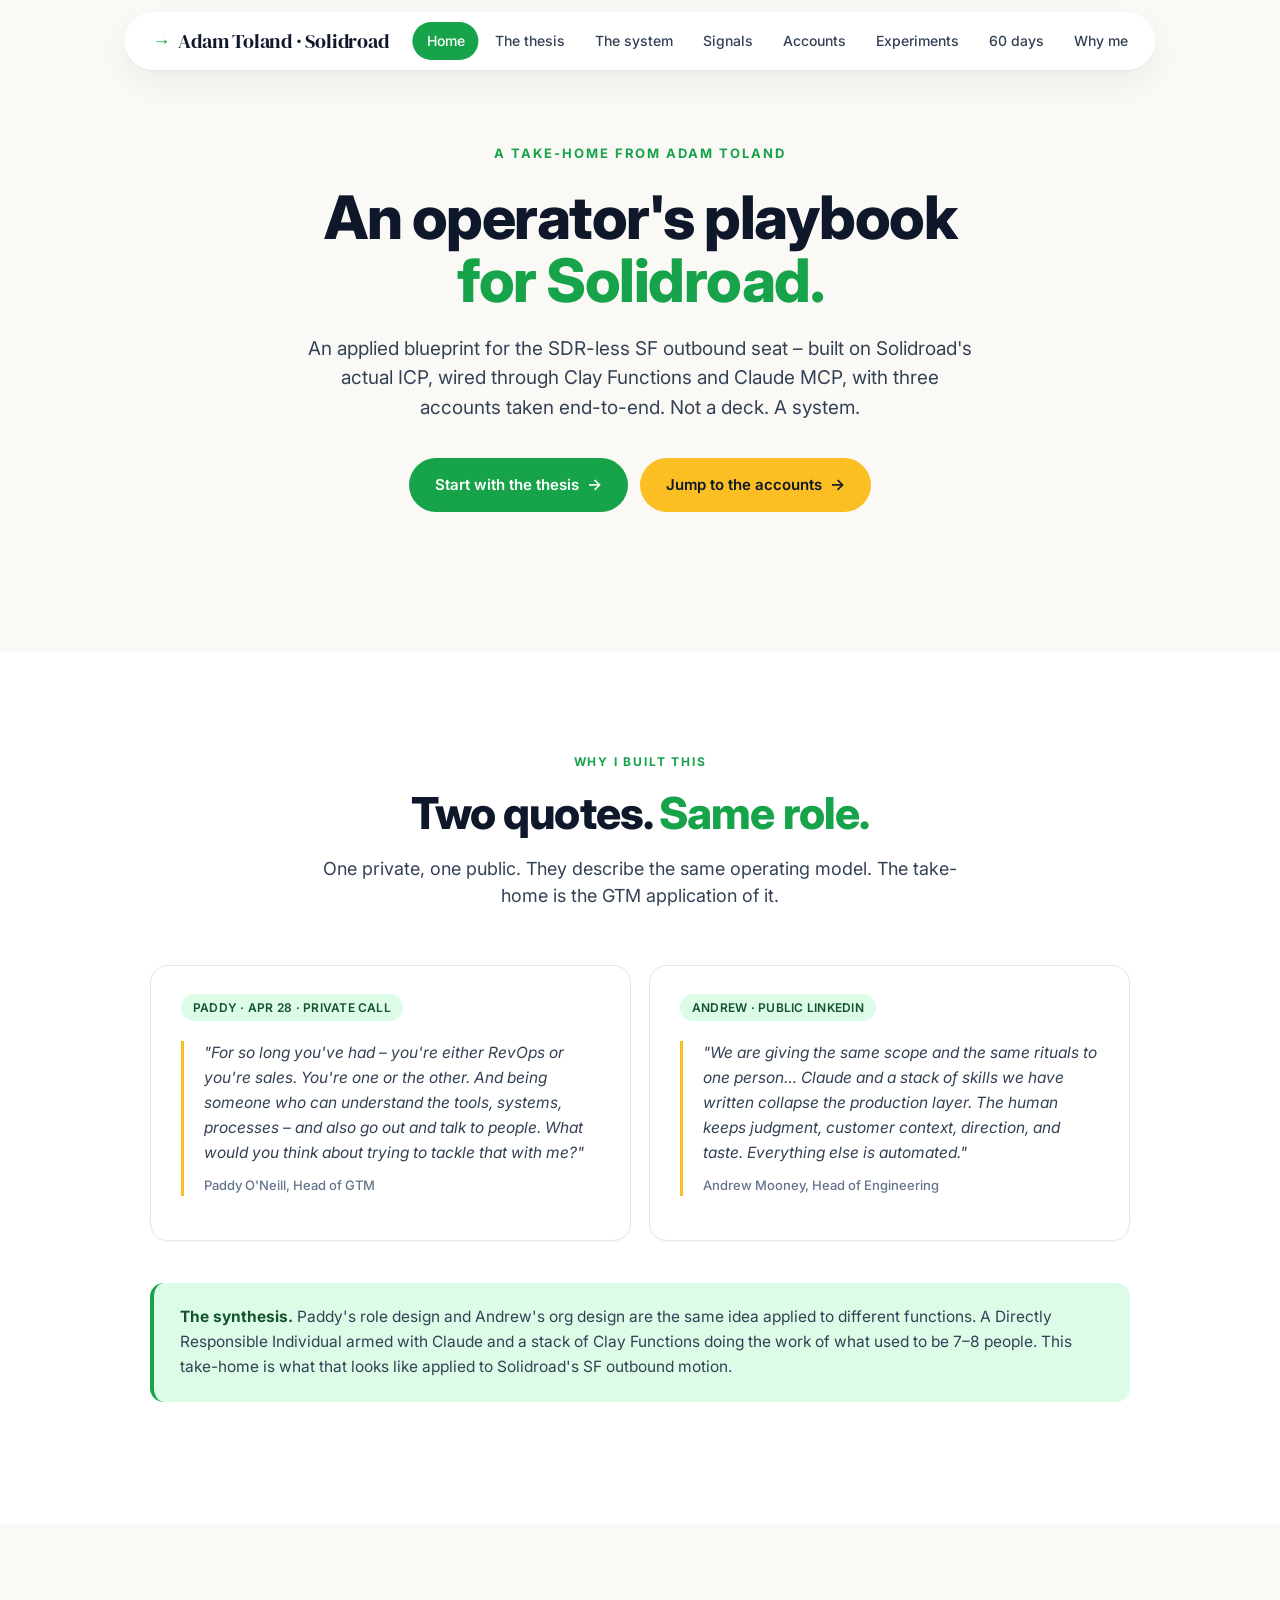
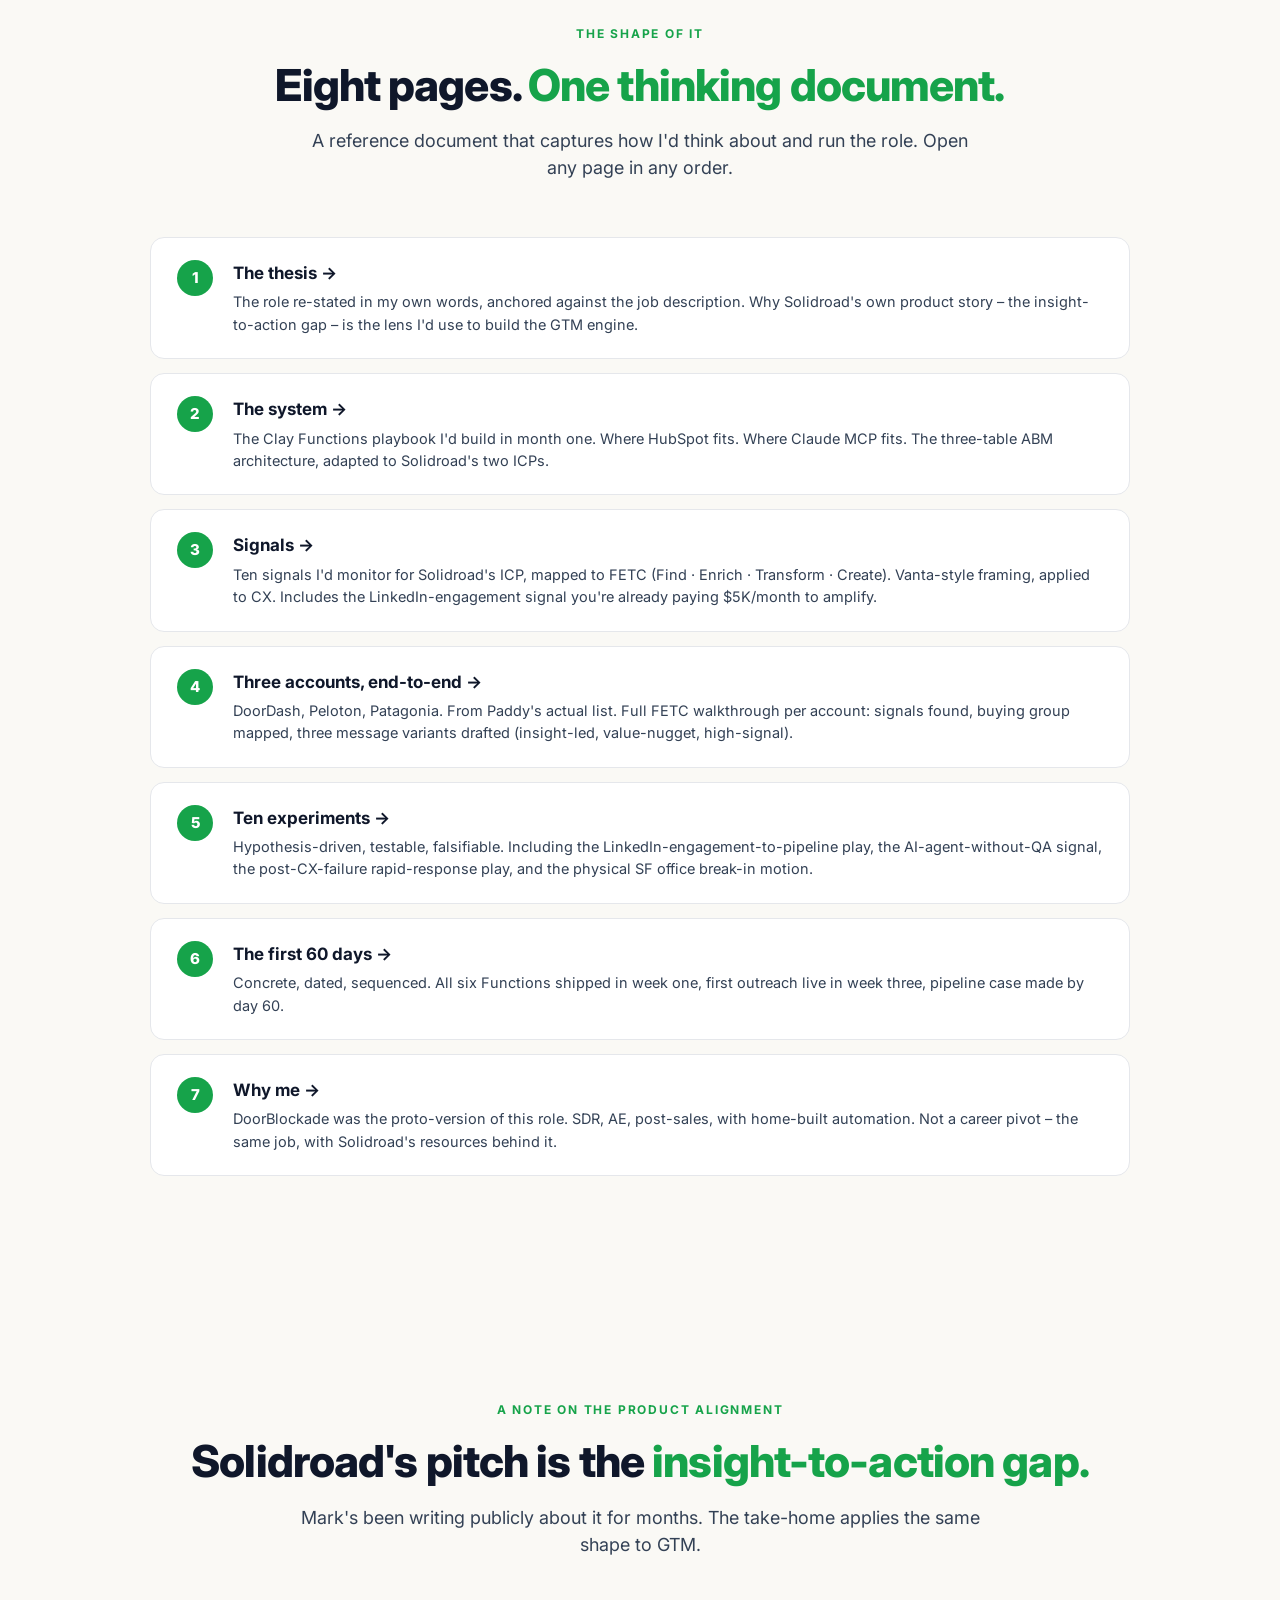
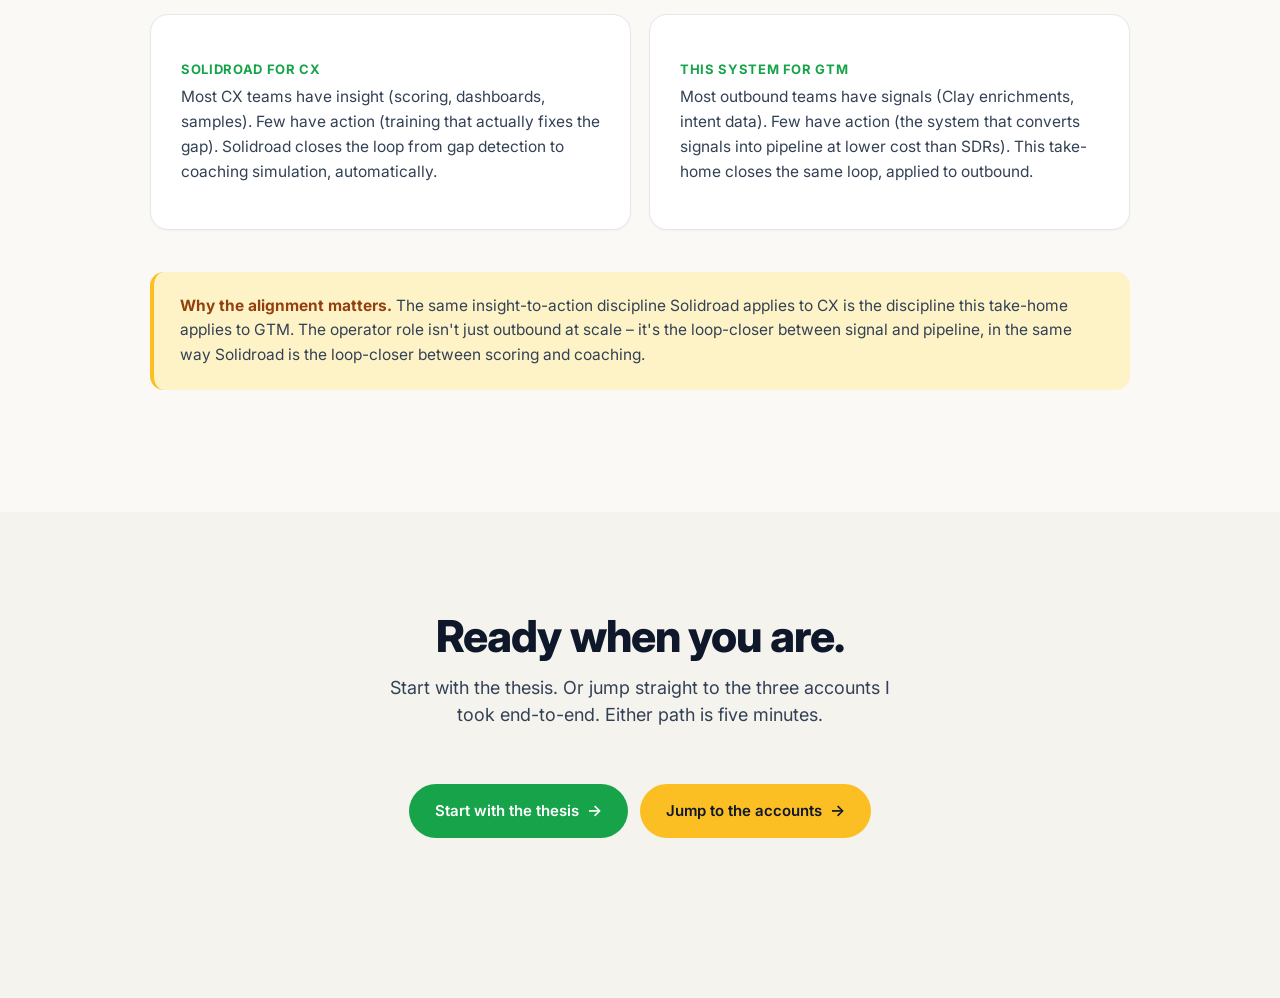
<file: index.html>
<!DOCTYPE html>
<html lang="en">
<head>
<meta charset="UTF-8" />
<meta name="viewport" content="width=device-width, initial-scale=1.0" />
<title>The SDR-less factory – A take-home for Solidroad by Adam Toland</title>
<link rel="stylesheet" href="styles.css" />
</head>
<body>

<header class="topbar">
  <a href="index.html" class="topbar-brand">Adam Toland · Solidroad</a>
  <nav class="nav-pills">
    <a href="index.html" class="active">Home</a>
    <a href="thesis.html">The thesis</a>
    <a href="system.html">The system</a>
    <a href="signals.html">Signals</a>
    <a href="accounts.html">Accounts</a>
    <a href="experiments.html">Experiments</a>
    <a href="plan.html">60 days</a>
    <a href="about.html">Why me</a>
  </nav>
</header>

<section class="hero">
  <div class="hero-inner">
    <div class="hero-eyebrow">A take-home from Adam Toland</div>
    <h1>An operator's playbook <span class="accent">for Solidroad.</span></h1>
    <p class="hero-sub">An applied blueprint for the SDR-less SF outbound seat – built on Solidroad's actual ICP, wired through Clay Functions and Claude MCP, with three accounts taken end-to-end. Not a deck. A system.</p>
    <div class="hero-cta-row">
      <a href="thesis.html" class="btn btn-primary">Start with the thesis</a>
      <a href="accounts.html" class="btn btn-yellow">Jump to the accounts</a>
    </div>
  </div>
</section>

<section class="section white">
  <div class="section-inner">
    <span class="section-eyebrow">Why I built this</span>
    <h2>Two quotes. <span style="color: var(--green-primary)">Same role.</span></h2>
    <p class="section-sub">One private, one public. They describe the same operating model. The take-home is the GTM application of it.</p>

    <div class="card-grid">
      <div class="card">
        <span class="tag">PADDY · APR 28 · PRIVATE CALL</span>
        <div class="spacer-sm"></div>
        <p class="quote-small" style="margin-top:0">"For so long you've had – you're either RevOps or you're sales. You're one or the other. And being someone who can understand the tools, systems, processes – and also go out and talk to people. What would you think about trying to tackle that with me?"
        <span class="quote-attribution">Paddy O'Neill, Head of GTM</span></p>
      </div>
      <div class="card">
        <span class="tag green">ANDREW · PUBLIC LINKEDIN</span>
        <div class="spacer-sm"></div>
        <p class="quote-small" style="margin-top:0">"We are giving the same scope and the same rituals to one person… Claude and a stack of skills we have written collapse the production layer. The human keeps judgment, customer context, direction, and taste. Everything else is automated."
        <span class="quote-attribution">Andrew Mooney, Head of Engineering</span></p>
      </div>
    </div>

    <div class="highlight green">
      <strong>The synthesis.</strong> Paddy's role design and Andrew's org design are the same idea applied to different functions. A Directly Responsible Individual armed with Claude and a stack of Clay Functions doing the work of what used to be 7–8 people. This take-home is what that looks like applied to Solidroad's SF outbound motion.
    </div>
  </div>
</section>

<section class="section">
  <div class="section-inner">
    <span class="section-eyebrow">The shape of it</span>
    <h2>Eight pages. <span class="accent">One thinking document.</span></h2>
    <p class="section-sub">A reference document that captures how I'd think about and run the role. Open any page in any order.</p>

    <div class="steps">
      <a href="thesis.html" class="step" style="text-decoration:none; color:inherit;">
        <div class="step-num">1</div>
        <div class="step-body">
          <div class="step-title">The thesis →</div>
          <div class="step-desc">The role re-stated in my own words, anchored against the job description. Why Solidroad's own product story – the insight-to-action gap – is the lens I'd use to build the GTM engine.</div>
        </div>
      </a>
      <a href="system.html" class="step" style="text-decoration:none; color:inherit;">
        <div class="step-num">2</div>
        <div class="step-body">
          <div class="step-title">The system →</div>
          <div class="step-desc">The Clay Functions playbook I'd build in month one. Where HubSpot fits. Where Claude MCP fits. The three-table ABM architecture, adapted to Solidroad's two ICPs.</div>
        </div>
      </a>
      <a href="signals.html" class="step" style="text-decoration:none; color:inherit;">
        <div class="step-num">3</div>
        <div class="step-body">
          <div class="step-title">Signals →</div>
          <div class="step-desc">Ten signals I'd monitor for Solidroad's ICP, mapped to FETC (Find · Enrich · Transform · Create). Vanta-style framing, applied to CX. Includes the LinkedIn-engagement signal you're already paying $5K/month to amplify.</div>
        </div>
      </a>
      <a href="accounts.html" class="step" style="text-decoration:none; color:inherit;">
        <div class="step-num">4</div>
        <div class="step-body">
          <div class="step-title">Three accounts, end-to-end →</div>
          <div class="step-desc">DoorDash, Peloton, Patagonia. From Paddy's actual list. Full FETC walkthrough per account: signals found, buying group mapped, three message variants drafted (insight-led, value-nugget, high-signal).</div>
        </div>
      </a>
      <a href="experiments.html" class="step" style="text-decoration:none; color:inherit;">
        <div class="step-num">5</div>
        <div class="step-body">
          <div class="step-title">Ten experiments →</div>
          <div class="step-desc">Hypothesis-driven, testable, falsifiable. Including the LinkedIn-engagement-to-pipeline play, the AI-agent-without-QA signal, the post-CX-failure rapid-response play, and the physical SF office break-in motion.</div>
        </div>
      </a>
      <a href="plan.html" class="step" style="text-decoration:none; color:inherit;">
        <div class="step-num">6</div>
        <div class="step-body">
          <div class="step-title">The first 60 days →</div>
          <div class="step-desc">Concrete, dated, sequenced. All six Functions shipped in week one, first outreach live in week three, pipeline case made by day 60.</div>
        </div>
      </a>
      <a href="about.html" class="step" style="text-decoration:none; color:inherit;">
        <div class="step-num">7</div>
        <div class="step-body">
          <div class="step-title">Why me →</div>
          <div class="step-desc">DoorBlockade was the proto-version of this role. SDR, AE, post-sales, with home-built automation. Not a career pivot – the same job, with Solidroad's resources behind it.</div>
        </div>
      </a>
    </div>
  </div>
</section>

<section class="section">
  <div class="section-inner">
    <span class="section-eyebrow">A note on the product alignment</span>
    <h2>Solidroad's pitch is the <span class="accent">insight-to-action gap.</span></h2>
    <p class="section-sub">Mark's been writing publicly about it for months. The take-home applies the same shape to GTM.</p>

    <div class="card-grid">
      <div class="card">
        <h4>Solidroad for CX</h4>
        <p>Most CX teams have insight (scoring, dashboards, samples). Few have action (training that actually fixes the gap). Solidroad closes the loop from gap detection to coaching simulation, automatically.</p>
      </div>
      <div class="card">
        <h4>This system for GTM</h4>
        <p>Most outbound teams have signals (Clay enrichments, intent data). Few have action (the system that converts signals into pipeline at lower cost than SDRs). This take-home closes the same loop, applied to outbound.</p>
      </div>
    </div>

    <div class="highlight yellow">
      <strong>Why the alignment matters.</strong> The same insight-to-action discipline Solidroad applies to CX is the discipline this take-home applies to GTM. The operator role isn't just outbound at scale – it's the loop-closer between signal and pipeline, in the same way Solidroad is the loop-closer between scoring and coaching.
    </div>
  </div>
</section>

<section class="section soft">
  <div class="section-inner center">
    <h2 style="margin-bottom:14px">Ready when you are.</h2>
    <p class="section-sub" style="max-width:540px">Start with the thesis. Or jump straight to the three accounts I took end-to-end. Either path is five minutes.</p>
    <div class="hero-cta-row">
      <a href="thesis.html" class="btn btn-primary">Start with the thesis</a>
      <a href="accounts.html" class="btn btn-yellow">Jump to the accounts</a>
    </div>
  </div>
</section>

</body>
</html>
</file>
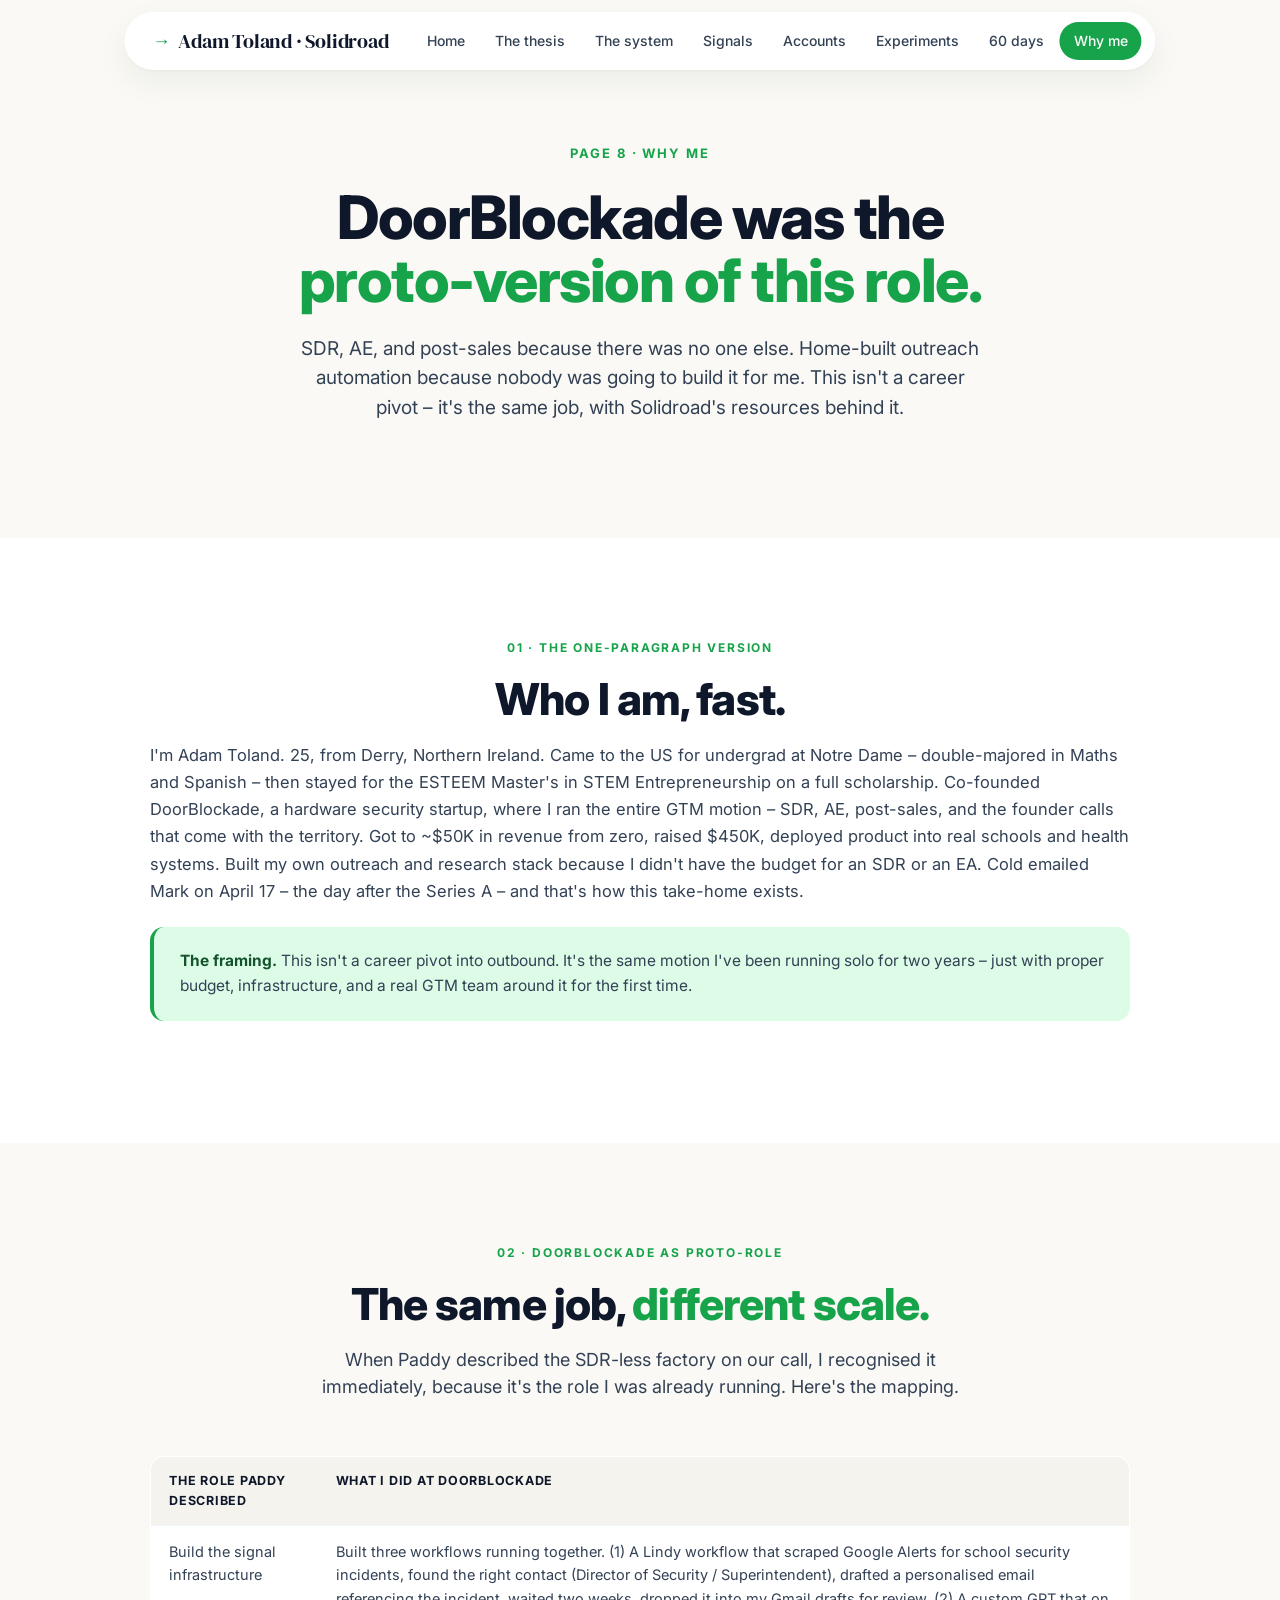
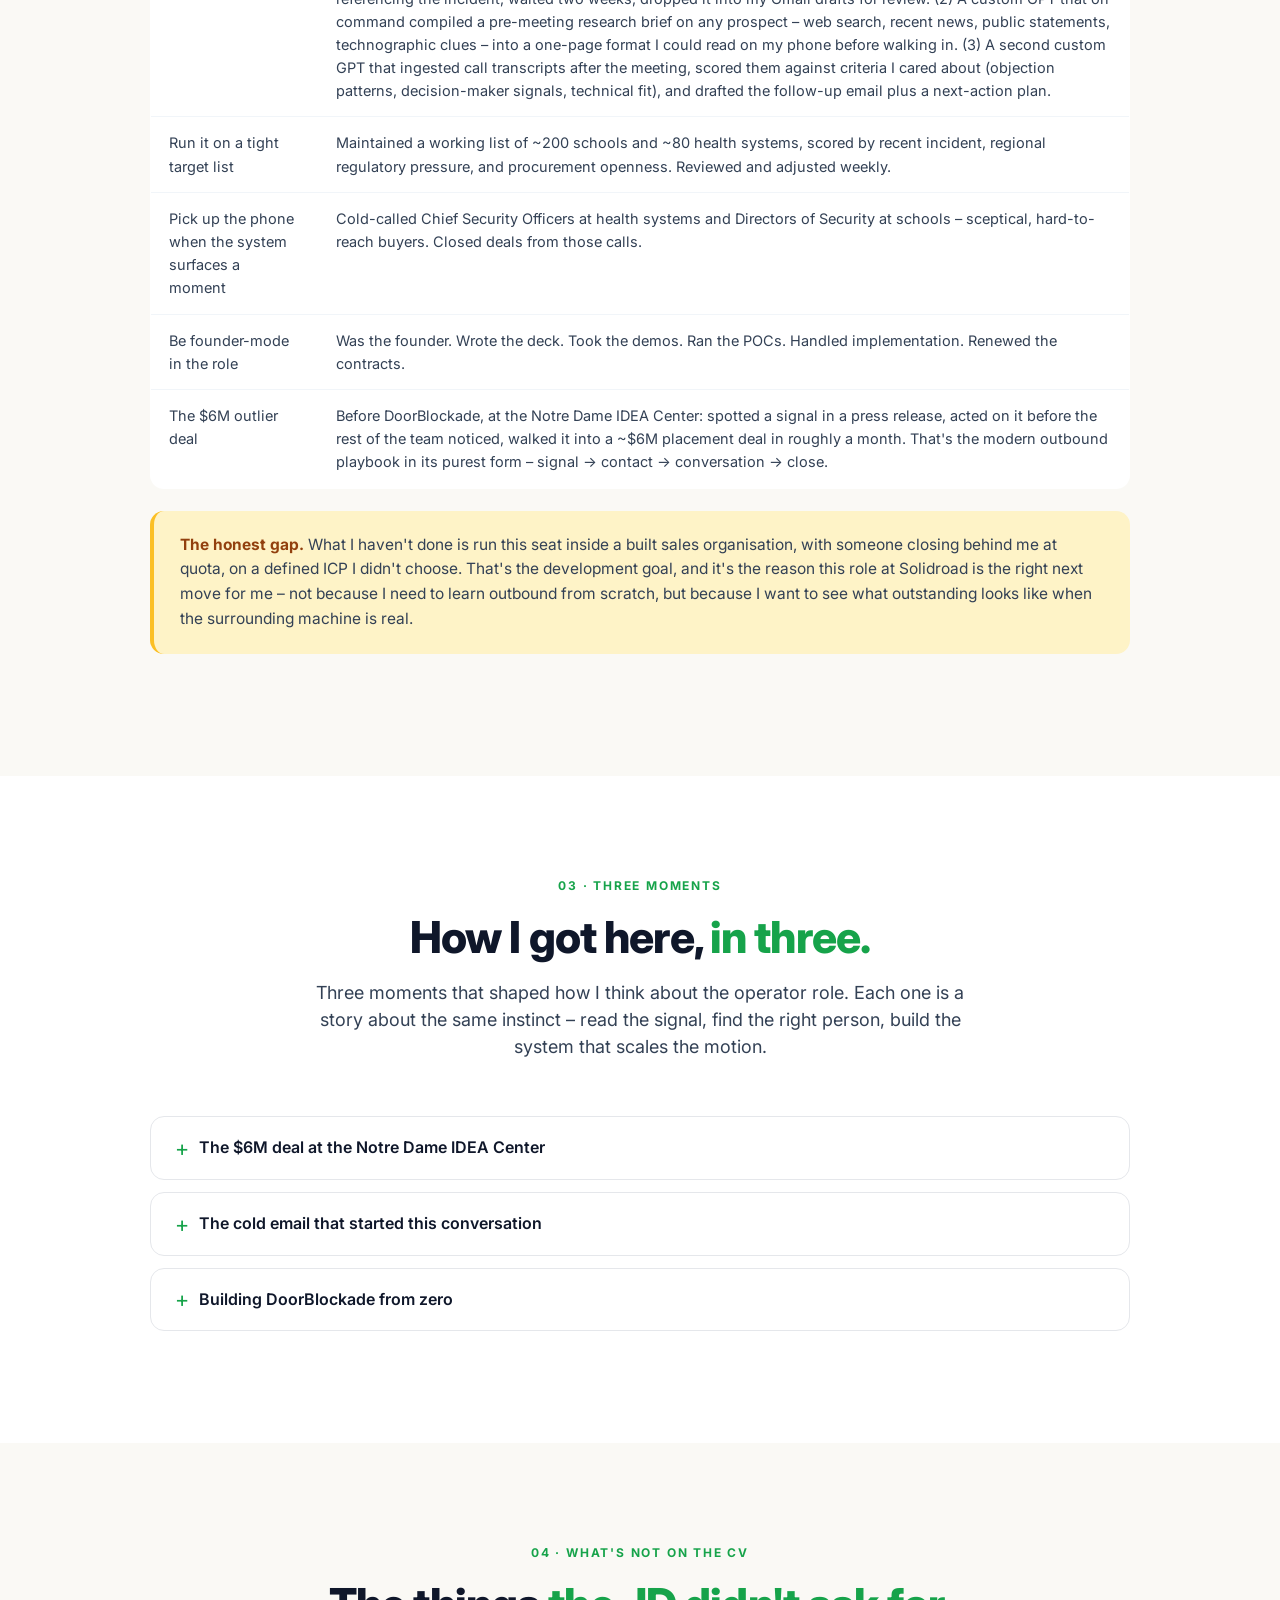
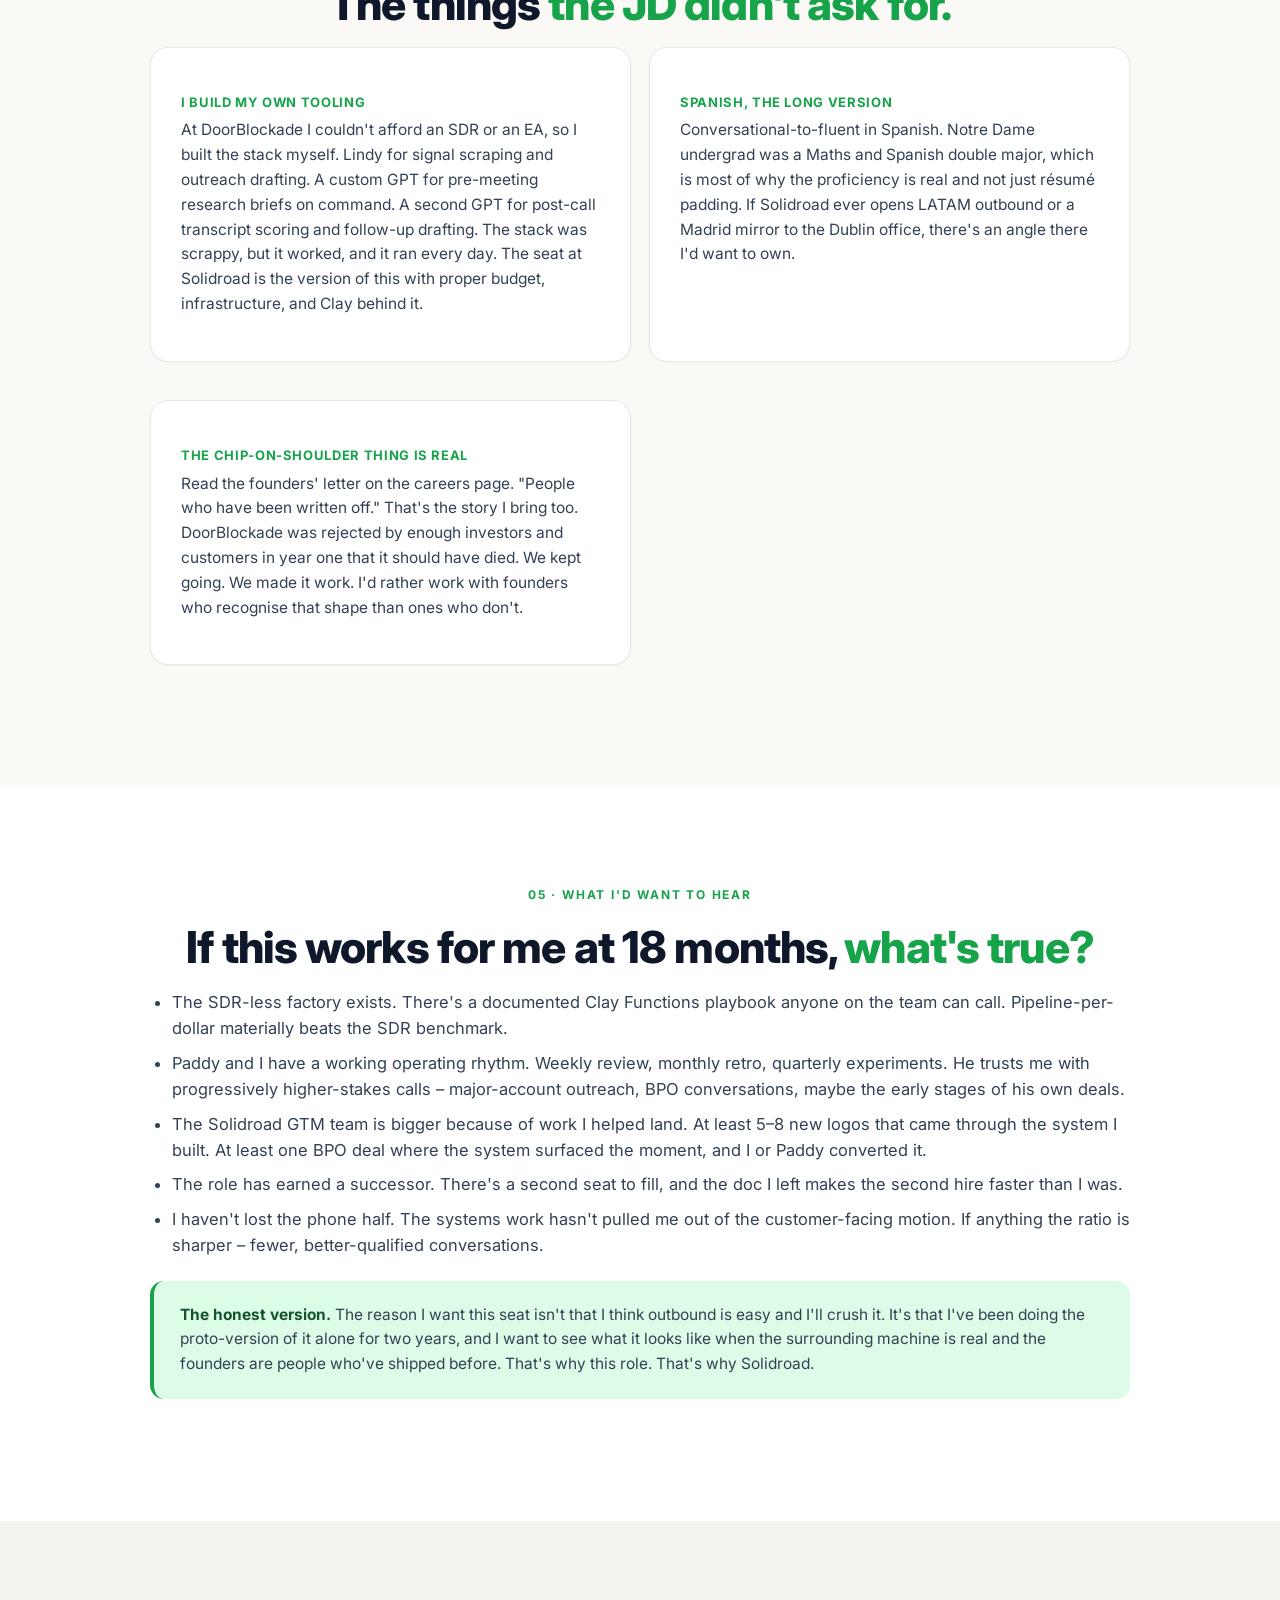
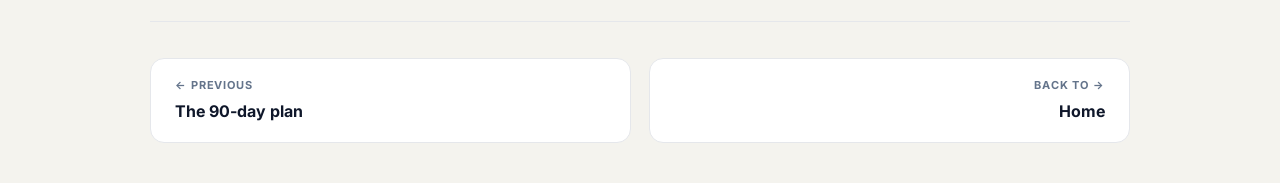
<file: about.html>
<!DOCTYPE html>
<html lang="en">
<head>
<meta charset="UTF-8" />
<meta name="viewport" content="width=device-width, initial-scale=1.0" />
<title>Why me – Solidroad take-home</title>
<link rel="stylesheet" href="styles.css" />
</head>
<body>

<header class="topbar">
  <a href="index.html" class="topbar-brand">Adam Toland · Solidroad</a>
  <nav class="nav-pills">
    <a href="index.html">Home</a>
    <a href="thesis.html">The thesis</a>
    <a href="system.html">The system</a>
    <a href="signals.html">Signals</a>
    <a href="accounts.html">Accounts</a>
    <a href="experiments.html">Experiments</a>
    <a href="plan.html">60 days</a>
    <a href="about.html" class="active">Why me</a>
  </nav>
</header>

<section class="hero">
  <div class="hero-inner">
    <div class="hero-eyebrow">Page 8 · Why me</div>
    <h1>DoorBlockade was the <span class="accent">proto-version of this role.</span></h1>
    <p class="hero-sub">SDR, AE, and post-sales because there was no one else. Home-built outreach automation because nobody was going to build it for me. This isn't a career pivot – it's the same job, with Solidroad's resources behind it.</p>
  </div>
</section>

<section class="section white">
  <div class="section-inner">
    <span class="section-eyebrow">01 · the one-paragraph version</span>
    <h2>Who I am, fast.</h2>

    <p>I'm Adam Toland. 25, from Derry, Northern Ireland. Came to the US for undergrad at Notre Dame – double-majored in Maths and Spanish – then stayed for the ESTEEM Master's in STEM Entrepreneurship on a full scholarship. Co-founded DoorBlockade, a hardware security startup, where I ran the entire GTM motion – SDR, AE, post-sales, and the founder calls that come with the territory. Got to ~$50K in revenue from zero, raised $450K, deployed product into real schools and health systems. Built my own outreach and research stack because I didn't have the budget for an SDR or an EA. Cold emailed Mark on April 17 – the day after the Series A – and that's how this take-home exists.</p>

    <div class="highlight green">
      <strong>The framing.</strong> This isn't a career pivot into outbound. It's the same motion I've been running solo for two years – just with proper budget, infrastructure, and a real GTM team around it for the first time.
    </div>
  </div>
</section>

<section class="section">
  <div class="section-inner">
    <span class="section-eyebrow">02 · doorblockade as proto-role</span>
    <h2>The same job, <span class="accent">different scale.</span></h2>
    <p class="section-sub">When Paddy described the SDR-less factory on our call, I recognised it immediately, because it's the role I was already running. Here's the mapping.</p>

    <table>
      <tr><th>The role Paddy described</th><th>What I did at DoorBlockade</th></tr>
      <tr>
        <td>Build the signal infrastructure</td>
        <td>Built three workflows running together. (1) A Lindy workflow that scraped Google Alerts for school security incidents, found the right contact (Director of Security / Superintendent), drafted a personalised email referencing the incident, waited two weeks, dropped it into my Gmail drafts for review. (2) A custom GPT that on command compiled a pre-meeting research brief on any prospect – web search, recent news, public statements, technographic clues – into a one-page format I could read on my phone before walking in. (3) A second custom GPT that ingested call transcripts after the meeting, scored them against criteria I cared about (objection patterns, decision-maker signals, technical fit), and drafted the follow-up email plus a next-action plan.</td>
      </tr>
      <tr>
        <td>Run it on a tight target list</td>
        <td>Maintained a working list of ~200 schools and ~80 health systems, scored by recent incident, regional regulatory pressure, and procurement openness. Reviewed and adjusted weekly.</td>
      </tr>
      <tr>
        <td>Pick up the phone when the system surfaces a moment</td>
        <td>Cold-called Chief Security Officers at health systems and Directors of Security at schools – sceptical, hard-to-reach buyers. Closed deals from those calls.</td>
      </tr>
      <tr>
        <td>Be founder-mode in the role</td>
        <td>Was the founder. Wrote the deck. Took the demos. Ran the POCs. Handled implementation. Renewed the contracts.</td>
      </tr>
      <tr>
        <td>The $6M outlier deal</td>
        <td>Before DoorBlockade, at the Notre Dame IDEA Center: spotted a signal in a press release, acted on it before the rest of the team noticed, walked it into a ~$6M placement deal in roughly a month. That's the modern outbound playbook in its purest form – signal → contact → conversation → close.</td>
      </tr>
    </table>

    <div class="highlight yellow">
      <strong>The honest gap.</strong> What I haven't done is run this seat inside a built sales organisation, with someone closing behind me at quota, on a defined ICP I didn't choose. That's the development goal, and it's the reason this role at Solidroad is the right next move for me – not because I need to learn outbound from scratch, but because I want to see what outstanding looks like when the surrounding machine is real.
    </div>
  </div>
</section>

<section class="section white">
  <div class="section-inner">
    <span class="section-eyebrow">03 · three moments</span>
    <h2>How I got here, <span class="accent">in three.</span></h2>
    <p class="section-sub">Three moments that shaped how I think about the operator role. Each one is a story about the same instinct – read the signal, find the right person, build the system that scales the motion.</p>

    <details>
      <summary>The $6M deal at the Notre Dame IDEA Center</summary>
      <div class="detail-body">
        <p>Second year of undergrad, working at the Notre Dame IDEA Center on real corporate placement deals. The team was working through a target list the conventional way – phone, email, conferences. Methodical, but slow.</p>
        <p>I spotted a signal in a public press release that the rest of the team hadn't acted on. Identified the right contact inside the organisation, wrote the outreach myself, got the meeting within a week. Closed a roughly $6M placement deal in about a month. The deal wasn't on the team's radar before the signal fired.</p>
        <p>The motion the GTM-operator role is built around – read the signal, find the right person, write the message that gets the reply – is the motion I've been running since I was 21. The tooling has gotten better. The instinct is the same.</p>
      </div>
    </details>

    <details>
      <summary>The cold email that started this conversation</summary>
      <div class="detail-body">
        <p>April 16, 2026: Solidroad announces the $25M Series A. I wrote a personalised cold email to Mark the next morning – referenced the Series A, the role I'd seen on Ashby, and a specific reason I thought I'd be a fit. Sent it.</p>
        <p>Mark replied. Ten-minute call with him. Thirty-minute call with Paddy. Paddy's follow-up email to Mark, with me cc'd: <em>"I think we could find something groundbreaking, provided there is a good fit."</em> Onsite scheduled.</p>
        <p>If the question is whether I can run outbound for Solidroad, the answer is in the inbox the role is now hiring against.</p>
      </div>
    </details>

    <details>
      <summary>Building DoorBlockade from zero</summary>
      <div class="detail-body">
        <p>Hardware security startup. No brand, no playbook, no revenue. ICP was Directors of Security at schools and Chief Security Officers at health systems – sceptical buyers who didn't know they had a budget for the category.</p>
        <p>I ran the full motion solo. Cold calls, cold emails, conferences, door-to-door visits in person. Built the Lindy workflow that scraped Google Alerts for security incidents and drafted personalised outreach automatically. Built a pre-meeting research GPT that compiled a one-page brief on any prospect on command. Built a second GPT that scored call transcripts after the fact and drafted the follow-up plan. The stack was scrappy, but it ran every day, and it produced.</p>
        <p>Got to roughly $50K revenue in a few months, raised $450K, deployed hardware in real schools and health systems. The role we're discussing is the version of this with proper budget, infrastructure, and Clay behind it.</p>
      </div>
    </details>
  </div>
</section>

<section class="section">
  <div class="section-inner">
    <span class="section-eyebrow">04 · what's not on the CV</span>
    <h2>The things <span class="accent">the JD didn't ask for.</span></h2>

    <div class="card-grid">
      <div class="card">
        <h4>I build my own tooling</h4>
        <p>At DoorBlockade I couldn't afford an SDR or an EA, so I built the stack myself. Lindy for signal scraping and outreach drafting. A custom GPT for pre-meeting research briefs on command. A second GPT for post-call transcript scoring and follow-up drafting. The stack was scrappy, but it worked, and it ran every day. The seat at Solidroad is the version of this with proper budget, infrastructure, and Clay behind it.</p>
      </div>
      <div class="card">
        <h4>Spanish, the long version</h4>
        <p>Conversational-to-fluent in Spanish. Notre Dame undergrad was a Maths and Spanish double major, which is most of why the proficiency is real and not just résumé padding. If Solidroad ever opens LATAM outbound or a Madrid mirror to the Dublin office, there's an angle there I'd want to own.</p>
      </div>
      <div class="card">
        <h4>The chip-on-shoulder thing is real</h4>
        <p>Read the founders' letter on the careers page. "People who have been written off." That's the story I bring too. DoorBlockade was rejected by enough investors and customers in year one that it should have died. We kept going. We made it work. I'd rather work with founders who recognise that shape than ones who don't.</p>
      </div>
    </div>
  </div>
</section>

<section class="section white">
  <div class="section-inner">
    <span class="section-eyebrow">05 · what i'd want to hear</span>
    <h2>If this works for me at 18 months, <span class="accent">what's true?</span></h2>

    <ul>
      <li>The SDR-less factory exists. There's a documented Clay Functions playbook anyone on the team can call. Pipeline-per-dollar materially beats the SDR benchmark.</li>
      <li>Paddy and I have a working operating rhythm. Weekly review, monthly retro, quarterly experiments. He trusts me with progressively higher-stakes calls – major-account outreach, BPO conversations, maybe the early stages of his own deals.</li>
      <li>The Solidroad GTM team is bigger because of work I helped land. At least 5–8 new logos that came through the system I built. At least one BPO deal where the system surfaced the moment, and I or Paddy converted it.</li>
      <li>The role has earned a successor. There's a second seat to fill, and the doc I left makes the second hire faster than I was.</li>
      <li>I haven't lost the phone half. The systems work hasn't pulled me out of the customer-facing motion. If anything the ratio is sharper – fewer, better-qualified conversations.</li>
    </ul>

    <div class="highlight green">
      <strong>The honest version.</strong> The reason I want this seat isn't that I think outbound is easy and I'll crush it. It's that I've been doing the proto-version of it alone for two years, and I want to see what it looks like when the surrounding machine is real and the founders are people who've shipped before. That's why this role. That's why Solidroad.
    </div>
  </div>
</section>

<div class="section soft" style="padding: 40px 24px;">
  <div class="footer-nav">
    <a href="plan.html">
      <span class="label">← Previous</span>
      <span class="title">The 90-day plan</span>
    </a>
    <a href="index.html" class="next">
      <span class="label">Back to →</span>
      <span class="title">Home</span>
    </a>
  </div>
</div>

</body>
</html>
</file>
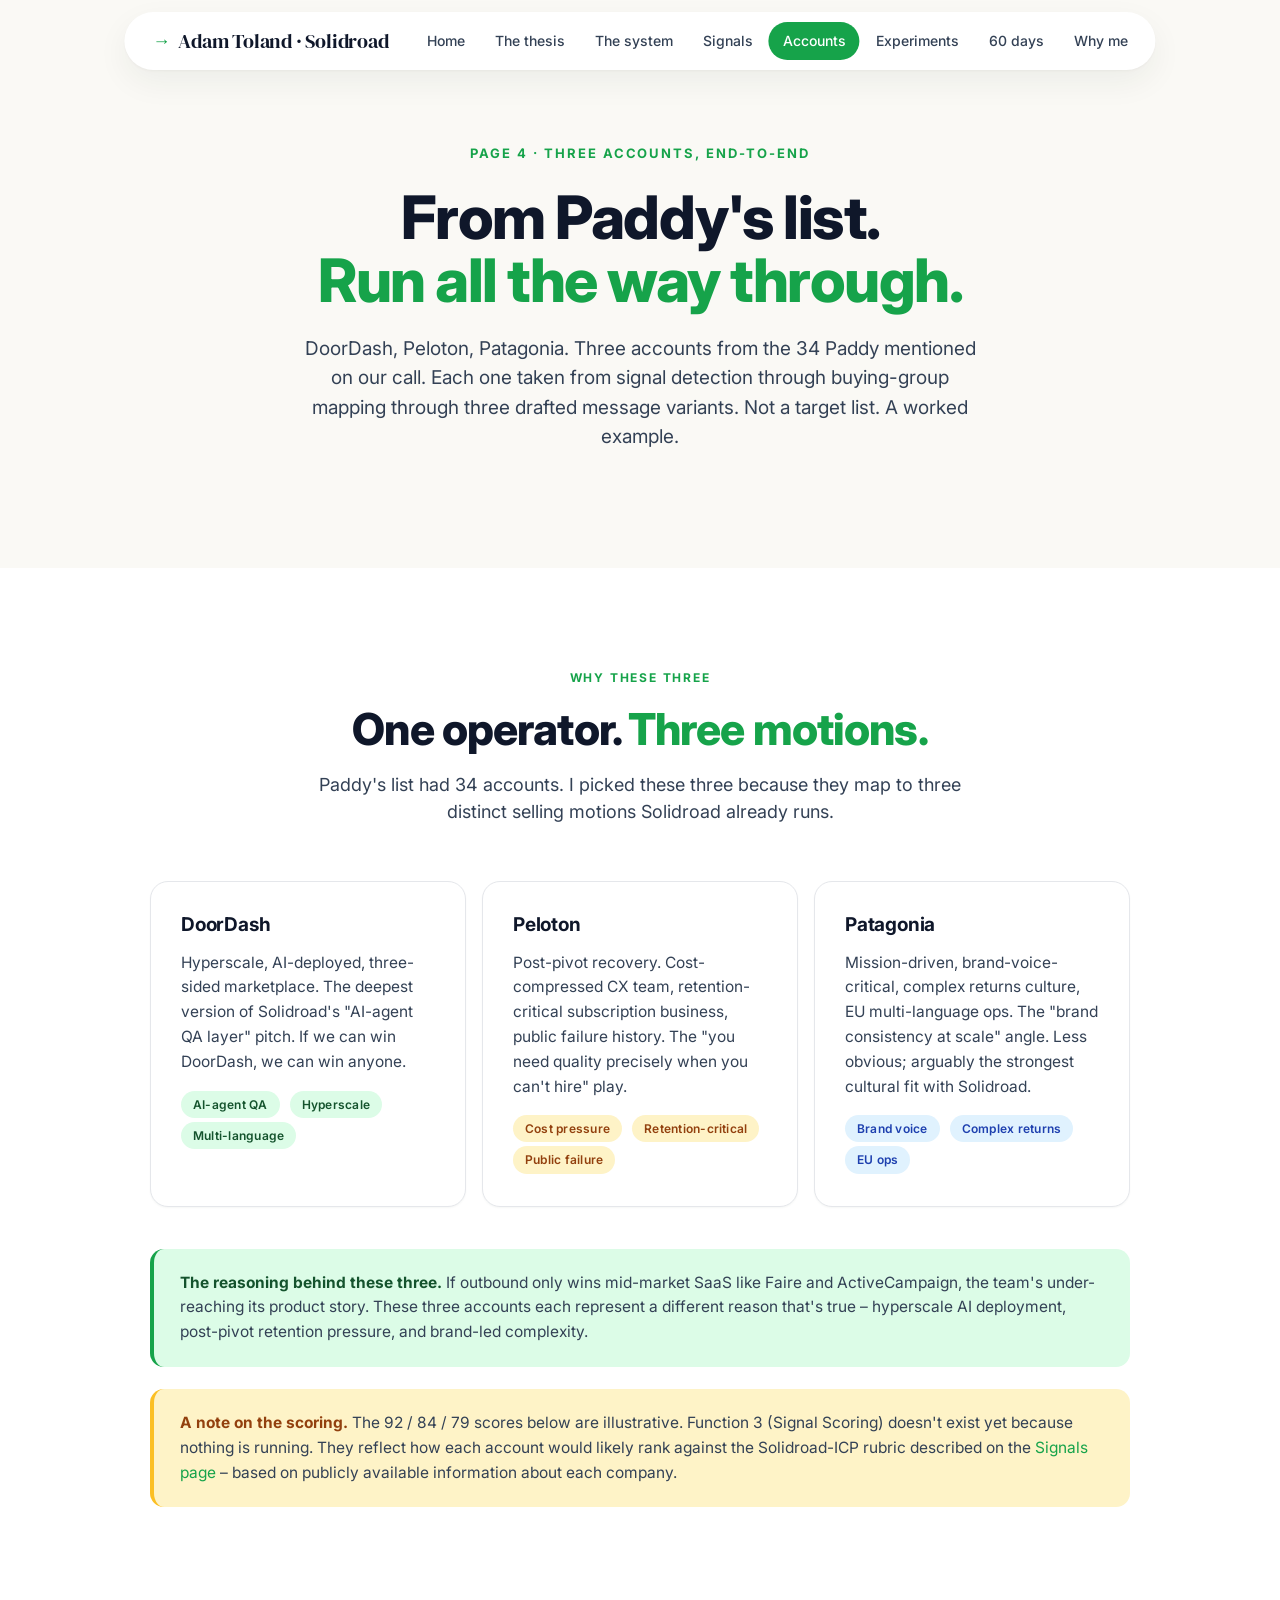
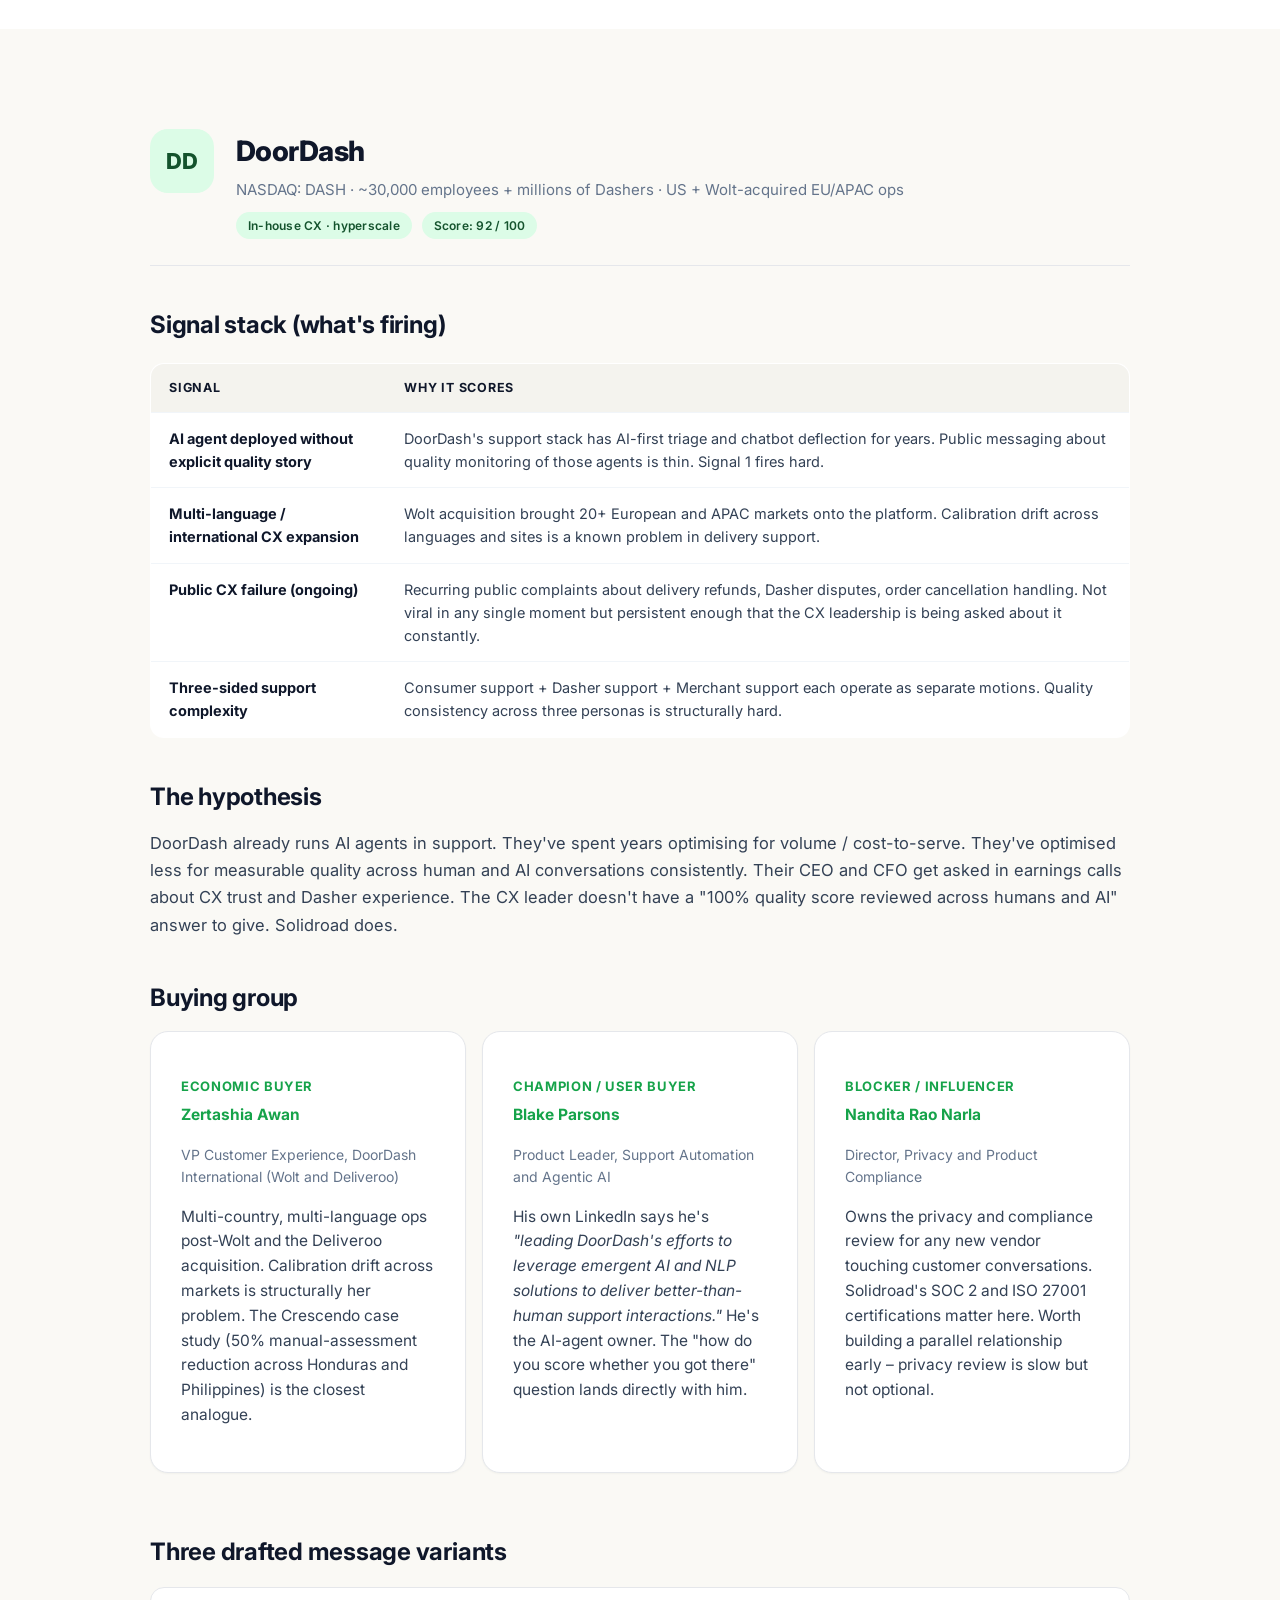
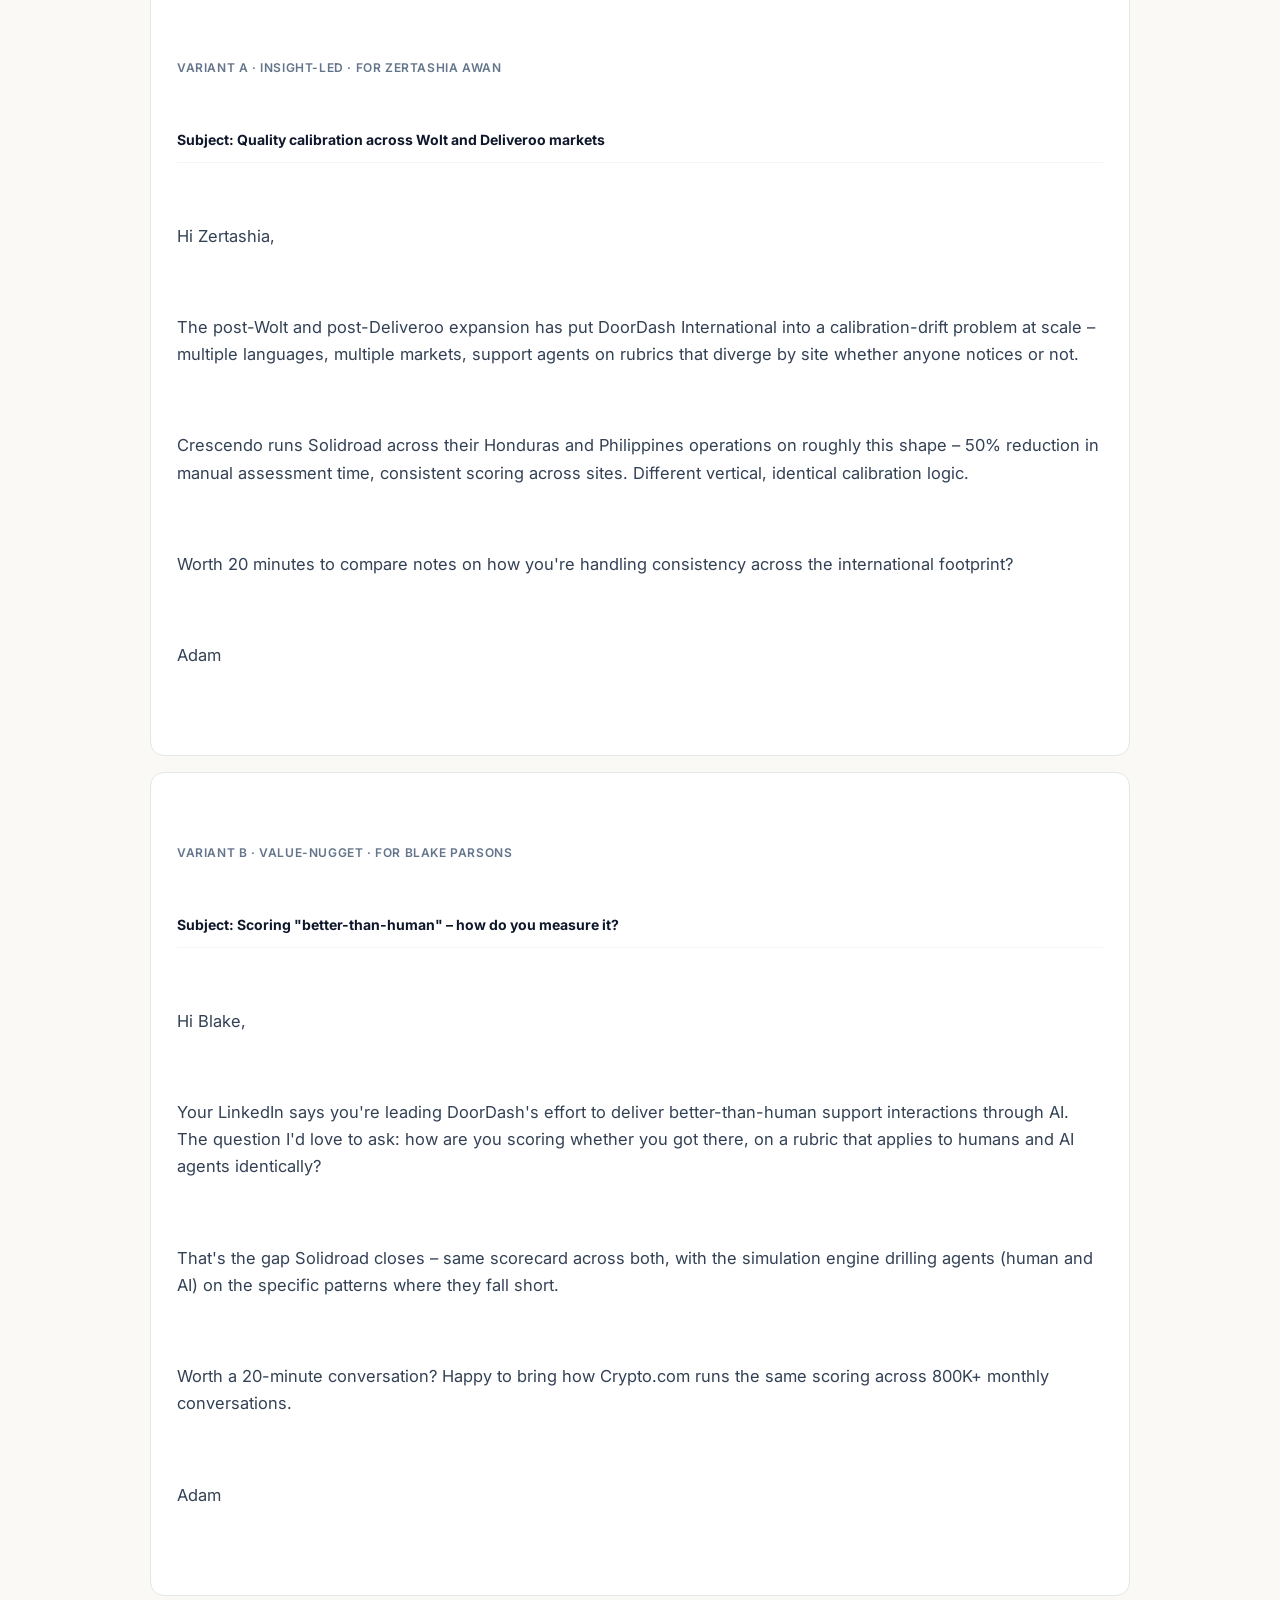
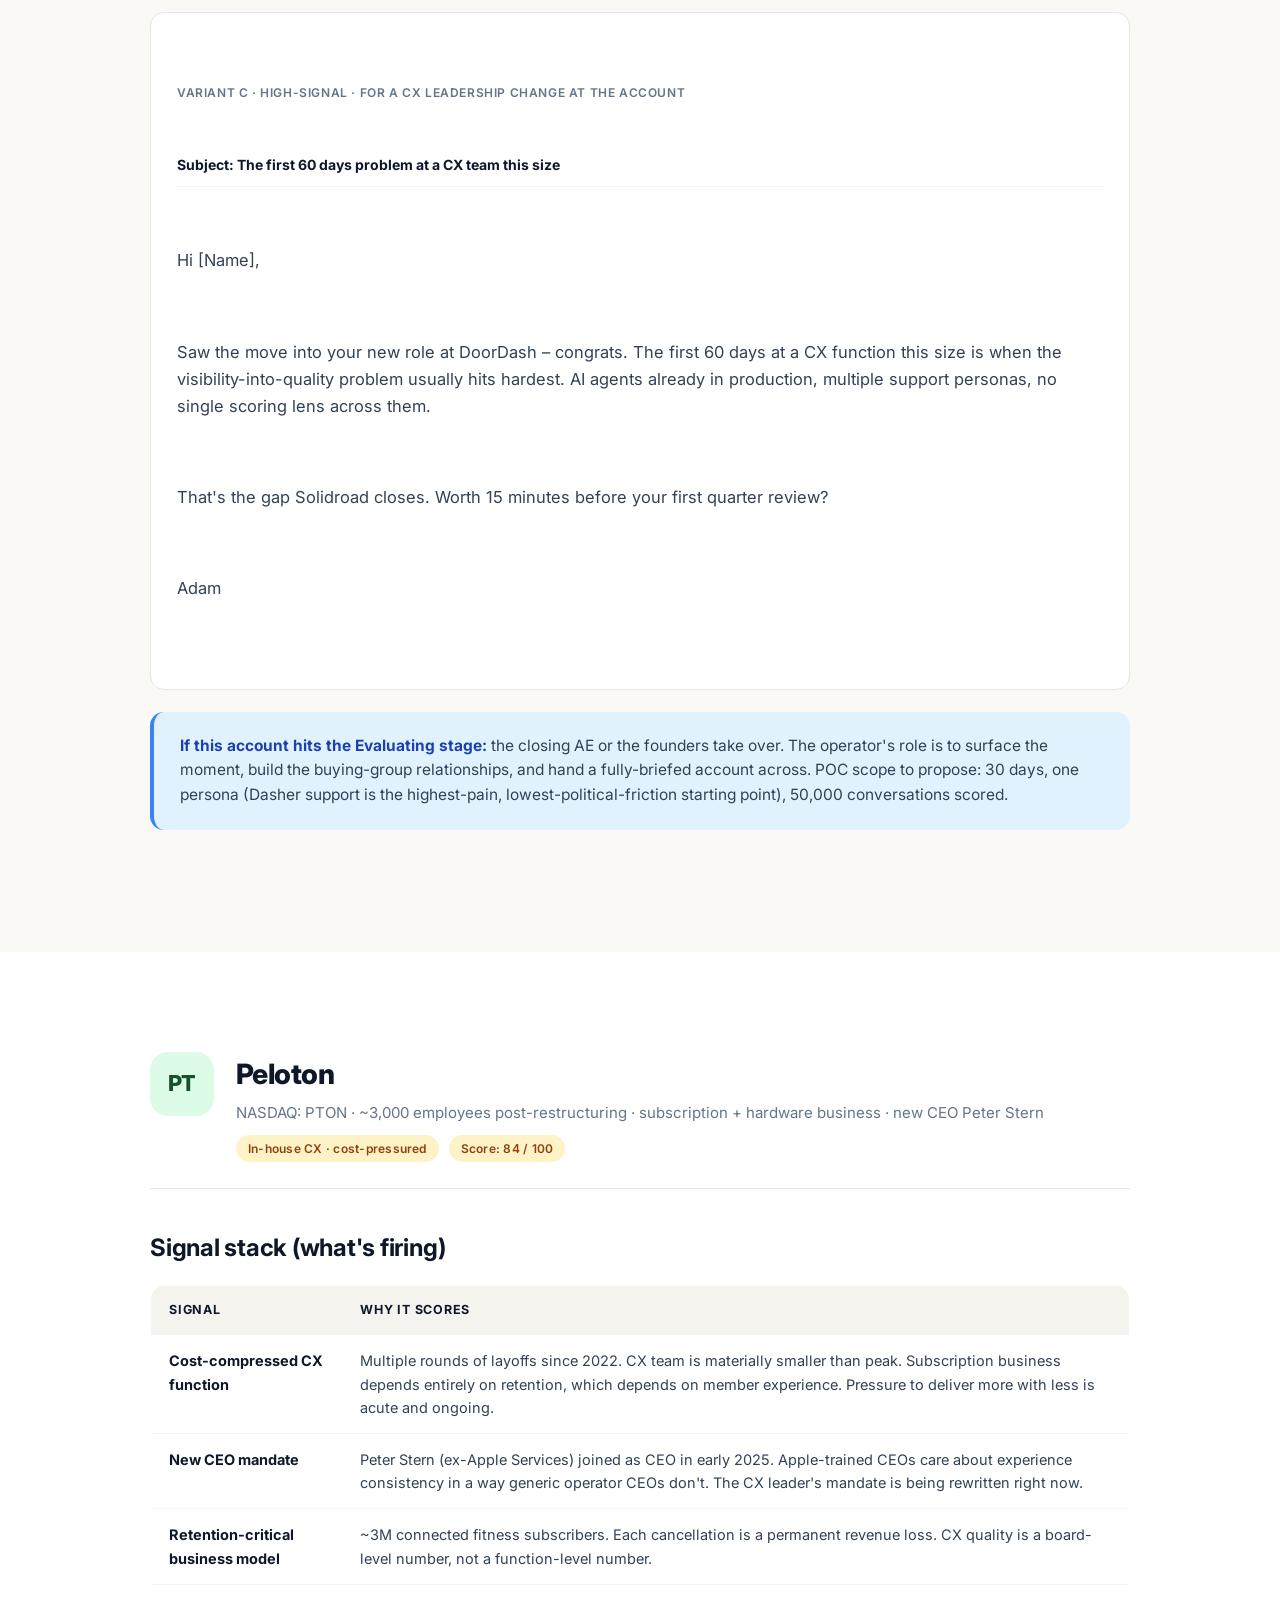
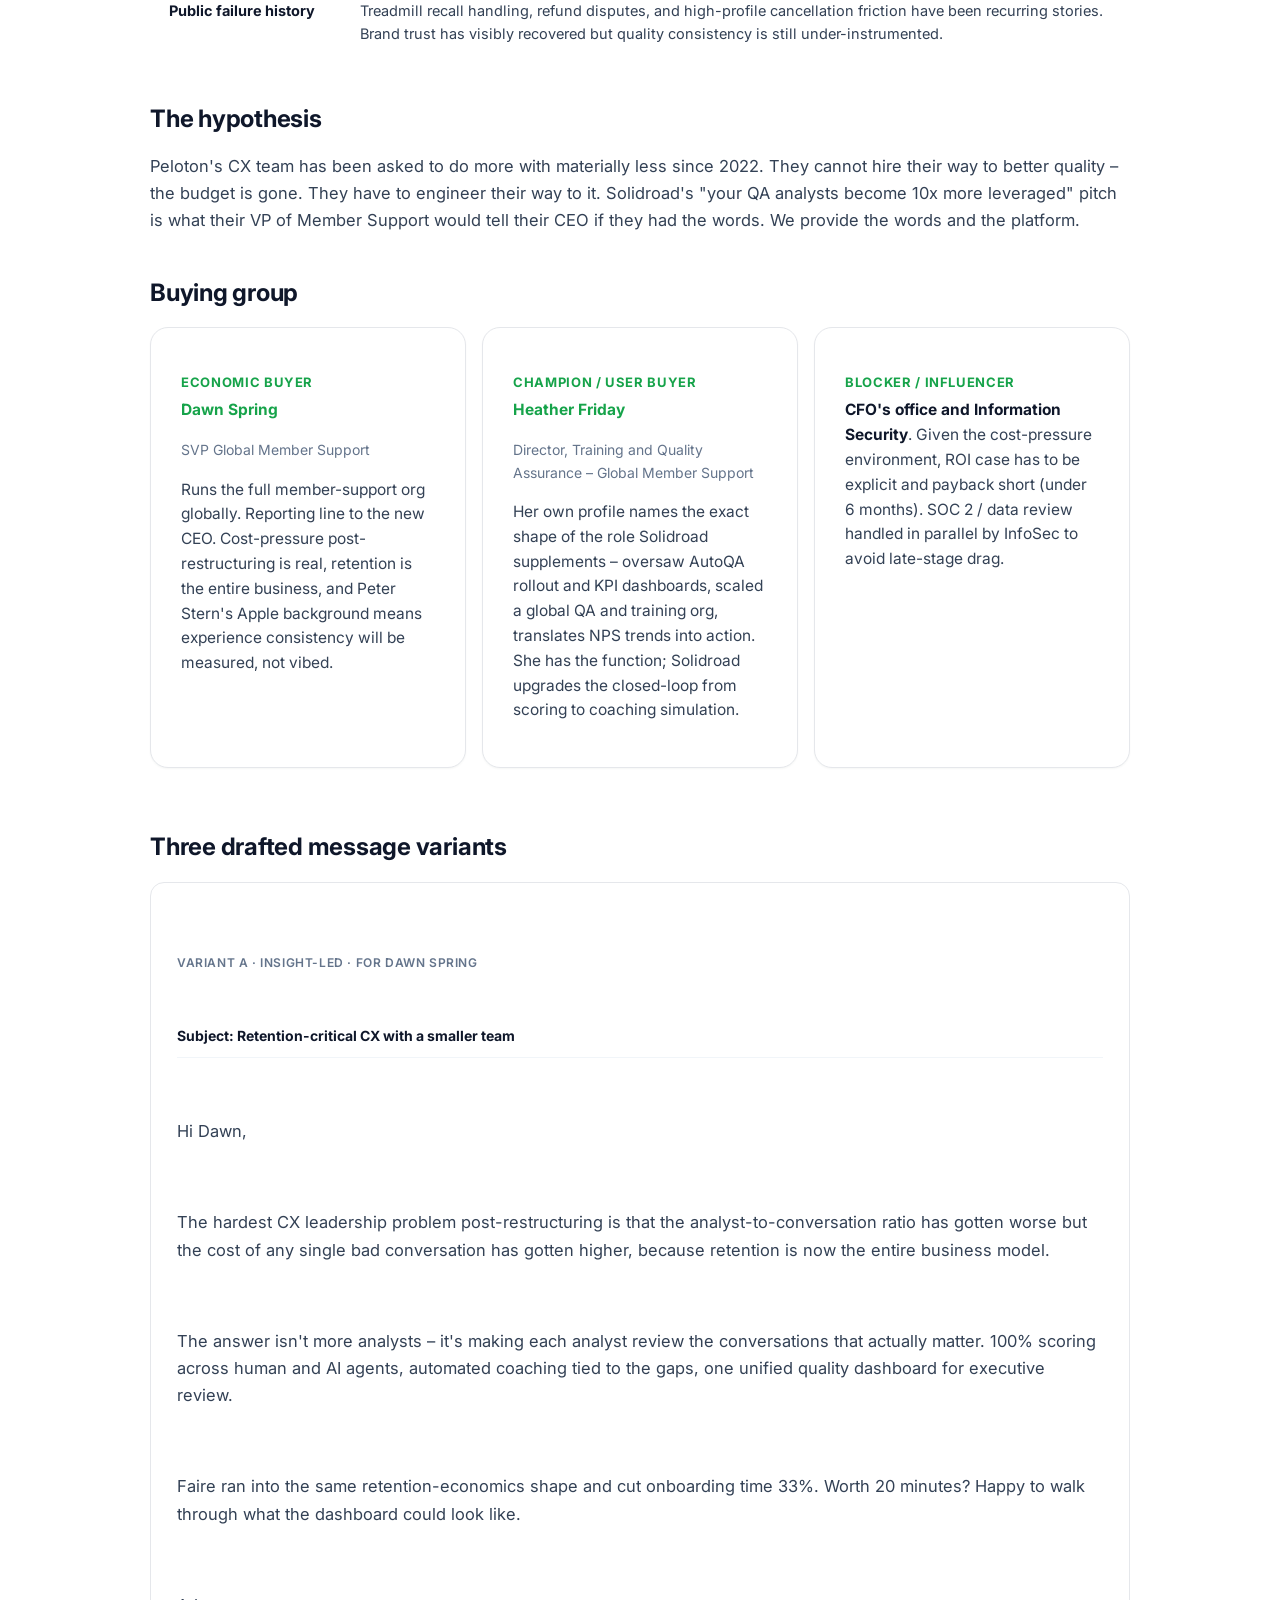
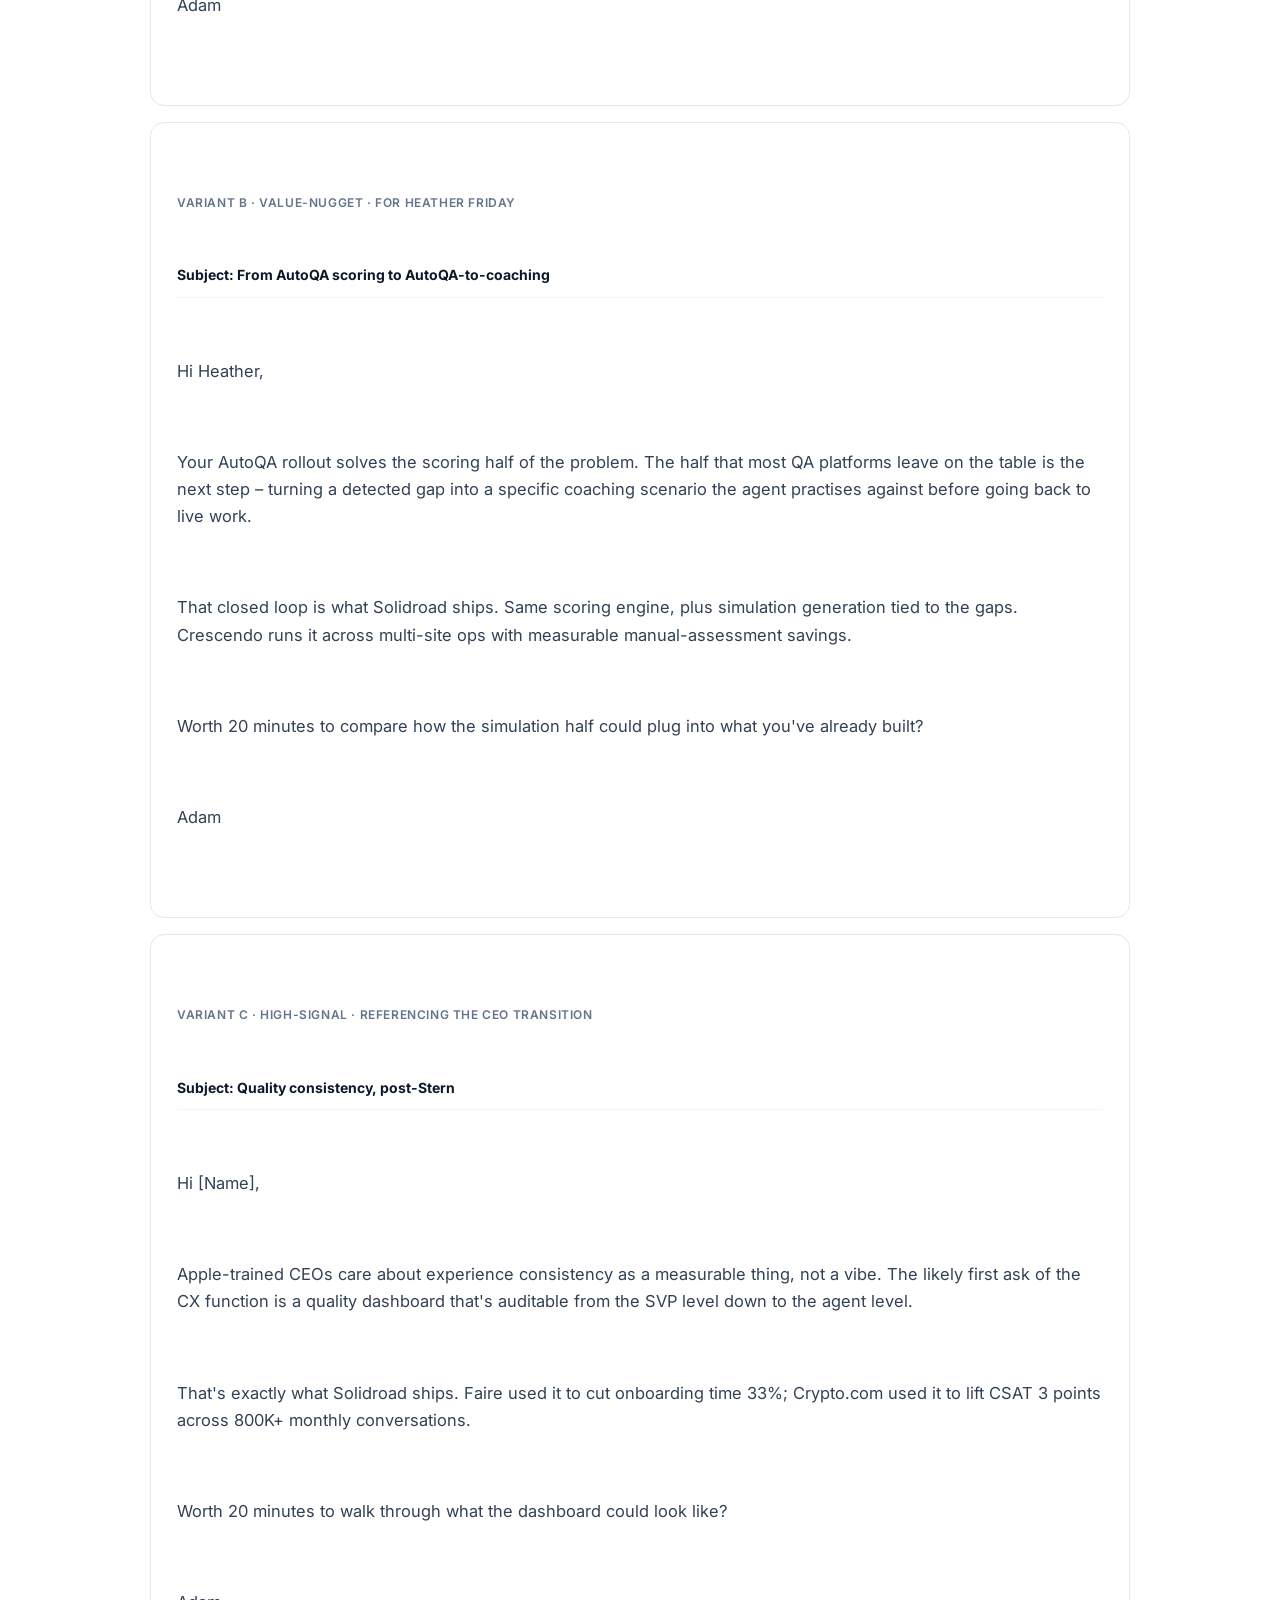
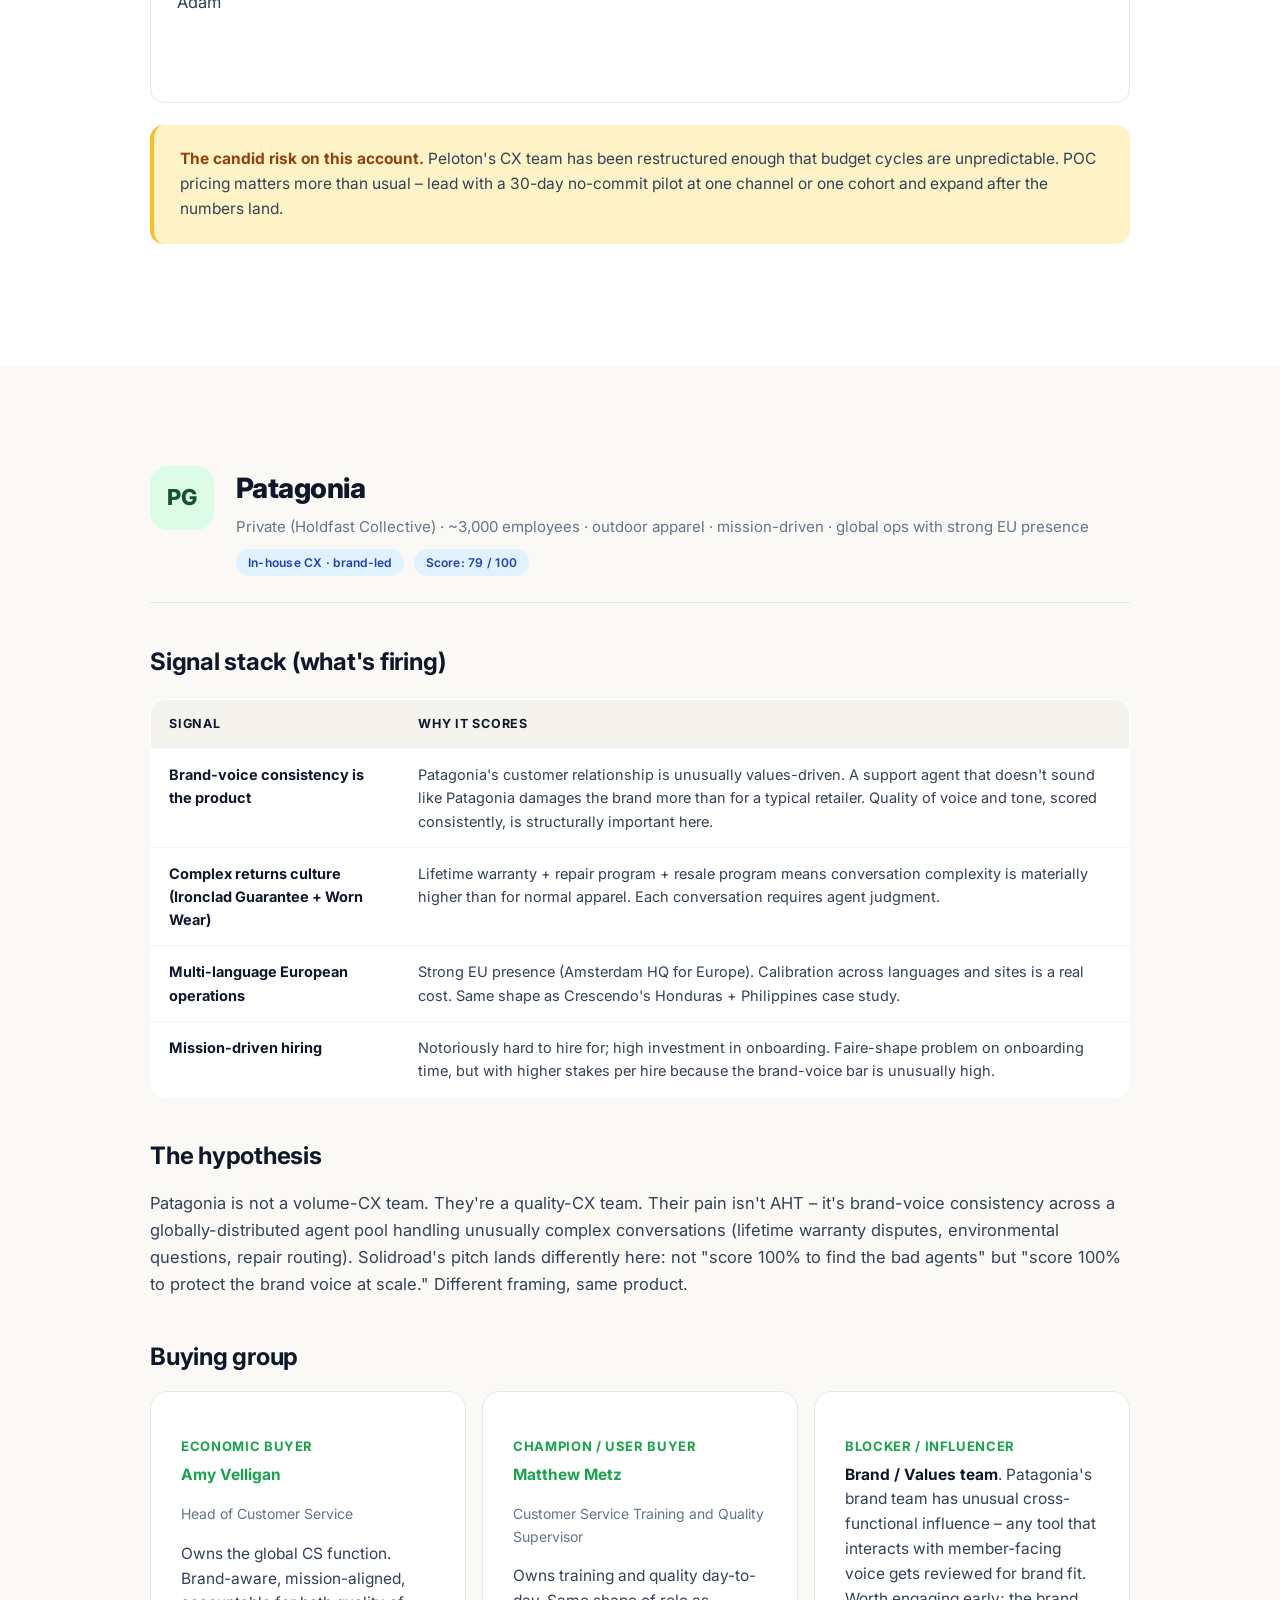
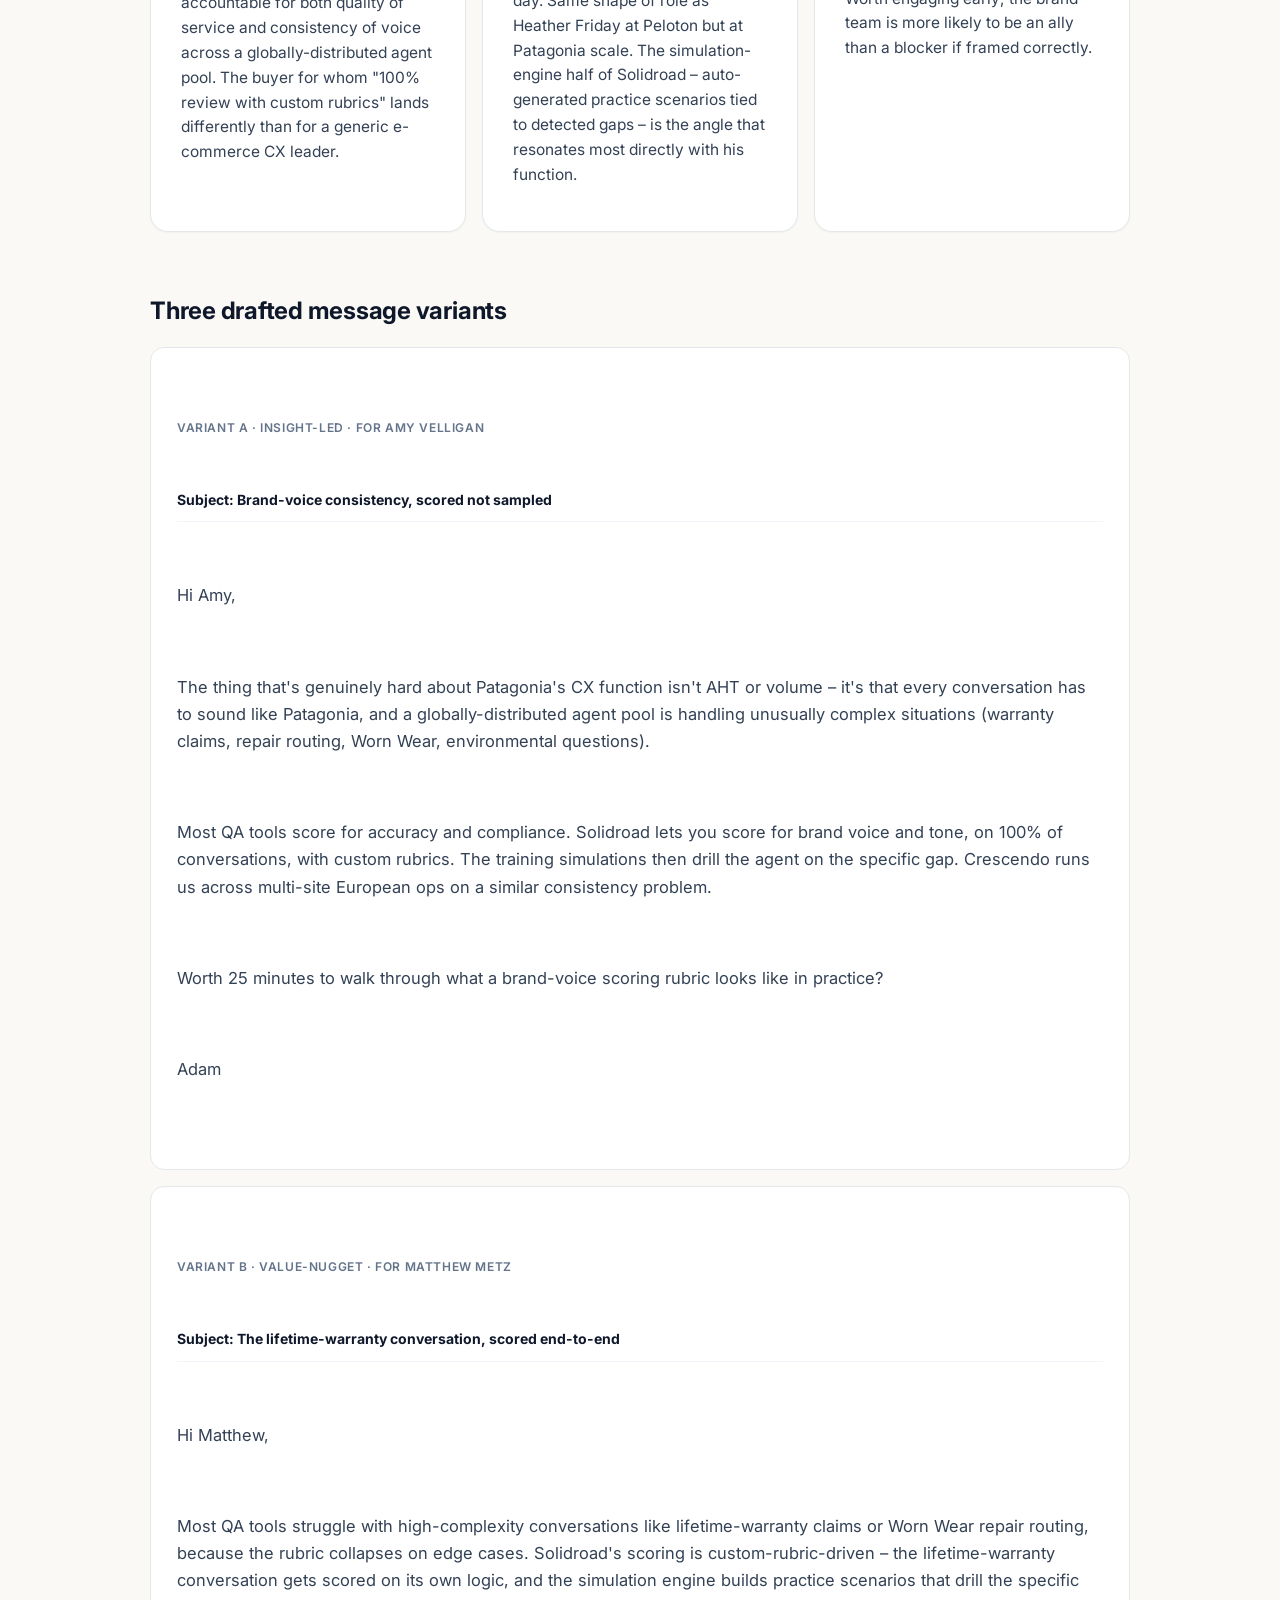
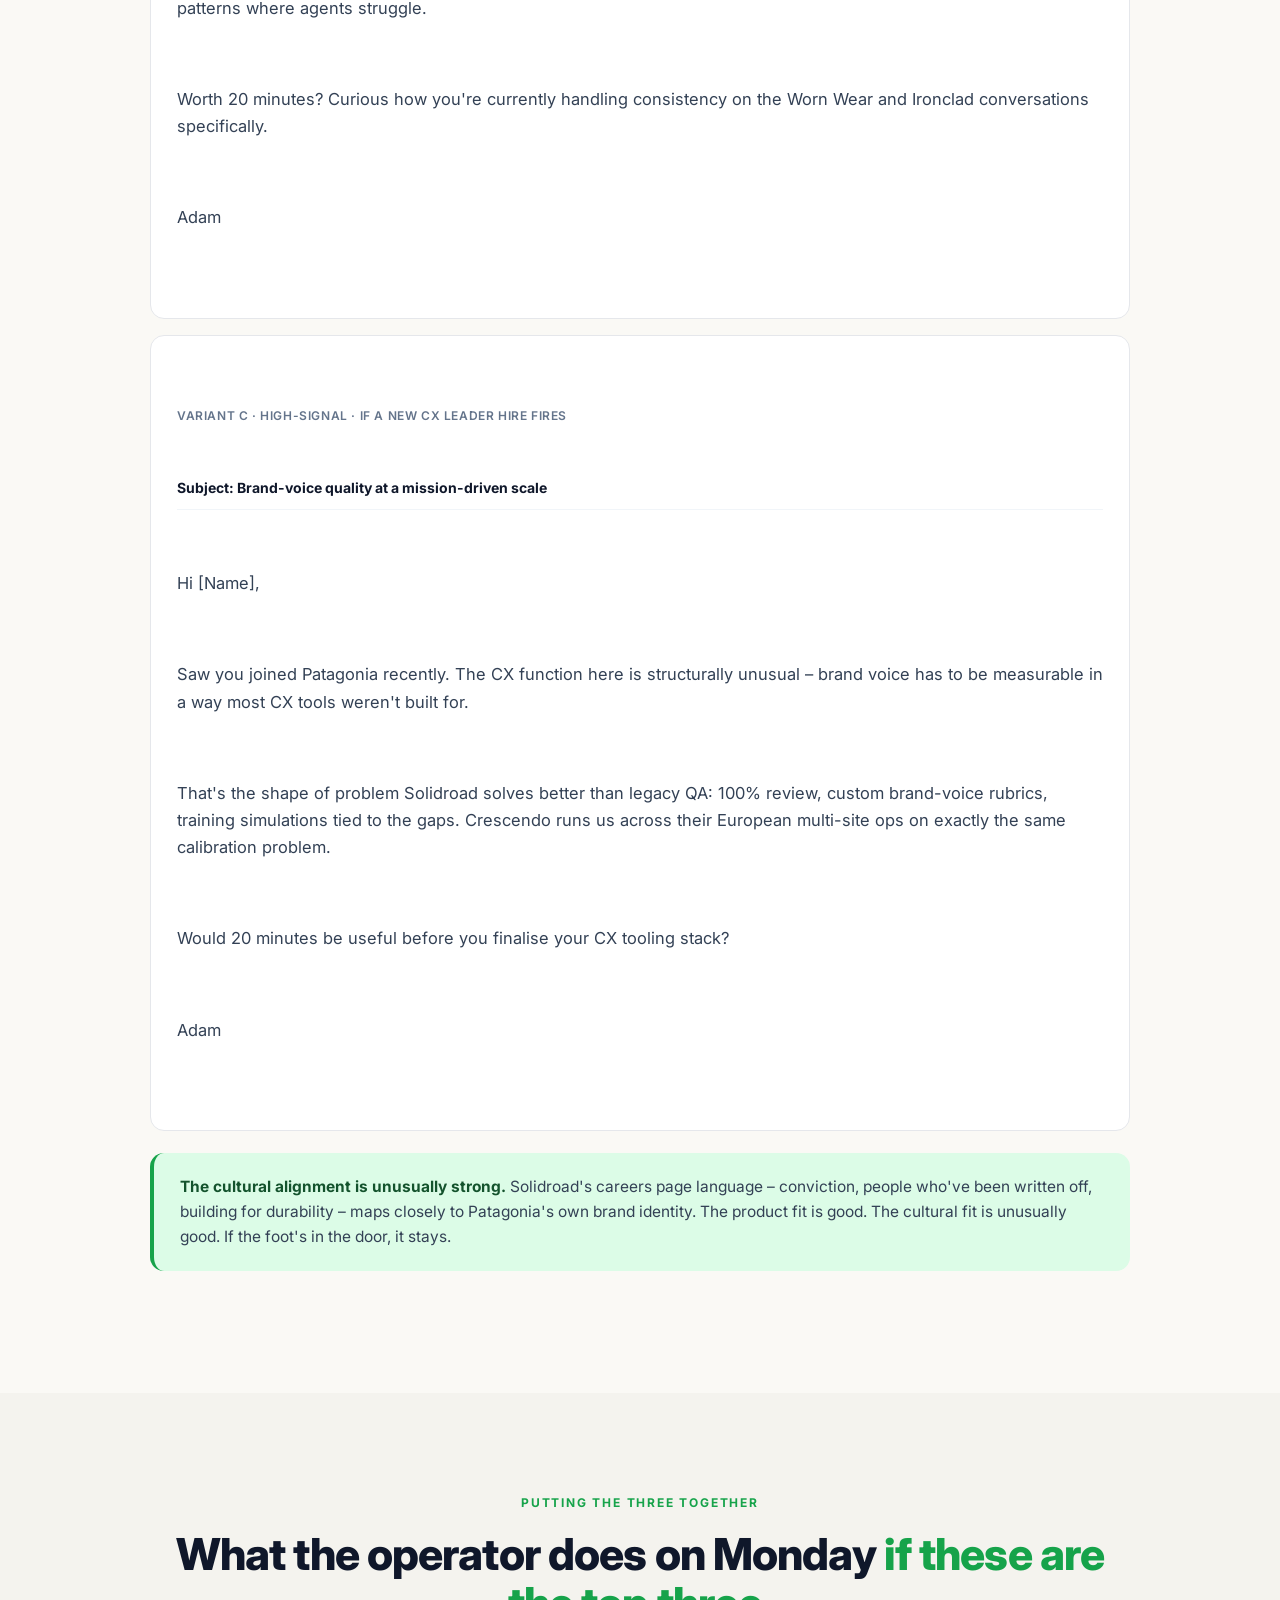
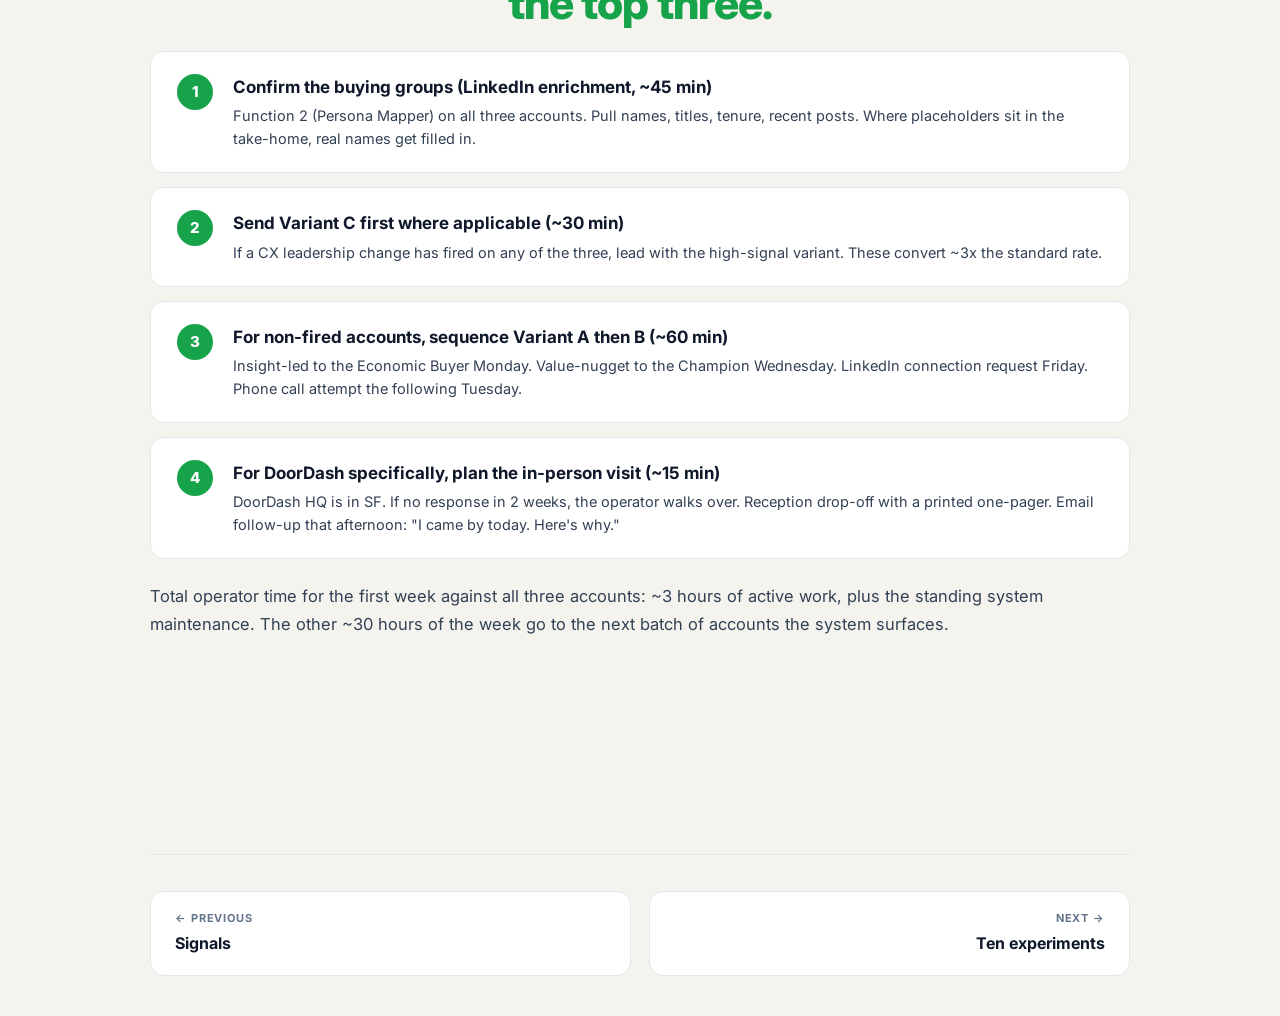
<file: accounts.html>
<!DOCTYPE html>
<html lang="en">
<head>
<meta charset="UTF-8" />
<meta name="viewport" content="width=device-width, initial-scale=1.0" />
<title>Three accounts – Solidroad take-home</title>
<link rel="stylesheet" href="styles.css" />
</head>
<body>

<header class="topbar">
  <a href="index.html" class="topbar-brand">Adam Toland · Solidroad</a>
  <nav class="nav-pills">
    <a href="index.html">Home</a>
    <a href="thesis.html">The thesis</a>
    <a href="system.html">The system</a>
    <a href="signals.html">Signals</a>
    <a href="accounts.html" class="active">Accounts</a>
    <a href="experiments.html">Experiments</a>
    <a href="plan.html">60 days</a>
    <a href="about.html">Why me</a>
  </nav>
</header>

<section class="hero">
  <div class="hero-inner">
    <div class="hero-eyebrow">Page 4 · Three accounts, end-to-end</div>
    <h1>From Paddy's list. <span class="accent">Run all the way through.</span></h1>
    <p class="hero-sub">DoorDash, Peloton, Patagonia. Three accounts from the 34 Paddy mentioned on our call. Each one taken from signal detection through buying-group mapping through three drafted message variants. Not a target list. A worked example.</p>
  </div>
</section>

<section class="section white">
  <div class="section-inner">
    <span class="section-eyebrow">Why these three</span>
    <h2>One operator. <span class="accent">Three motions.</span></h2>
    <p class="section-sub">Paddy's list had 34 accounts. I picked these three because they map to three distinct selling motions Solidroad already runs.</p>

    <div class="card-grid-3">
      <div class="card">
        <h3>DoorDash</h3>
        <p>Hyperscale, AI-deployed, three-sided marketplace. The deepest version of Solidroad's "AI-agent QA layer" pitch. If we can win DoorDash, we can win anyone.</p>
        <span class="tag">AI-agent QA</span>
        <span class="tag">Hyperscale</span>
        <span class="tag">Multi-language</span>
      </div>
      <div class="card">
        <h3>Peloton</h3>
        <p>Post-pivot recovery. Cost-compressed CX team, retention-critical subscription business, public failure history. The "you need quality precisely when you can't hire" play.</p>
        <span class="tag yellow">Cost pressure</span>
        <span class="tag yellow">Retention-critical</span>
        <span class="tag yellow">Public failure</span>
      </div>
      <div class="card">
        <h3>Patagonia</h3>
        <p>Mission-driven, brand-voice-critical, complex returns culture, EU multi-language ops. The "brand consistency at scale" angle. Less obvious; arguably the strongest cultural fit with Solidroad.</p>
        <span class="tag blue">Brand voice</span>
        <span class="tag blue">Complex returns</span>
        <span class="tag blue">EU ops</span>
      </div>
    </div>

    <div class="highlight green">
      <strong>The reasoning behind these three.</strong> If outbound only wins mid-market SaaS like Faire and ActiveCampaign, the team's under-reaching its product story. These three accounts each represent a different reason that's true – hyperscale AI deployment, post-pivot retention pressure, and brand-led complexity.
    </div>

    <div class="highlight yellow">
      <strong>A note on the scoring.</strong> The 92 / 84 / 79 scores below are illustrative. Function 3 (Signal Scoring) doesn't exist yet because nothing is running. They reflect how each account would likely rank against the Solidroad-ICP rubric described on the <a href="signals.html">Signals page</a> – based on publicly available information about each company.
    </div>
  </div>
</section>

<!-- ACCOUNT 1: DOORDASH -->
<section class="section">
  <div class="section-inner">
    <div class="account-header">
      <div class="account-logo">DD</div>
      <div class="account-meta">
        <div class="account-name">DoorDash</div>
        <div class="account-tagline">NASDAQ: DASH · ~30,000 employees + millions of Dashers · US + Wolt-acquired EU/APAC ops</div>
        <span class="tag">In-house CX · hyperscale</span>
        <span class="tag">Score: 92 / 100</span>
      </div>
    </div>

    <h3>Signal stack (what's firing)</h3>
    <table>
      <tr><th>Signal</th><th>Why it scores</th></tr>
      <tr><td><strong>AI agent deployed without explicit quality story</strong></td><td>DoorDash's support stack has AI-first triage and chatbot deflection for years. Public messaging about quality monitoring of those agents is thin. Signal 1 fires hard.</td></tr>
      <tr><td><strong>Multi-language / international CX expansion</strong></td><td>Wolt acquisition brought 20+ European and APAC markets onto the platform. Calibration drift across languages and sites is a known problem in delivery support.</td></tr>
      <tr><td><strong>Public CX failure (ongoing)</strong></td><td>Recurring public complaints about delivery refunds, Dasher disputes, order cancellation handling. Not viral in any single moment but persistent enough that the CX leadership is being asked about it constantly.</td></tr>
      <tr><td><strong>Three-sided support complexity</strong></td><td>Consumer support + Dasher support + Merchant support each operate as separate motions. Quality consistency across three personas is structurally hard.</td></tr>
    </table>

    <h3>The hypothesis</h3>
    <p>DoorDash already runs AI agents in support. They've spent years optimising for volume / cost-to-serve. They've optimised less for measurable quality across human and AI conversations consistently. Their CEO and CFO get asked in earnings calls about CX trust and Dasher experience. The CX leader doesn't have a "100% quality score reviewed across humans and AI" answer to give. Solidroad does.</p>

    <h3>Buying group</h3>
    <div class="card-grid-3">
      <div class="card">
        <h4>Economic buyer</h4>
        <p><strong><a href="https://www.linkedin.com/in/zertashiaawan/" target="_blank">Zertashia Awan</a></strong></p>
        <p style="font-size: 14px; color: var(--text-muted);">VP Customer Experience, DoorDash International (Wolt and Deliveroo)</p>
        <p>Multi-country, multi-language ops post-Wolt and the Deliveroo acquisition. Calibration drift across markets is structurally her problem. The Crescendo case study (50% manual-assessment reduction across Honduras and Philippines) is the closest analogue.</p>
      </div>
      <div class="card">
        <h4>Champion / user buyer</h4>
        <p><strong><a href="https://www.linkedin.com/in/blake-parsons-ai/" target="_blank">Blake Parsons</a></strong></p>
        <p style="font-size: 14px; color: var(--text-muted);">Product Leader, Support Automation and Agentic AI</p>
        <p>His own LinkedIn says he's <em>"leading DoorDash's efforts to leverage emergent AI and NLP solutions to deliver better-than-human support interactions."</em> He's the AI-agent owner. The "how do you score whether you got there" question lands directly with him.</p>
      </div>
      <div class="card">
        <h4>Blocker / influencer</h4>
        <p><strong><a href="https://www.linkedin.com/in/nandita-narla/" target="_blank">Nandita Rao Narla</a></strong></p>
        <p style="font-size: 14px; color: var(--text-muted);">Director, Privacy and Product Compliance</p>
        <p>Owns the privacy and compliance review for any new vendor touching customer conversations. Solidroad's SOC 2 and ISO 27001 certifications matter here. Worth building a parallel relationship early – privacy review is slow but not optional.</p>
      </div>
    </div>

    <h3>Three drafted message variants</h3>

    <div class="codeblock email">
      <div class="meta">Variant A · Insight-led · for Zertashia Awan</div>
      <div class="subject">Subject: Quality calibration across Wolt and Deliveroo markets</div>
      <p>Hi Zertashia,</p>
      <p>The post-Wolt and post-Deliveroo expansion has put DoorDash International into a calibration-drift problem at scale – multiple languages, multiple markets, support agents on rubrics that diverge by site whether anyone notices or not.</p>
      <p>Crescendo runs Solidroad across their Honduras and Philippines operations on roughly this shape – 50% reduction in manual assessment time, consistent scoring across sites. Different vertical, identical calibration logic.</p>
      <p>Worth 20 minutes to compare notes on how you're handling consistency across the international footprint?</p>
      <p>Adam</p>
    </div>

    <div class="codeblock email">
      <div class="meta">Variant B · Value-nugget · for Blake Parsons</div>
      <div class="subject">Subject: Scoring "better-than-human" – how do you measure it?</div>
      <p>Hi Blake,</p>
      <p>Your LinkedIn says you're leading DoorDash's effort to deliver better-than-human support interactions through AI. The question I'd love to ask: how are you scoring whether you got there, on a rubric that applies to humans and AI agents identically?</p>
      <p>That's the gap Solidroad closes – same scorecard across both, with the simulation engine drilling agents (human and AI) on the specific patterns where they fall short.</p>
      <p>Worth a 20-minute conversation? Happy to bring how Crypto.com runs the same scoring across 800K+ monthly conversations.</p>
      <p>Adam</p>
    </div>

    <div class="codeblock email">
      <div class="meta">Variant C · High-signal · for a CX leadership change at the account</div>
      <div class="subject">Subject: The first 60 days problem at a CX team this size</div>
      <p>Hi [Name],</p>
      <p>Saw the move into your new role at DoorDash – congrats. The first 60 days at a CX function this size is when the visibility-into-quality problem usually hits hardest. AI agents already in production, multiple support personas, no single scoring lens across them.</p>
      <p>That's the gap Solidroad closes. Worth 15 minutes before your first quarter review?</p>
      <p>Adam</p>
    </div>

    <div class="highlight blue">
      <strong>If this account hits the Evaluating stage:</strong> the closing AE or the founders take over. The operator's role is to surface the moment, build the buying-group relationships, and hand a fully-briefed account across. POC scope to propose: 30 days, one persona (Dasher support is the highest-pain, lowest-political-friction starting point), 50,000 conversations scored.
    </div>
  </div>
</section>

<!-- ACCOUNT 2: PELOTON -->
<section class="section white">
  <div class="section-inner">
    <div class="account-header">
      <div class="account-logo">PT</div>
      <div class="account-meta">
        <div class="account-name">Peloton</div>
        <div class="account-tagline">NASDAQ: PTON · ~3,000 employees post-restructuring · subscription + hardware business · new CEO Peter Stern</div>
        <span class="tag yellow">In-house CX · cost-pressured</span>
        <span class="tag yellow">Score: 84 / 100</span>
      </div>
    </div>

    <h3>Signal stack (what's firing)</h3>
    <table>
      <tr><th>Signal</th><th>Why it scores</th></tr>
      <tr><td><strong>Cost-compressed CX function</strong></td><td>Multiple rounds of layoffs since 2022. CX team is materially smaller than peak. Subscription business depends entirely on retention, which depends on member experience. Pressure to deliver more with less is acute and ongoing.</td></tr>
      <tr><td><strong>New CEO mandate</strong></td><td>Peter Stern (ex-Apple Services) joined as CEO in early 2025. Apple-trained CEOs care about experience consistency in a way generic operator CEOs don't. The CX leader's mandate is being rewritten right now.</td></tr>
      <tr><td><strong>Retention-critical business model</strong></td><td>~3M connected fitness subscribers. Each cancellation is a permanent revenue loss. CX quality is a board-level number, not a function-level number.</td></tr>
      <tr><td><strong>Public failure history</strong></td><td>Treadmill recall handling, refund disputes, and high-profile cancellation friction have been recurring stories. Brand trust has visibly recovered but quality consistency is still under-instrumented.</td></tr>
    </table>

    <h3>The hypothesis</h3>
    <p>Peloton's CX team has been asked to do more with materially less since 2022. They cannot hire their way to better quality – the budget is gone. They have to engineer their way to it. Solidroad's "your QA analysts become 10x more leveraged" pitch is what their VP of Member Support would tell their CEO if they had the words. We provide the words and the platform.</p>

    <h3>Buying group</h3>
    <div class="card-grid-3">
      <div class="card">
        <h4>Economic buyer</h4>
        <p><strong><a href="https://www.linkedin.com/in/dawn-spring-b971635/" target="_blank">Dawn Spring</a></strong></p>
        <p style="font-size: 14px; color: var(--text-muted);">SVP Global Member Support</p>
        <p>Runs the full member-support org globally. Reporting line to the new CEO. Cost-pressure post-restructuring is real, retention is the entire business, and Peter Stern's Apple background means experience consistency will be measured, not vibed.</p>
      </div>
      <div class="card">
        <h4>Champion / user buyer</h4>
        <p><strong><a href="https://www.linkedin.com/in/heather-friday/" target="_blank">Heather Friday</a></strong></p>
        <p style="font-size: 14px; color: var(--text-muted);">Director, Training and Quality Assurance – Global Member Support</p>
        <p>Her own profile names the exact shape of the role Solidroad supplements – oversaw AutoQA rollout and KPI dashboards, scaled a global QA and training org, translates NPS trends into action. She has the function; Solidroad upgrades the closed-loop from scoring to coaching simulation.</p>
      </div>
      <div class="card">
        <h4>Blocker / influencer</h4>
        <p><strong>CFO's office and Information Security</strong>. Given the cost-pressure environment, ROI case has to be explicit and payback short (under 6 months). SOC 2 / data review handled in parallel by InfoSec to avoid late-stage drag.</p>
      </div>
    </div>

    <h3>Three drafted message variants</h3>

    <div class="codeblock email">
      <div class="meta">Variant A · Insight-led · for Dawn Spring</div>
      <div class="subject">Subject: Retention-critical CX with a smaller team</div>
      <p>Hi Dawn,</p>
      <p>The hardest CX leadership problem post-restructuring is that the analyst-to-conversation ratio has gotten worse but the cost of any single bad conversation has gotten higher, because retention is now the entire business model.</p>
      <p>The answer isn't more analysts – it's making each analyst review the conversations that actually matter. 100% scoring across human and AI agents, automated coaching tied to the gaps, one unified quality dashboard for executive review.</p>
      <p>Faire ran into the same retention-economics shape and cut onboarding time 33%. Worth 20 minutes? Happy to walk through what the dashboard could look like.</p>
      <p>Adam</p>
    </div>

    <div class="codeblock email">
      <div class="meta">Variant B · Value-nugget · for Heather Friday</div>
      <div class="subject">Subject: From AutoQA scoring to AutoQA-to-coaching</div>
      <p>Hi Heather,</p>
      <p>Your AutoQA rollout solves the scoring half of the problem. The half that most QA platforms leave on the table is the next step – turning a detected gap into a specific coaching scenario the agent practises against before going back to live work.</p>
      <p>That closed loop is what Solidroad ships. Same scoring engine, plus simulation generation tied to the gaps. Crescendo runs it across multi-site ops with measurable manual-assessment savings.</p>
      <p>Worth 20 minutes to compare how the simulation half could plug into what you've already built?</p>
      <p>Adam</p>
    </div>

    <div class="codeblock email">
      <div class="meta">Variant C · High-signal · referencing the CEO transition</div>
      <div class="subject">Subject: Quality consistency, post-Stern</div>
      <p>Hi [Name],</p>
      <p>Apple-trained CEOs care about experience consistency as a measurable thing, not a vibe. The likely first ask of the CX function is a quality dashboard that's auditable from the SVP level down to the agent level.</p>
      <p>That's exactly what Solidroad ships. Faire used it to cut onboarding time 33%; Crypto.com used it to lift CSAT 3 points across 800K+ monthly conversations.</p>
      <p>Worth 20 minutes to walk through what the dashboard could look like?</p>
      <p>Adam</p>
    </div>

    <div class="highlight yellow">
      <strong>The candid risk on this account.</strong> Peloton's CX team has been restructured enough that budget cycles are unpredictable. POC pricing matters more than usual – lead with a 30-day no-commit pilot at one channel or one cohort and expand after the numbers land.
    </div>
  </div>
</section>

<!-- ACCOUNT 3: PATAGONIA -->
<section class="section">
  <div class="section-inner">
    <div class="account-header">
      <div class="account-logo">PG</div>
      <div class="account-meta">
        <div class="account-name">Patagonia</div>
        <div class="account-tagline">Private (Holdfast Collective) · ~3,000 employees · outdoor apparel · mission-driven · global ops with strong EU presence</div>
        <span class="tag blue">In-house CX · brand-led</span>
        <span class="tag blue">Score: 79 / 100</span>
      </div>
    </div>

    <h3>Signal stack (what's firing)</h3>
    <table>
      <tr><th>Signal</th><th>Why it scores</th></tr>
      <tr><td><strong>Brand-voice consistency is the product</strong></td><td>Patagonia's customer relationship is unusually values-driven. A support agent that doesn't sound like Patagonia damages the brand more than for a typical retailer. Quality of voice and tone, scored consistently, is structurally important here.</td></tr>
      <tr><td><strong>Complex returns culture (Ironclad Guarantee + Worn Wear)</strong></td><td>Lifetime warranty + repair program + resale program means conversation complexity is materially higher than for normal apparel. Each conversation requires agent judgment.</td></tr>
      <tr><td><strong>Multi-language European operations</strong></td><td>Strong EU presence (Amsterdam HQ for Europe). Calibration across languages and sites is a real cost. Same shape as Crescendo's Honduras + Philippines case study.</td></tr>
      <tr><td><strong>Mission-driven hiring</strong></td><td>Notoriously hard to hire for; high investment in onboarding. Faire-shape problem on onboarding time, but with higher stakes per hire because the brand-voice bar is unusually high.</td></tr>
    </table>

    <h3>The hypothesis</h3>
    <p>Patagonia is not a volume-CX team. They're a quality-CX team. Their pain isn't AHT – it's brand-voice consistency across a globally-distributed agent pool handling unusually complex conversations (lifetime warranty disputes, environmental questions, repair routing). Solidroad's pitch lands differently here: not "score 100% to find the bad agents" but "score 100% to protect the brand voice at scale." Different framing, same product.</p>

    <h3>Buying group</h3>
    <div class="card-grid-3">
      <div class="card">
        <h4>Economic buyer</h4>
        <p><strong><a href="https://www.linkedin.com/in/amy-velligan-21464b39/" target="_blank">Amy Velligan</a></strong></p>
        <p style="font-size: 14px; color: var(--text-muted);">Head of Customer Service</p>
        <p>Owns the global CS function. Brand-aware, mission-aligned, accountable for both quality of service and consistency of voice across a globally-distributed agent pool. The buyer for whom "100% review with custom rubrics" lands differently than for a generic e-commerce CX leader.</p>
      </div>
      <div class="card">
        <h4>Champion / user buyer</h4>
        <p><strong><a href="https://www.linkedin.com/in/matthew-metz-b68246aa/" target="_blank">Matthew Metz</a></strong></p>
        <p style="font-size: 14px; color: var(--text-muted);">Customer Service Training and Quality Supervisor</p>
        <p>Owns training and quality day-to-day. Same shape of role as Heather Friday at Peloton but at Patagonia scale. The simulation-engine half of Solidroad – auto-generated practice scenarios tied to detected gaps – is the angle that resonates most directly with his function.</p>
      </div>
      <div class="card">
        <h4>Blocker / influencer</h4>
        <p><strong>Brand / Values team</strong>. Patagonia's brand team has unusual cross-functional influence – any tool that interacts with member-facing voice gets reviewed for brand fit. Worth engaging early; the brand team is more likely to be an ally than a blocker if framed correctly.</p>
      </div>
    </div>

    <h3>Three drafted message variants</h3>

    <div class="codeblock email">
      <div class="meta">Variant A · Insight-led · for Amy Velligan</div>
      <div class="subject">Subject: Brand-voice consistency, scored not sampled</div>
      <p>Hi Amy,</p>
      <p>The thing that's genuinely hard about Patagonia's CX function isn't AHT or volume – it's that every conversation has to sound like Patagonia, and a globally-distributed agent pool is handling unusually complex situations (warranty claims, repair routing, Worn Wear, environmental questions).</p>
      <p>Most QA tools score for accuracy and compliance. Solidroad lets you score for brand voice and tone, on 100% of conversations, with custom rubrics. The training simulations then drill the agent on the specific gap. Crescendo runs us across multi-site European ops on a similar consistency problem.</p>
      <p>Worth 25 minutes to walk through what a brand-voice scoring rubric looks like in practice?</p>
      <p>Adam</p>
    </div>

    <div class="codeblock email">
      <div class="meta">Variant B · Value-nugget · for Matthew Metz</div>
      <div class="subject">Subject: The lifetime-warranty conversation, scored end-to-end</div>
      <p>Hi Matthew,</p>
      <p>Most QA tools struggle with high-complexity conversations like lifetime-warranty claims or Worn Wear repair routing, because the rubric collapses on edge cases. Solidroad's scoring is custom-rubric-driven – the lifetime-warranty conversation gets scored on its own logic, and the simulation engine builds practice scenarios that drill the specific patterns where agents struggle.</p>
      <p>Worth 20 minutes? Curious how you're currently handling consistency on the Worn Wear and Ironclad conversations specifically.</p>
      <p>Adam</p>
    </div>

    <div class="codeblock email">
      <div class="meta">Variant C · High-signal · if a new CX leader hire fires</div>
      <div class="subject">Subject: Brand-voice quality at a mission-driven scale</div>
      <p>Hi [Name],</p>
      <p>Saw you joined Patagonia recently. The CX function here is structurally unusual – brand voice has to be measurable in a way most CX tools weren't built for.</p>
      <p>That's the shape of problem Solidroad solves better than legacy QA: 100% review, custom brand-voice rubrics, training simulations tied to the gaps. Crescendo runs us across their European multi-site ops on exactly the same calibration problem.</p>
      <p>Would 20 minutes be useful before you finalise your CX tooling stack?</p>
      <p>Adam</p>
    </div>

    <div class="highlight green">
      <strong>The cultural alignment is unusually strong.</strong> Solidroad's careers page language – conviction, people who've been written off, building for durability – maps closely to Patagonia's own brand identity. The product fit is good. The cultural fit is unusually good. If the foot's in the door, it stays.
    </div>
  </div>
</section>

<section class="section soft">
  <div class="section-inner">
    <span class="section-eyebrow">Putting the three together</span>
    <h2>What the operator does on Monday <span class="accent">if these are the top three.</span></h2>

    <div class="steps">
      <div class="step">
        <div class="step-num">1</div>
        <div class="step-body">
          <div class="step-title">Confirm the buying groups (LinkedIn enrichment, ~45 min)</div>
          <div class="step-desc">Function 2 (Persona Mapper) on all three accounts. Pull names, titles, tenure, recent posts. Where placeholders sit in the take-home, real names get filled in.</div>
        </div>
      </div>
      <div class="step">
        <div class="step-num">2</div>
        <div class="step-body">
          <div class="step-title">Send Variant C first where applicable (~30 min)</div>
          <div class="step-desc">If a CX leadership change has fired on any of the three, lead with the high-signal variant. These convert ~3x the standard rate.</div>
        </div>
      </div>
      <div class="step">
        <div class="step-num">3</div>
        <div class="step-body">
          <div class="step-title">For non-fired accounts, sequence Variant A then B (~60 min)</div>
          <div class="step-desc">Insight-led to the Economic Buyer Monday. Value-nugget to the Champion Wednesday. LinkedIn connection request Friday. Phone call attempt the following Tuesday.</div>
        </div>
      </div>
      <div class="step">
        <div class="step-num">4</div>
        <div class="step-body">
          <div class="step-title">For DoorDash specifically, plan the in-person visit (~15 min)</div>
          <div class="step-desc">DoorDash HQ is in SF. If no response in 2 weeks, the operator walks over. Reception drop-off with a printed one-pager. Email follow-up that afternoon: "I came by today. Here's why."</div>
        </div>
      </div>
    </div>

    <p class="muted" style="margin-top: 16px;">Total operator time for the first week against all three accounts: ~3 hours of active work, plus the standing system maintenance. The other ~30 hours of the week go to the next batch of accounts the system surfaces.</p>
  </div>
</section>

<div class="section soft" style="padding: 40px 24px;">
  <div class="footer-nav">
    <a href="signals.html">
      <span class="label">← Previous</span>
      <span class="title">Signals</span>
    </a>
    <a href="experiments.html" class="next">
      <span class="label">Next →</span>
      <span class="title">Ten experiments</span>
    </a>
  </div>
</div>

</body>
</html>
</file>
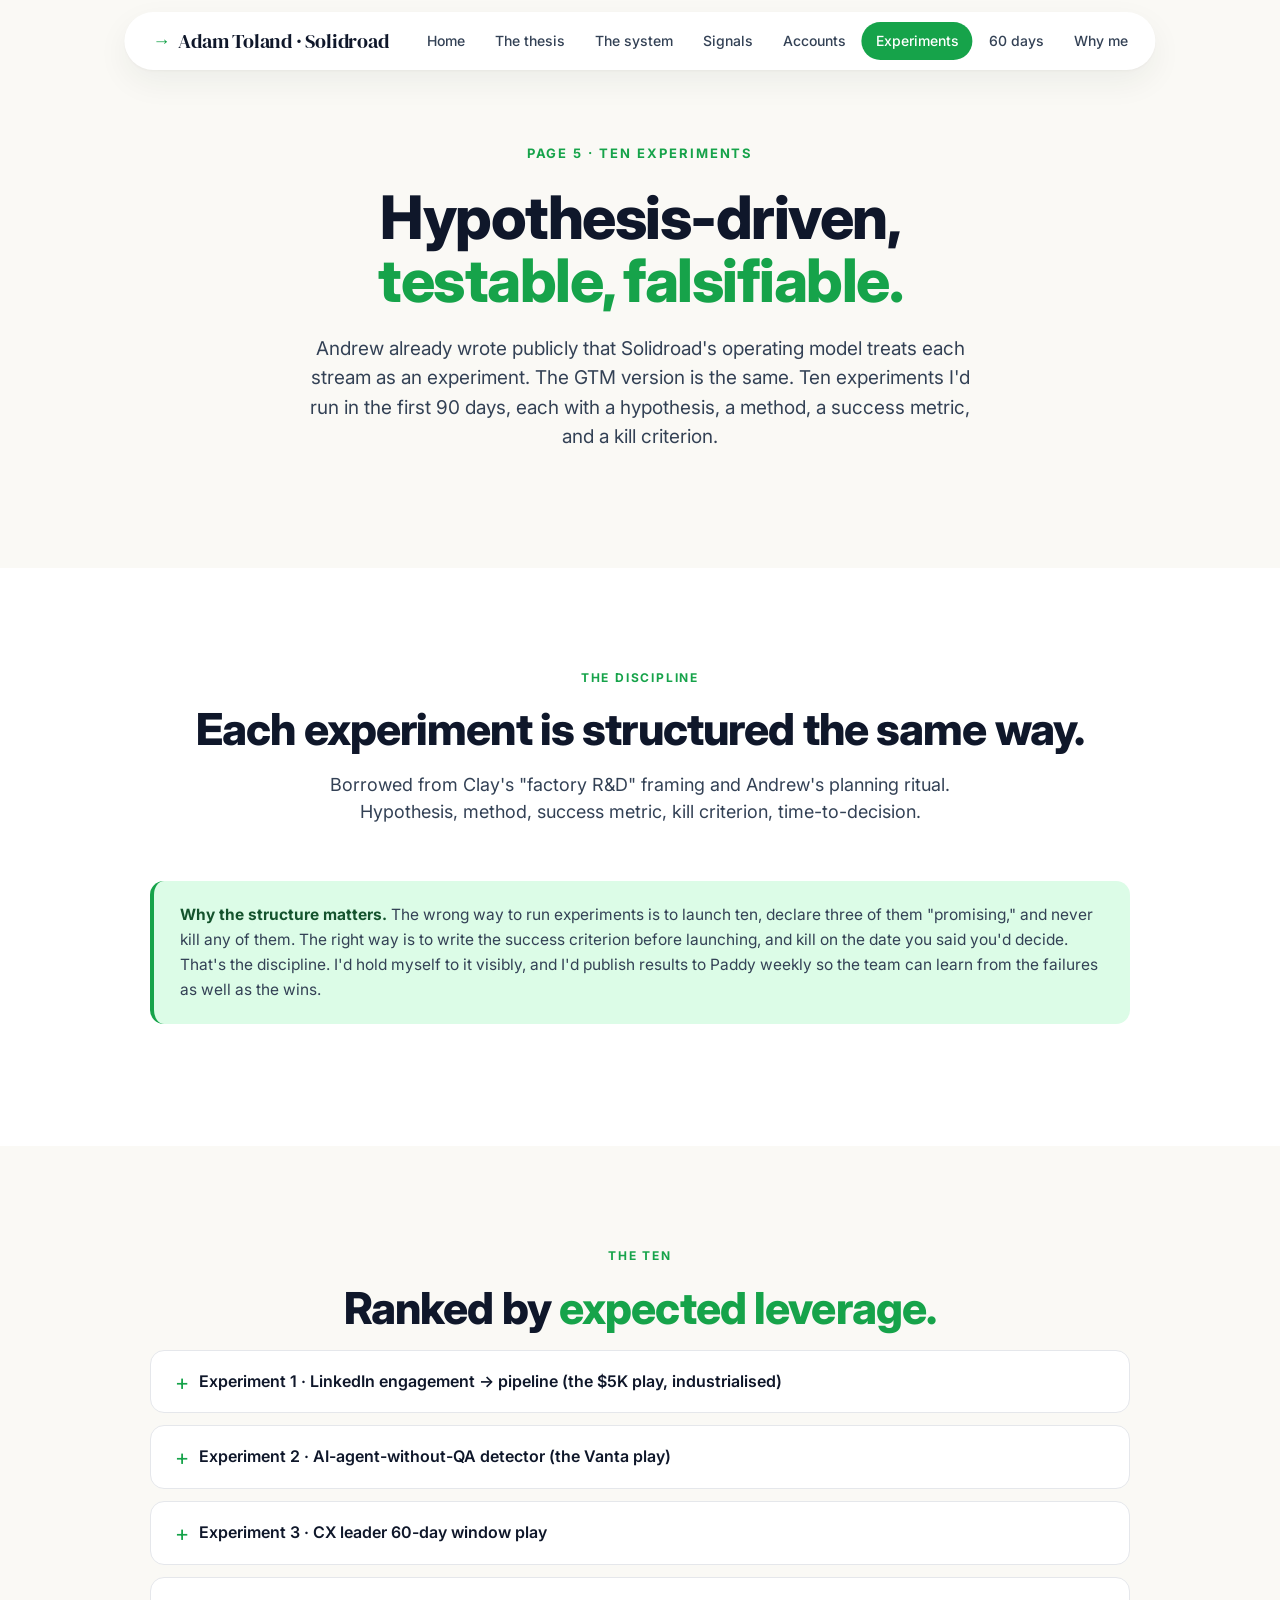
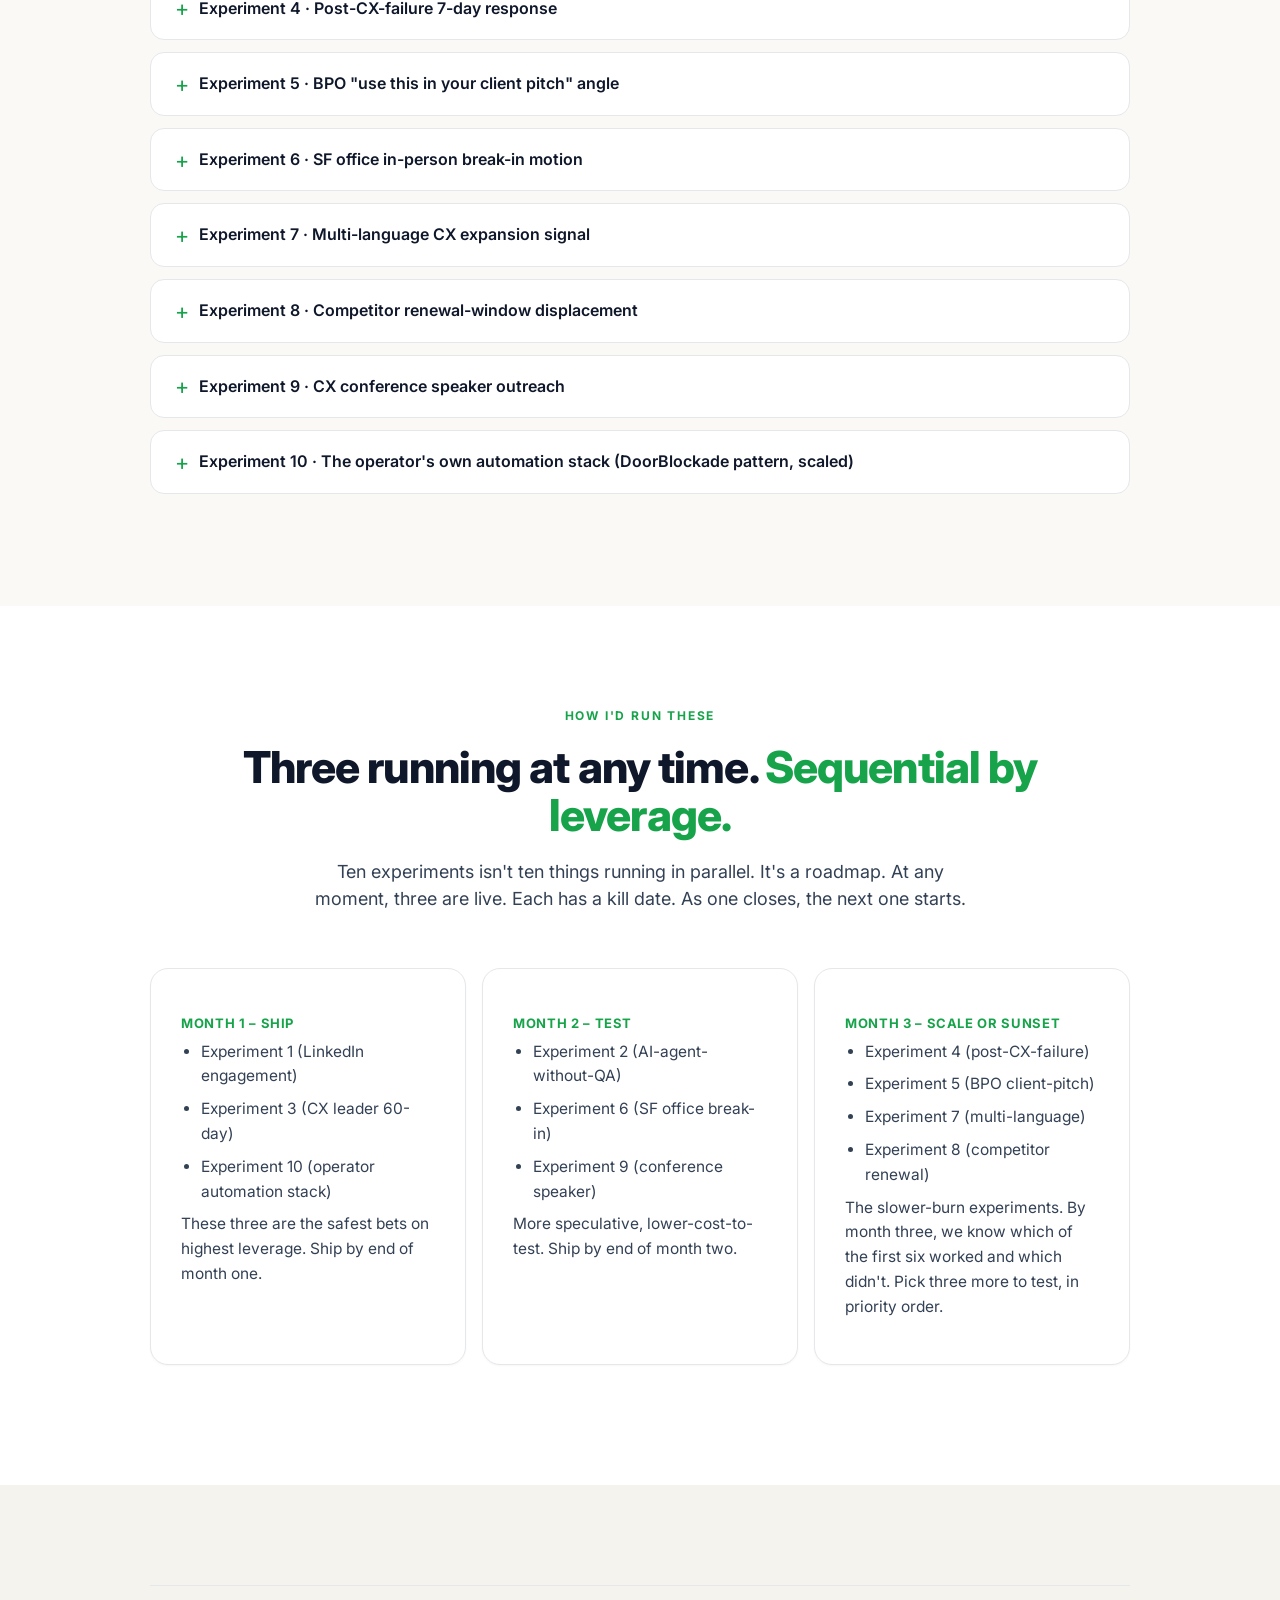
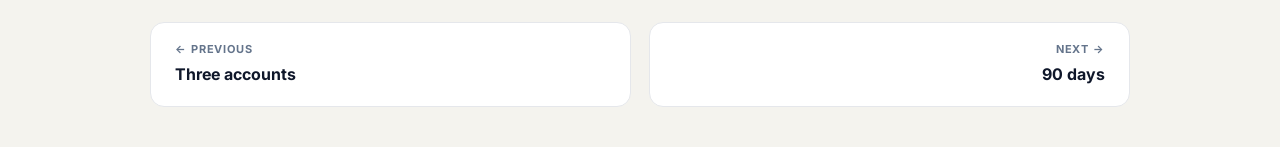
<file: experiments.html>
<!DOCTYPE html>
<html lang="en">
<head>
<meta charset="UTF-8" />
<meta name="viewport" content="width=device-width, initial-scale=1.0" />
<title>Ten experiments – Solidroad take-home</title>
<link rel="stylesheet" href="styles.css" />
</head>
<body>

<header class="topbar">
  <a href="index.html" class="topbar-brand">Adam Toland · Solidroad</a>
  <nav class="nav-pills">
    <a href="index.html">Home</a>
    <a href="thesis.html">The thesis</a>
    <a href="system.html">The system</a>
    <a href="signals.html">Signals</a>
    <a href="accounts.html">Accounts</a>
    <a href="experiments.html" class="active">Experiments</a>
    <a href="plan.html">60 days</a>
    <a href="about.html">Why me</a>
  </nav>
</header>

<section class="hero">
  <div class="hero-inner">
    <div class="hero-eyebrow">Page 5 · Ten experiments</div>
    <h1>Hypothesis-driven, <span class="accent">testable, falsifiable.</span></h1>
    <p class="hero-sub">Andrew already wrote publicly that Solidroad's operating model treats each stream as an experiment. The GTM version is the same. Ten experiments I'd run in the first 90 days, each with a hypothesis, a method, a success metric, and a kill criterion.</p>
  </div>
</section>

<section class="section white">
  <div class="section-inner">
    <span class="section-eyebrow">The discipline</span>
    <h2>Each experiment is structured the same way.</h2>
    <p class="section-sub">Borrowed from Clay's "factory R&D" framing and Andrew's planning ritual. Hypothesis, method, success metric, kill criterion, time-to-decision.</p>

    <div class="highlight green">
      <strong>Why the structure matters.</strong> The wrong way to run experiments is to launch ten, declare three of them "promising," and never kill any of them. The right way is to write the success criterion before launching, and kill on the date you said you'd decide. That's the discipline. I'd hold myself to it visibly, and I'd publish results to Paddy weekly so the team can learn from the failures as well as the wins.
    </div>
  </div>
</section>

<section class="section">
  <div class="section-inner">
    <span class="section-eyebrow">The ten</span>
    <h2>Ranked by <span class="accent">expected leverage.</span></h2>

    <details>
      <summary>Experiment 1 · LinkedIn engagement → pipeline (the $5K play, industrialised)</summary>
      <div class="detail-body">
        <p><strong>Hypothesis.</strong> Mark's already paying $5K/month bonuses to amplify Solidroad employee LinkedIn reach. The reach is working; the conversion is manual. If we enrich every engager, score them against ICP, and route the top 5/day to a 24-hour-response motion, we can convert 3–5% of qualified engagers to booked meetings.</p>
        <p><strong>Method.</strong> Function 6 (LinkedIn Engagement Harvester) runs daily across Mark, Patrick, Paddy, Andrew, Robbie Carroll, and other consistent posters. Top-scored engagers route to a Slack channel with a one-click outreach Function. Operator commits to 24-hour response for any score &gt;75.</p>
        <p><strong>Success metric.</strong> 30 booked meetings in 90 days from LinkedIn-engager outreach. 5+ of those convert to Evaluating stage.</p>
        <p><strong>Kill criterion.</strong> Under 10 booked meetings in 60 days = kill.</p>
        <p><strong>Why it's #1.</strong> Mark told the market this is the top growth channel. He's already invested $15K+ in amplifying it. The conversion mechanism is the missing piece. Shipping this in month one shows we listen to public signals as well as private ones.</p>
      </div>
    </details>

    <details>
      <summary>Experiment 2 · AI-agent-without-QA detector (the Vanta play)</summary>
      <div class="detail-body">
        <p><strong>Hypothesis.</strong> Companies announcing AI chatbots/voicebots in earnings calls or press releases, without any public quality story, will accept a Solidroad conversation within 30 days of the announcement at 4–5x the baseline cold reply rate.</p>
        <p><strong>Method.</strong> Custom Claygent signal: monitor SEC filings + tech press for AI-agent deployment announcements in target verticals. Cross-reference with the absence of "AI governance" / "AI quality" / "AI evaluation" language. Auto-enrich + send Variant C (high-signal) outreach within 7 days of detection.</p>
        <p><strong>Success metric.</strong> 4x baseline cold-reply rate. 15 booked meetings in 90 days from this signal alone.</p>
        <p><strong>Kill criterion.</strong> Sub-2x baseline reply rate after 50 attempts = kill, or restructure the messaging.</p>
        <p><strong>Why it works.</strong> Structurally identical to how Vanta wins SOC2 deals before competitors have heard the company exists.</p>
      </div>
    </details>

    <details>
      <summary>Experiment 3 · CX leader 60-day window play</summary>
      <div class="detail-body">
        <p><strong>Hypothesis.</strong> CX leaders (Head of Support, VP CX, Director of Quality) within 60 days of joining a new ICP-fit company convert at 5–6x the baseline reply rate. They have budget, mandate, and incentive to ship a visible quality win in their first quarter.</p>
        <p><strong>Method.</strong> Default Clay signal: job changes filtered for CX leadership titles at target accounts. Auto-enrich previous role + recent public statements. Custom outreach referencing their previous role context.</p>
        <p><strong>Success metric.</strong> 25% reply rate (vs ~5% cold-baseline). 20+ qualified meetings in 90 days.</p>
        <p><strong>Kill criterion.</strong> Sub-15% reply rate after 30 attempts = adjust the outreach template or the persona filter.</p>
      </div>
    </details>

    <details>
      <summary>Experiment 4 · Post-CX-failure 7-day response</summary>
      <div class="detail-body">
        <p><strong>Hypothesis.</strong> Within 7 days of a viral CX failure or regulatory complaint, the affected company's CX leader is under direct CEO pressure. Solidroad's "100% review" pitch lands at this exact moment with 3–4x baseline conversion. Beyond 14 days, the moment closes.</p>
        <p><strong>Method.</strong> RSS + Claygent monitoring of Reddit / X / news for high-engagement CX-failure mentions. Auto-route as URGENT to operator Slack. Outreach within 48 hours, with care never to reference the specific failure directly – reference the category.</p>
        <p><strong>Success metric.</strong> 35% reply rate for outreach sent within 7 days. 10+ meetings in 90 days.</p>
        <p><strong>Kill criterion.</strong> Sub-15% reply rate or any negative brand response from prospects (signals we got the tone wrong).</p>
        <p><strong>Why this experiment requires the most care.</strong> Easy to get wrong tonally. Worth investing in template testing on internal team before sending to real prospects.</p>
      </div>
    </details>

    <details>
      <summary>Experiment 5 · BPO "use this in your client pitch" angle</summary>
      <div class="detail-body">
        <p><strong>Hypothesis.</strong> BPOs win or lose clients on quality story. Positioning Solidroad as a "use this in your client pitch" tool (not a "buy this for ops" tool) flips the buyer's mental model from cost-line to revenue-line. Higher conversion at higher deal sizes.</p>
        <p><strong>Method.</strong> RSS feed for BPO new-client announcements. Direct outreach to BPO operations leaders within 30 days of the announcement: "Tech Mahindra uses Solidroad to lead with their quality story in client pitches. Worth showing you the angle before kickoff?"</p>
        <p><strong>Success metric.</strong> 3 BPO Evaluating-stage accounts in 90 days. 1 closed-won BPO deal in 180 days (the long timeline reflects BPO sales cycles).</p>
        <p><strong>Kill criterion.</strong> Under 1 Evaluating-stage in 90 days = re-think the angle.</p>
      </div>
    </details>

    <details>
      <summary>Experiment 6 · SF office in-person break-in motion</summary>
      <div class="detail-body">
        <p><strong>Hypothesis.</strong> For top-20 SF target accounts where conventional channels (email + LinkedIn + phone) have stalled for 30+ days, an unannounced visit to reception with a printed one-page outreach + same-day email follow-up will produce a 30% response rate. Geographic unfair advantage.</p>
        <p><strong>Method.</strong> Operator maintains a working list of SF target offices. Once per fortnight, picks the warmest unresponded account, walks over, drops a one-pager at reception addressed to the named CX leader. Same-day email: "I came by your office today. Here's why."</p>
        <p><strong>Success metric.</strong> 30% reply rate from these visits. 3 booked meetings in 90 days from this motion specifically.</p>
        <p><strong>Kill criterion.</strong> Sub-15% reply rate after 8 visits = the motion isn't working for our category and we kill it.</p>
        <p><strong>Why this is on the list.</strong> SF is the only market where this motion is geographically feasible at scale. Every other GTM team competing for these accounts is sending the same templated email. The walk-over is the unfair advantage the seat unlocks.</p>
      </div>
    </details>

    <details>
      <summary>Experiment 7 · Multi-language CX expansion signal</summary>
      <div class="detail-body">
        <p><strong>Hypothesis.</strong> Companies hiring support agents in new languages (Spanish, Portuguese, Tagalog, Japanese) within a 60-day window are entering or expanding international ops. Calibration drift across sites and languages is acute. Crescendo case study lands hard.</p>
        <p><strong>Method.</strong> Job-posting signal filtered for support roles specifying non-English languages. Cross-reference with announcements about market entry. Outreach with the Crescendo Honduras + Philippines case as the lead.</p>
        <p><strong>Success metric.</strong> 20% reply rate. 8 booked meetings in 90 days.</p>
        <p><strong>Kill criterion.</strong> Sub-10% reply rate.</p>
      </div>
    </details>

    <details>
      <summary>Experiment 8 · Competitor renewal-window displacement</summary>
      <div class="detail-body">
        <p><strong>Hypothesis.</strong> The strongest displacement deals are reached 60–90 days before a competitor (MaestroQA, Level AI, Convin) renewal. Public signals about competitor usage exist in G2 reviews, job postings, and Glassdoor mentions. The window is narrow but the deals are real.</p>
        <p><strong>Method.</strong> Claygent monitoring of G2 / TrustRadius reviews mentioning competitor names + dates of usage. Cross-reference with job postings listing the competitor in the stack. Outreach 60 days into the inferred contract year (most B2B SaaS contracts are 12 months; 60 days before renewal = ~10 months in).</p>
        <p><strong>Success metric.</strong> 3 Evaluating-stage accounts in 90 days where the competitor is named as the incumbent.</p>
        <p><strong>Kill criterion.</strong> Under 1 in 90 days = the signal isn't precise enough; revisit the detection logic.</p>
      </div>
    </details>

    <details>
      <summary>Experiment 9 · CX conference speaker outreach</summary>
      <div class="detail-body">
        <p><strong>Hypothesis.</strong> CX leaders speaking at Support Driven, Customer Contact Week, ICMI, and similar are publicly committing to a CX position. Cold outreach referencing their specific talk converts at 4x baseline.</p>
        <p><strong>Method.</strong> Manually-maintained list of upcoming and recent CX conferences. Claygent scrape of speaker pages. Outreach within 14 days of their talk referencing a specific quote / point.</p>
        <p><strong>Success metric.</strong> 30% reply rate. 12 booked meetings in 90 days.</p>
        <p><strong>Kill criterion.</strong> Sub-15% reply rate.</p>
      </div>
    </details>

    <details>
      <summary>Experiment 10 · The operator's own automation stack (DoorBlockade pattern, scaled)</summary>
      <div class="detail-body">
        <p><strong>Hypothesis.</strong> The pre-meeting research GPT and post-call transcript-scoring GPT I built at DoorBlockade scale up to Solidroad's selling motion. They save the operator and the closing AEs 2–3 hours per discovery / demo / close conversation across the pipeline.</p>
        <p><strong>Method.</strong> Port the two GPTs into Solidroad's stack as Clay Functions:
          <br>(a) <em>Pre-meeting brief generator</em>: input = account + contact + meeting type. Output = one-page brief with account context, contact public statements, likely objections, three discovery questions.
          <br>(b) <em>Post-call transcript evaluator</em>: input = Gong / Fireflies transcript + meeting type. Output = scored against pre-defined criteria (decision-maker presence, objection patterns, technical fit, next steps clarity), with drafted follow-up email and recommended next action.</p>
        <p><strong>Success metric.</strong> 70% adoption by closing AEs within 30 days of release. Average meeting prep time drops from 30 min to 10 min. Follow-up email send rate goes from "sometimes" to "always within 24 hours."</p>
        <p><strong>Kill criterion.</strong> Sub-30% adoption = the tooling doesn't fit how the AEs actually work, kill or rebuild.</p>
        <p><strong>Why this experiment matters even if it doesn't drive pipeline directly.</strong> It buys credibility with the closing AEs in week one. They feel the operator role making their lives easier, which means the next time pipeline gets handed off, it gets received well.</p>
      </div>
    </details>
  </div>
</section>

<section class="section white">
  <div class="section-inner">
    <span class="section-eyebrow">How i'd run these</span>
    <h2>Three running at any time. <span class="accent">Sequential by leverage.</span></h2>
    <p class="section-sub">Ten experiments isn't ten things running in parallel. It's a roadmap. At any moment, three are live. Each has a kill date. As one closes, the next one starts.</p>

    <div class="card-grid-3">
      <div class="card">
        <h4>Month 1 – ship</h4>
        <ul>
          <li>Experiment 1 (LinkedIn engagement)</li>
          <li>Experiment 3 (CX leader 60-day)</li>
          <li>Experiment 10 (operator automation stack)</li>
        </ul>
        <p style="margin-top:8px;">These three are the safest bets on highest leverage. Ship by end of month one.</p>
      </div>
      <div class="card">
        <h4>Month 2 – test</h4>
        <ul>
          <li>Experiment 2 (AI-agent-without-QA)</li>
          <li>Experiment 6 (SF office break-in)</li>
          <li>Experiment 9 (conference speaker)</li>
        </ul>
        <p style="margin-top:8px;">More speculative, lower-cost-to-test. Ship by end of month two.</p>
      </div>
      <div class="card">
        <h4>Month 3 – scale or sunset</h4>
        <ul>
          <li>Experiment 4 (post-CX-failure)</li>
          <li>Experiment 5 (BPO client-pitch)</li>
          <li>Experiment 7 (multi-language)</li>
          <li>Experiment 8 (competitor renewal)</li>
        </ul>
        <p style="margin-top:8px;">The slower-burn experiments. By month three, we know which of the first six worked and which didn't. Pick three more to test, in priority order.</p>
      </div>
    </div>
  </div>
</section>

<div class="section soft" style="padding: 40px 24px;">
  <div class="footer-nav">
    <a href="accounts.html">
      <span class="label">← Previous</span>
      <span class="title">Three accounts</span>
    </a>
    <a href="plan.html" class="next">
      <span class="label">Next →</span>
      <span class="title">90 days</span>
    </a>
  </div>
</div>

</body>
</html>
</file>
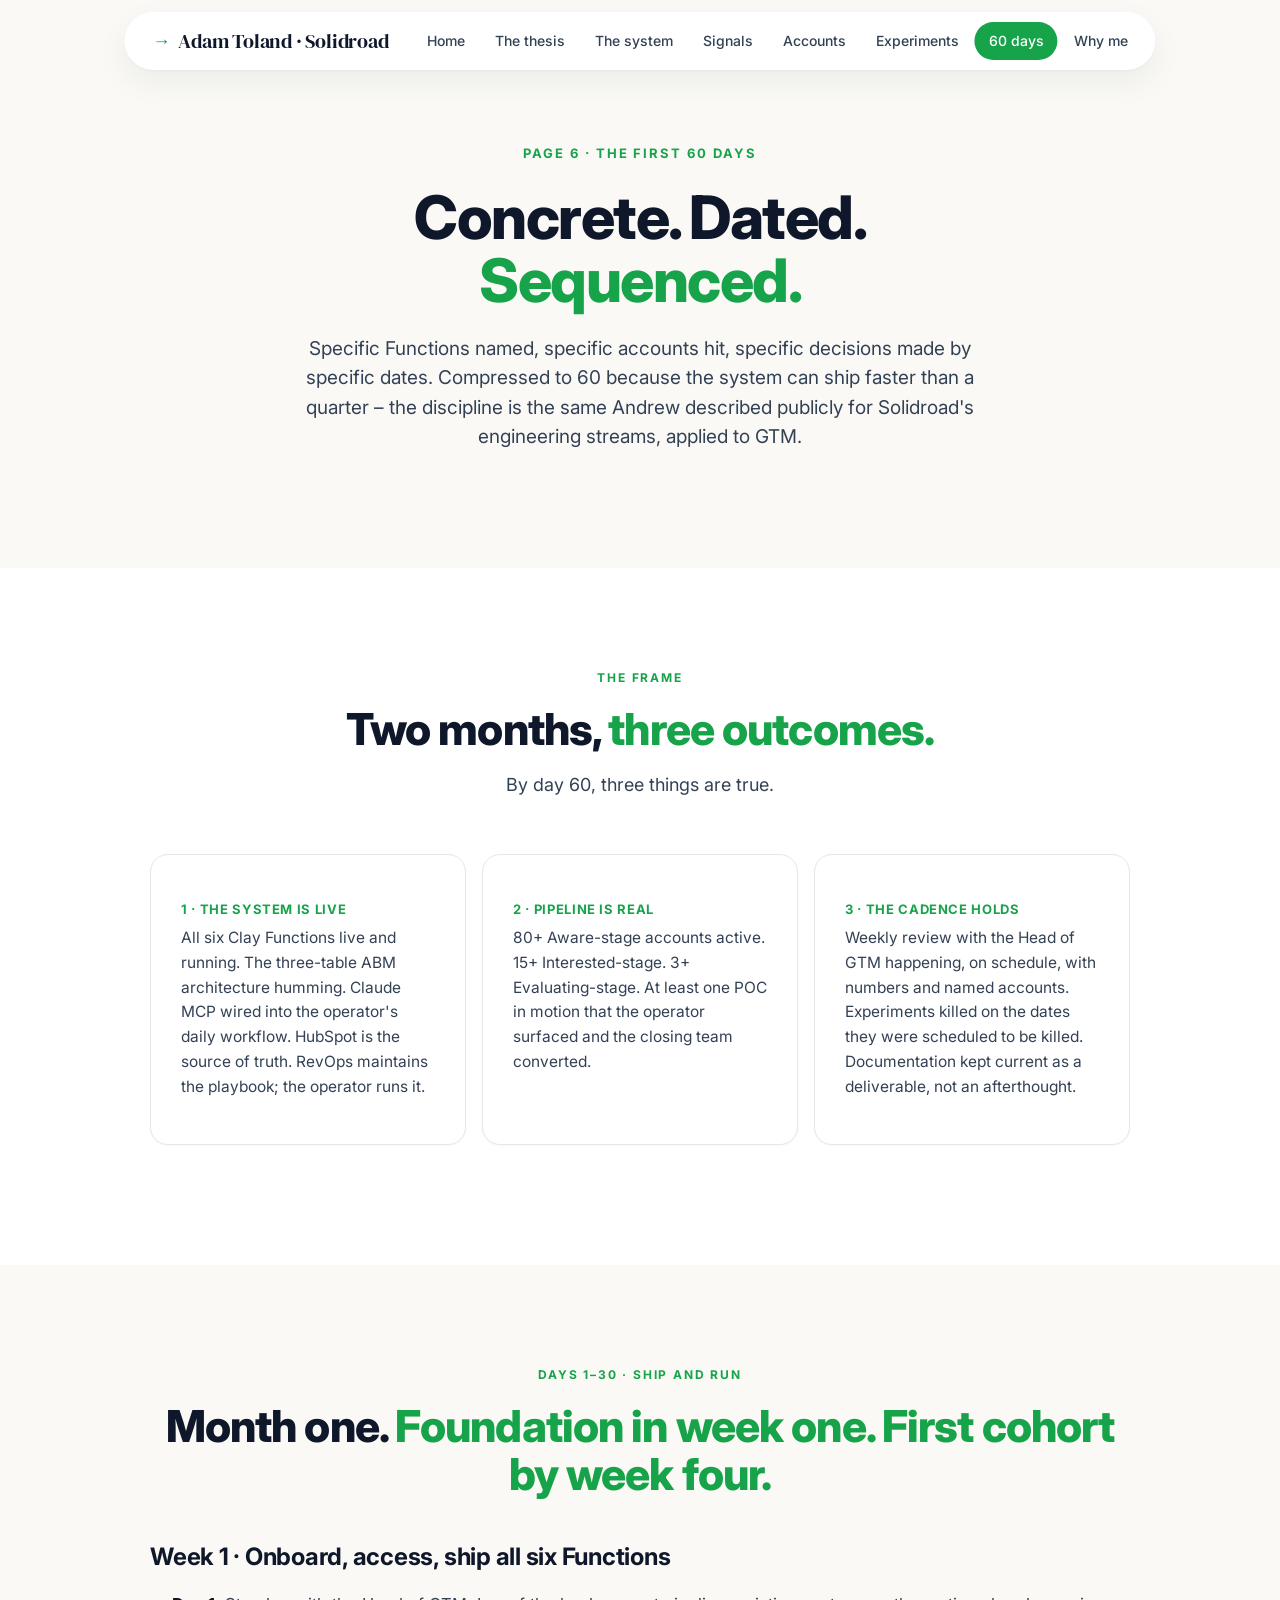
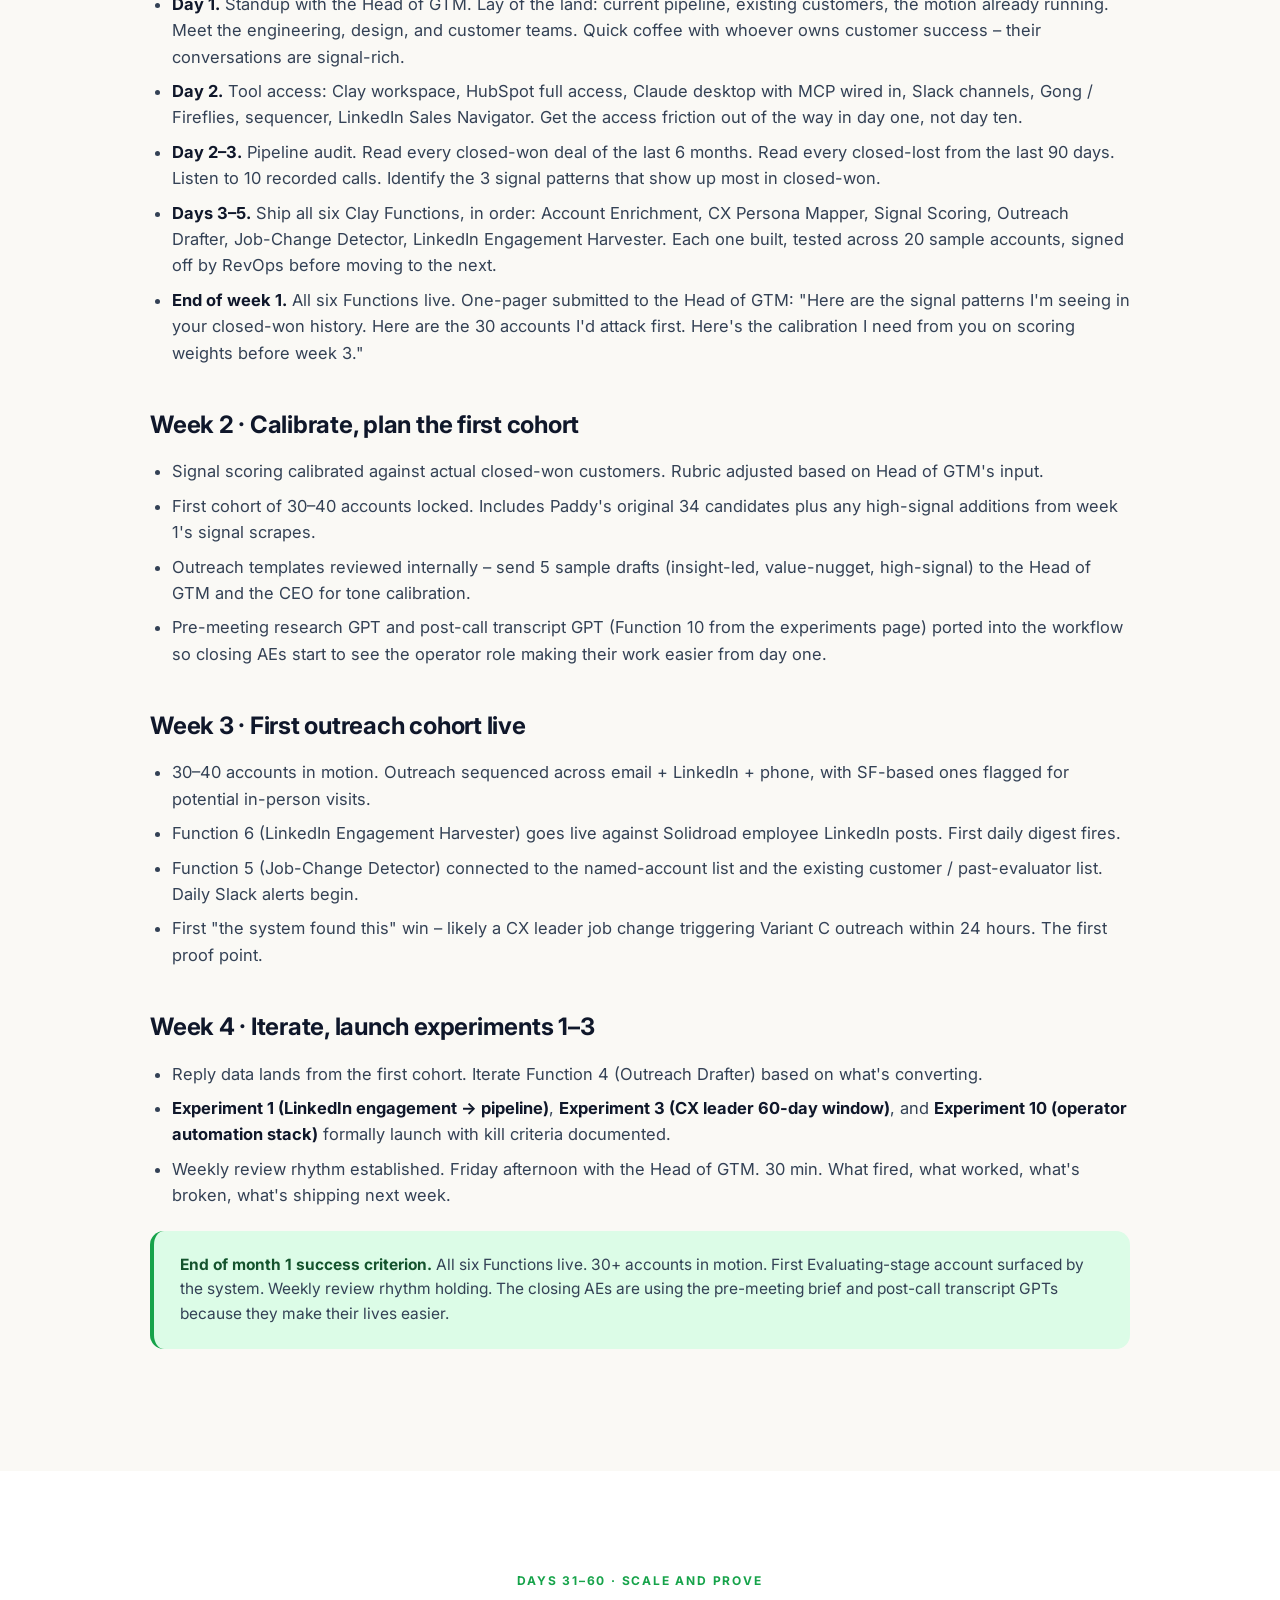
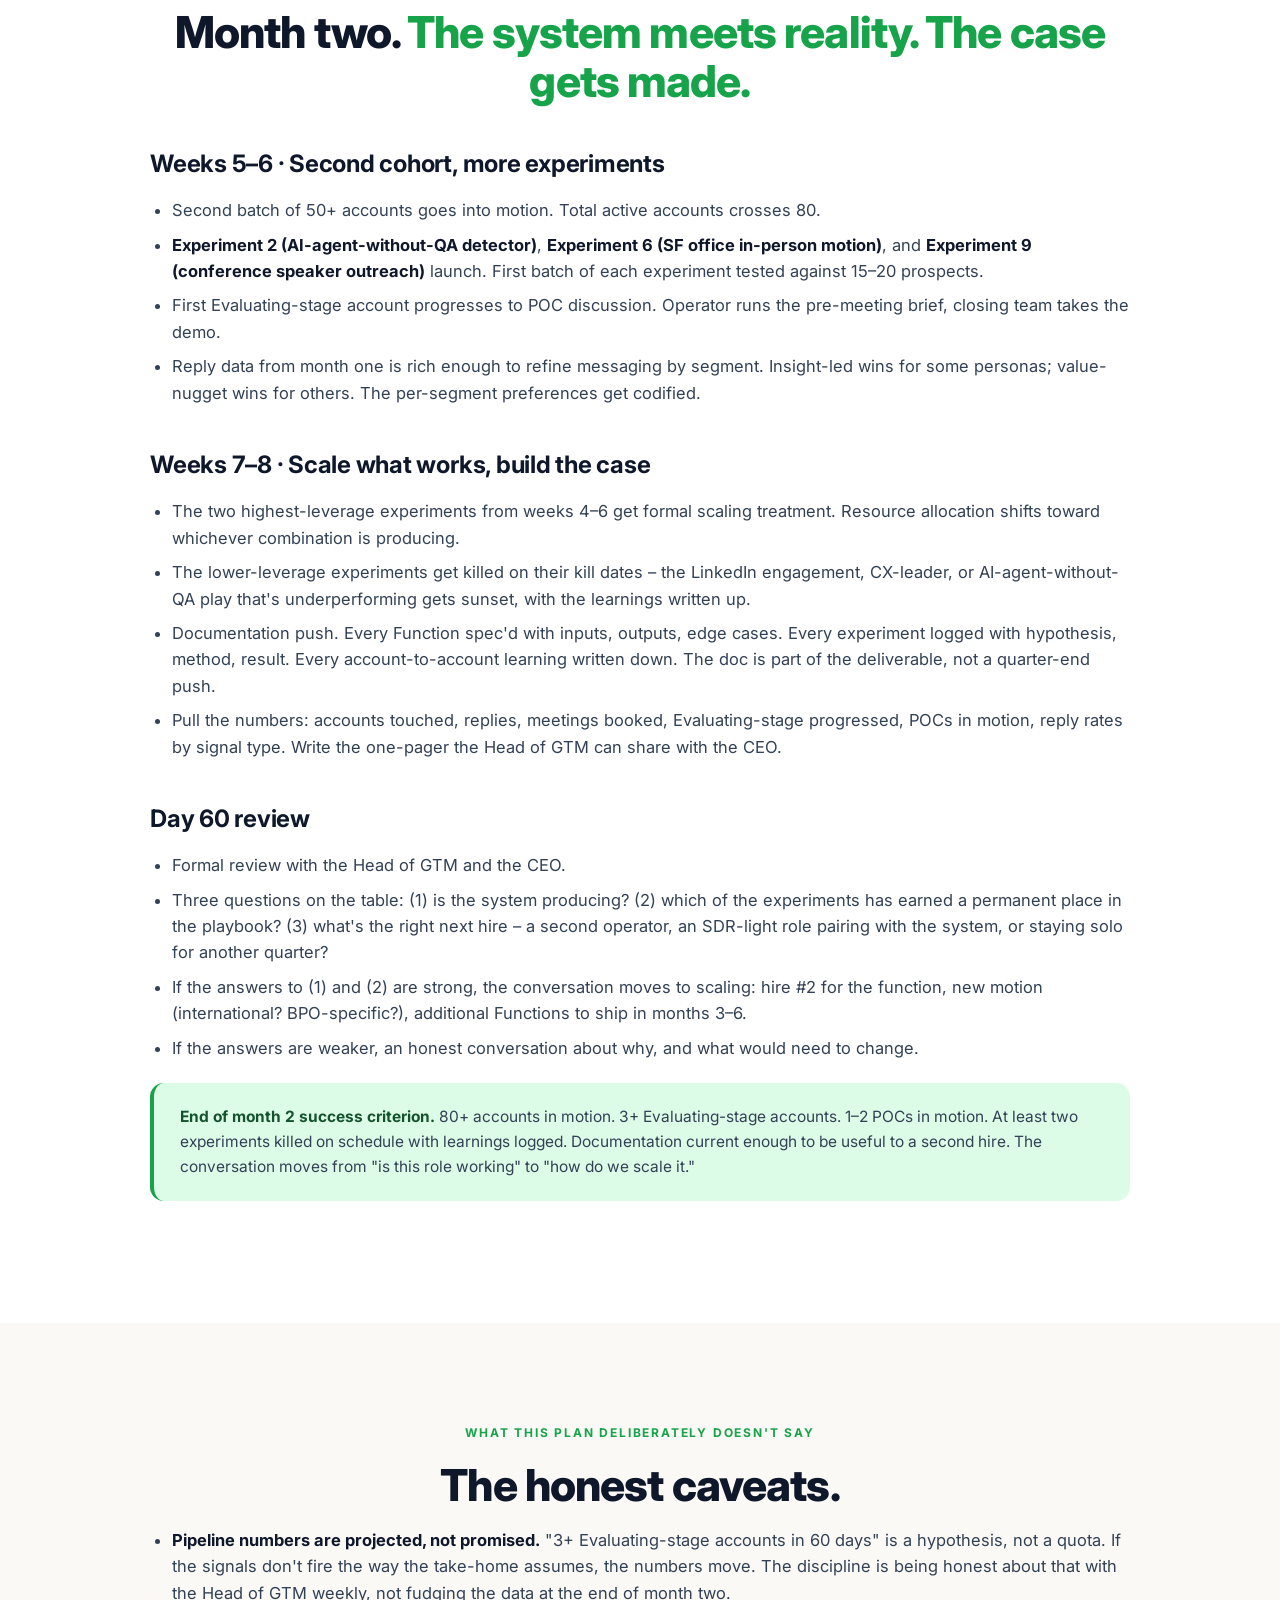
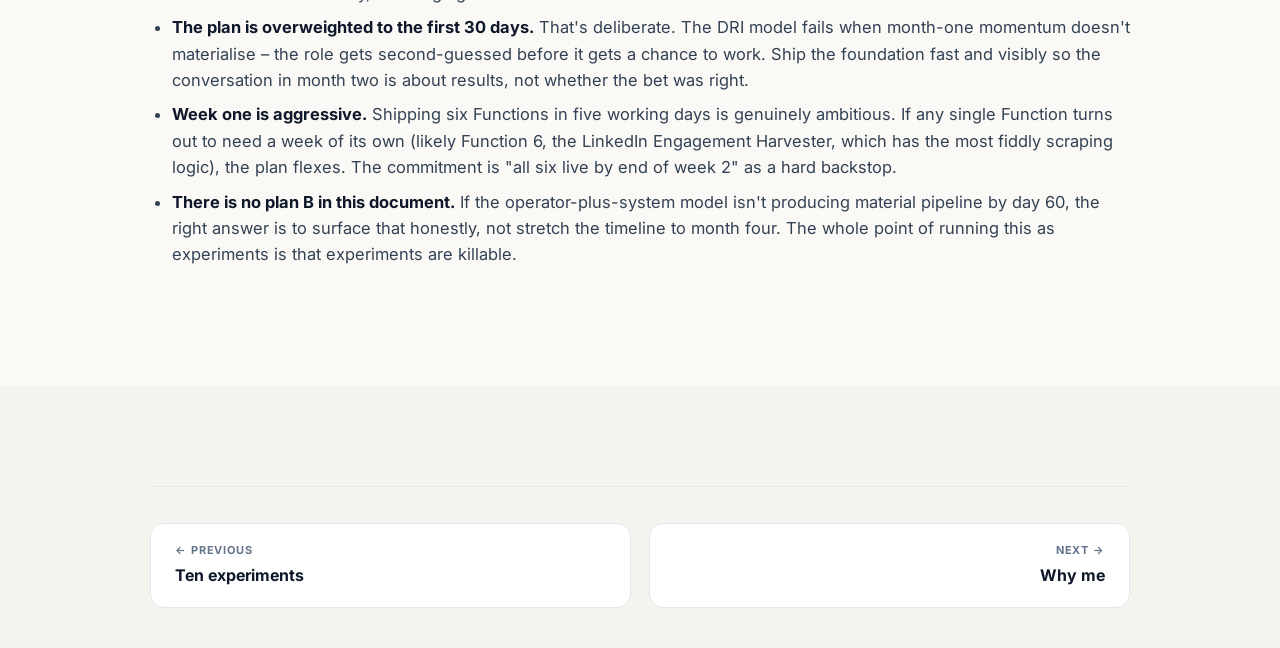
<file: plan.html>
<!DOCTYPE html>
<html lang="en">
<head>
<meta charset="UTF-8" />
<meta name="viewport" content="width=device-width, initial-scale=1.0" />
<title>The first 60 days – Solidroad take-home</title>
<link rel="stylesheet" href="styles.css" />
</head>
<body>

<header class="topbar">
  <a href="index.html" class="topbar-brand">Adam Toland · Solidroad</a>
  <nav class="nav-pills">
    <a href="index.html">Home</a>
    <a href="thesis.html">The thesis</a>
    <a href="system.html">The system</a>
    <a href="signals.html">Signals</a>
    <a href="accounts.html">Accounts</a>
    <a href="experiments.html">Experiments</a>
    <a href="plan.html" class="active">60 days</a>
    <a href="about.html">Why me</a>
  </nav>
</header>

<section class="hero">
  <div class="hero-inner">
    <div class="hero-eyebrow">Page 6 · The first 60 days</div>
    <h1>Concrete. Dated. <span class="accent">Sequenced.</span></h1>
    <p class="hero-sub">Specific Functions named, specific accounts hit, specific decisions made by specific dates. Compressed to 60 because the system can ship faster than a quarter – the discipline is the same Andrew described publicly for Solidroad's engineering streams, applied to GTM.</p>
  </div>
</section>

<section class="section white">
  <div class="section-inner">
    <span class="section-eyebrow">The frame</span>
    <h2>Two months, <span class="accent">three outcomes.</span></h2>
    <p class="section-sub">By day 60, three things are true.</p>

    <div class="card-grid-3">
      <div class="card">
        <h4>1 · The system is live</h4>
        <p>All six Clay Functions live and running. The three-table ABM architecture humming. Claude MCP wired into the operator's daily workflow. HubSpot is the source of truth. RevOps maintains the playbook; the operator runs it.</p>
      </div>
      <div class="card">
        <h4>2 · Pipeline is real</h4>
        <p>80+ Aware-stage accounts active. 15+ Interested-stage. 3+ Evaluating-stage. At least one POC in motion that the operator surfaced and the closing team converted.</p>
      </div>
      <div class="card">
        <h4>3 · The cadence holds</h4>
        <p>Weekly review with the Head of GTM happening, on schedule, with numbers and named accounts. Experiments killed on the dates they were scheduled to be killed. Documentation kept current as a deliverable, not an afterthought.</p>
      </div>
    </div>
  </div>
</section>

<section class="section">
  <div class="section-inner">
    <span class="section-eyebrow">Days 1–30 · ship and run</span>
    <h2>Month one. <span class="accent">Foundation in week one. First cohort by week four.</span></h2>

    <h3>Week 1 · Onboard, access, ship all six Functions</h3>
    <ul>
      <li><strong>Day 1.</strong> Standup with the Head of GTM. Lay of the land: current pipeline, existing customers, the motion already running. Meet the engineering, design, and customer teams. Quick coffee with whoever owns customer success – their conversations are signal-rich.</li>
      <li><strong>Day 2.</strong> Tool access: Clay workspace, HubSpot full access, Claude desktop with MCP wired in, Slack channels, Gong / Fireflies, sequencer, LinkedIn Sales Navigator. Get the access friction out of the way in day one, not day ten.</li>
      <li><strong>Day 2–3.</strong> Pipeline audit. Read every closed-won deal of the last 6 months. Read every closed-lost from the last 90 days. Listen to 10 recorded calls. Identify the 3 signal patterns that show up most in closed-won.</li>
      <li><strong>Days 3–5.</strong> Ship all six Clay Functions, in order: Account Enrichment, CX Persona Mapper, Signal Scoring, Outreach Drafter, Job-Change Detector, LinkedIn Engagement Harvester. Each one built, tested across 20 sample accounts, signed off by RevOps before moving to the next.</li>
      <li><strong>End of week 1.</strong> All six Functions live. One-pager submitted to the Head of GTM: "Here are the signal patterns I'm seeing in your closed-won history. Here are the 30 accounts I'd attack first. Here's the calibration I need from you on scoring weights before week 3."</li>
    </ul>

    <h3>Week 2 · Calibrate, plan the first cohort</h3>
    <ul>
      <li>Signal scoring calibrated against actual closed-won customers. Rubric adjusted based on Head of GTM's input.</li>
      <li>First cohort of 30–40 accounts locked. Includes Paddy's original 34 candidates plus any high-signal additions from week 1's signal scrapes.</li>
      <li>Outreach templates reviewed internally – send 5 sample drafts (insight-led, value-nugget, high-signal) to the Head of GTM and the CEO for tone calibration.</li>
      <li>Pre-meeting research GPT and post-call transcript GPT (Function 10 from the experiments page) ported into the workflow so closing AEs start to see the operator role making their work easier from day one.</li>
    </ul>

    <h3>Week 3 · First outreach cohort live</h3>
    <ul>
      <li>30–40 accounts in motion. Outreach sequenced across email + LinkedIn + phone, with SF-based ones flagged for potential in-person visits.</li>
      <li>Function 6 (LinkedIn Engagement Harvester) goes live against Solidroad employee LinkedIn posts. First daily digest fires.</li>
      <li>Function 5 (Job-Change Detector) connected to the named-account list and the existing customer / past-evaluator list. Daily Slack alerts begin.</li>
      <li>First "the system found this" win – likely a CX leader job change triggering Variant C outreach within 24 hours. The first proof point.</li>
    </ul>

    <h3>Week 4 · Iterate, launch experiments 1–3</h3>
    <ul>
      <li>Reply data lands from the first cohort. Iterate Function 4 (Outreach Drafter) based on what's converting.</li>
      <li><strong>Experiment 1 (LinkedIn engagement → pipeline)</strong>, <strong>Experiment 3 (CX leader 60-day window)</strong>, and <strong>Experiment 10 (operator automation stack)</strong> formally launch with kill criteria documented.</li>
      <li>Weekly review rhythm established. Friday afternoon with the Head of GTM. 30 min. What fired, what worked, what's broken, what's shipping next week.</li>
    </ul>

    <div class="highlight green">
      <strong>End of month 1 success criterion.</strong> All six Functions live. 30+ accounts in motion. First Evaluating-stage account surfaced by the system. Weekly review rhythm holding. The closing AEs are using the pre-meeting brief and post-call transcript GPTs because they make their lives easier.
    </div>
  </div>
</section>

<section class="section white">
  <div class="section-inner">
    <span class="section-eyebrow">Days 31–60 · scale and prove</span>
    <h2>Month two. <span class="accent">The system meets reality. The case gets made.</span></h2>

    <h3>Weeks 5–6 · Second cohort, more experiments</h3>
    <ul>
      <li>Second batch of 50+ accounts goes into motion. Total active accounts crosses 80.</li>
      <li><strong>Experiment 2 (AI-agent-without-QA detector)</strong>, <strong>Experiment 6 (SF office in-person motion)</strong>, and <strong>Experiment 9 (conference speaker outreach)</strong> launch. First batch of each experiment tested against 15–20 prospects.</li>
      <li>First Evaluating-stage account progresses to POC discussion. Operator runs the pre-meeting brief, closing team takes the demo.</li>
      <li>Reply data from month one is rich enough to refine messaging by segment. Insight-led wins for some personas; value-nugget wins for others. The per-segment preferences get codified.</li>
    </ul>

    <h3>Weeks 7–8 · Scale what works, build the case</h3>
    <ul>
      <li>The two highest-leverage experiments from weeks 4–6 get formal scaling treatment. Resource allocation shifts toward whichever combination is producing.</li>
      <li>The lower-leverage experiments get killed on their kill dates – the LinkedIn engagement, CX-leader, or AI-agent-without-QA play that's underperforming gets sunset, with the learnings written up.</li>
      <li>Documentation push. Every Function spec'd with inputs, outputs, edge cases. Every experiment logged with hypothesis, method, result. Every account-to-account learning written down. The doc is part of the deliverable, not a quarter-end push.</li>
      <li>Pull the numbers: accounts touched, replies, meetings booked, Evaluating-stage progressed, POCs in motion, reply rates by signal type. Write the one-pager the Head of GTM can share with the CEO.</li>
    </ul>

    <h3>Day 60 review</h3>
    <ul>
      <li>Formal review with the Head of GTM and the CEO.</li>
      <li>Three questions on the table: (1) is the system producing? (2) which of the experiments has earned a permanent place in the playbook? (3) what's the right next hire – a second operator, an SDR-light role pairing with the system, or staying solo for another quarter?</li>
      <li>If the answers to (1) and (2) are strong, the conversation moves to scaling: hire #2 for the function, new motion (international? BPO-specific?), additional Functions to ship in months 3–6.</li>
      <li>If the answers are weaker, an honest conversation about why, and what would need to change.</li>
    </ul>

    <div class="highlight green">
      <strong>End of month 2 success criterion.</strong> 80+ accounts in motion. 3+ Evaluating-stage accounts. 1–2 POCs in motion. At least two experiments killed on schedule with learnings logged. Documentation current enough to be useful to a second hire. The conversation moves from "is this role working" to "how do we scale it."
    </div>
  </div>
</section>

<section class="section">
  <div class="section-inner">
    <span class="section-eyebrow">What this plan deliberately doesn't say</span>
    <h2>The honest caveats.</h2>

    <ul>
      <li><strong>Pipeline numbers are projected, not promised.</strong> "3+ Evaluating-stage accounts in 60 days" is a hypothesis, not a quota. If the signals don't fire the way the take-home assumes, the numbers move. The discipline is being honest about that with the Head of GTM weekly, not fudging the data at the end of month two.</li>
      <li><strong>The plan is overweighted to the first 30 days.</strong> That's deliberate. The DRI model fails when month-one momentum doesn't materialise – the role gets second-guessed before it gets a chance to work. Ship the foundation fast and visibly so the conversation in month two is about results, not whether the bet was right.</li>
      <li><strong>Week one is aggressive.</strong> Shipping six Functions in five working days is genuinely ambitious. If any single Function turns out to need a week of its own (likely Function 6, the LinkedIn Engagement Harvester, which has the most fiddly scraping logic), the plan flexes. The commitment is "all six live by end of week 2" as a hard backstop.</li>
      <li><strong>There is no plan B in this document.</strong> If the operator-plus-system model isn't producing material pipeline by day 60, the right answer is to surface that honestly, not stretch the timeline to month four. The whole point of running this as experiments is that experiments are killable.</li>
    </ul>
  </div>
</section>

<div class="section soft" style="padding: 40px 24px;">
  <div class="footer-nav">
    <a href="experiments.html">
      <span class="label">← Previous</span>
      <span class="title">Ten experiments</span>
    </a>
    <a href="about.html" class="next">
      <span class="label">Next →</span>
      <span class="title">Why me</span>
    </a>
  </div>
</div>

</body>
</html>
</file>
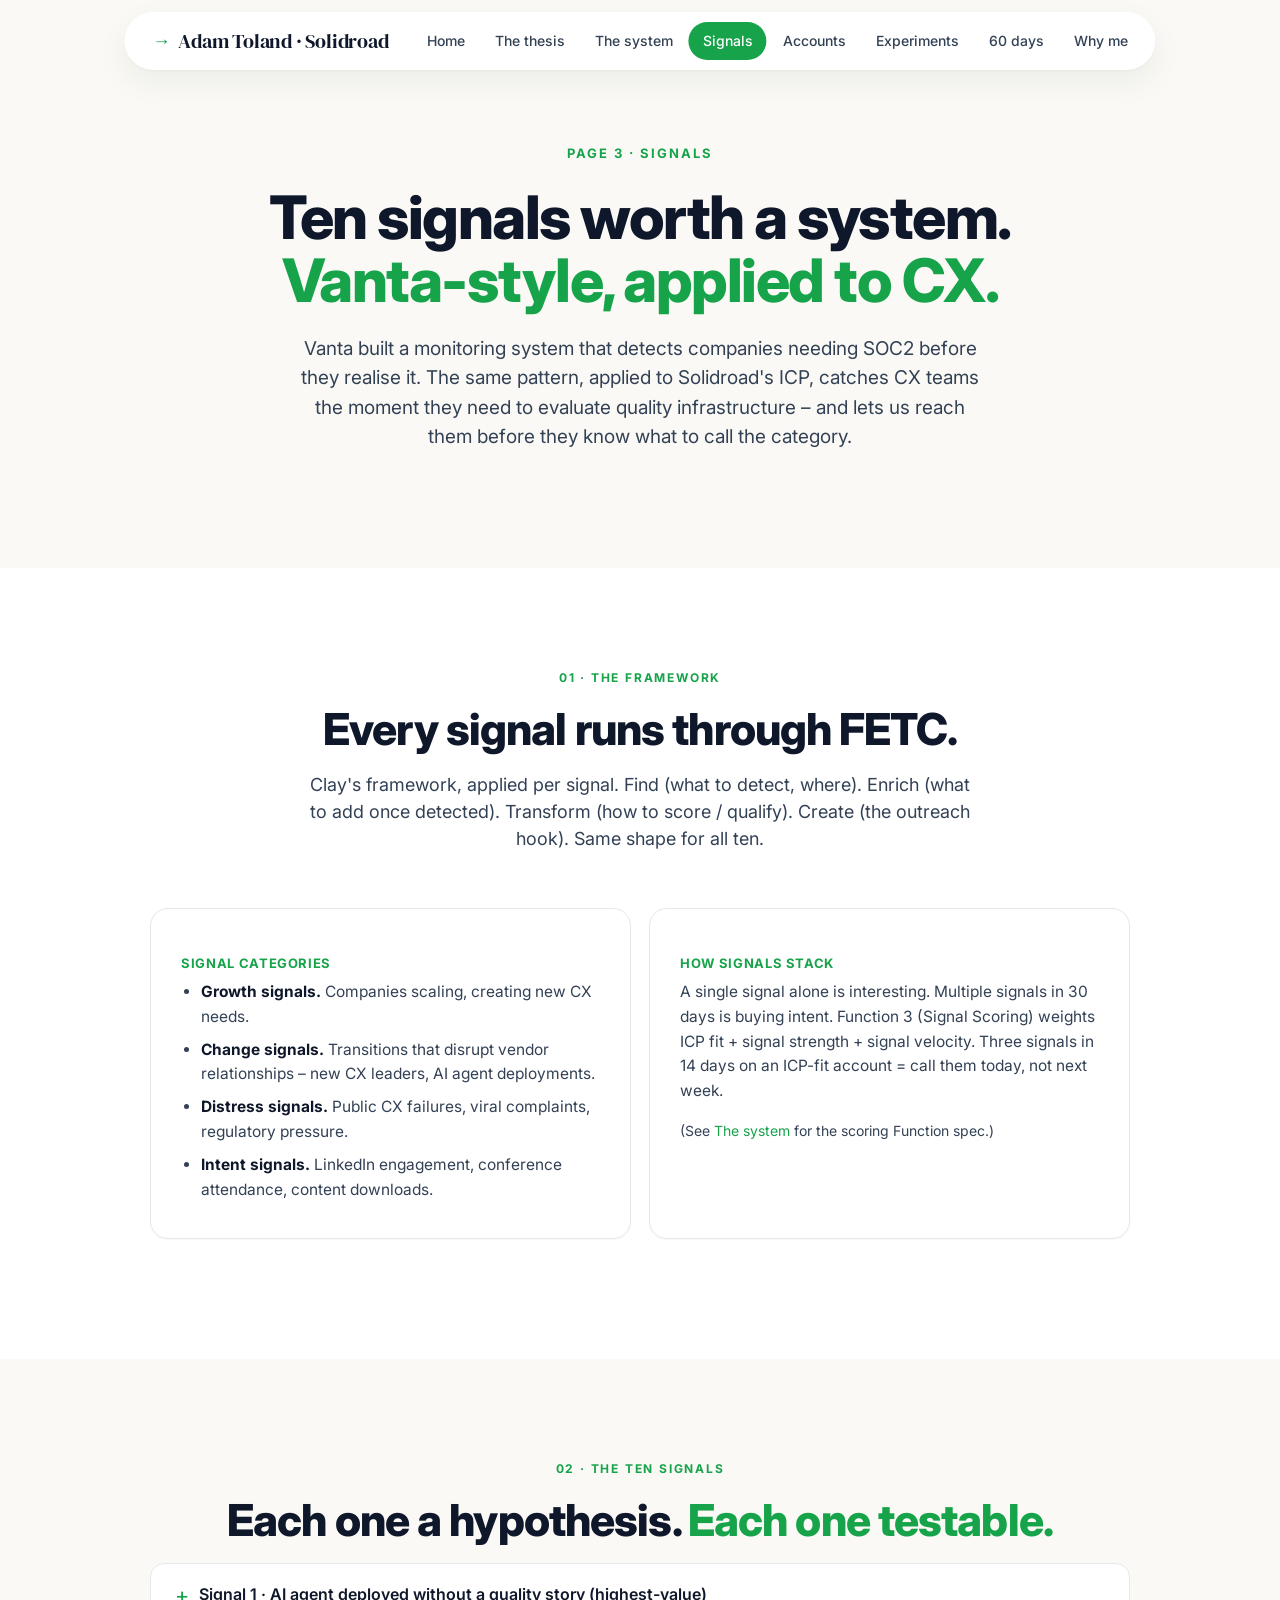
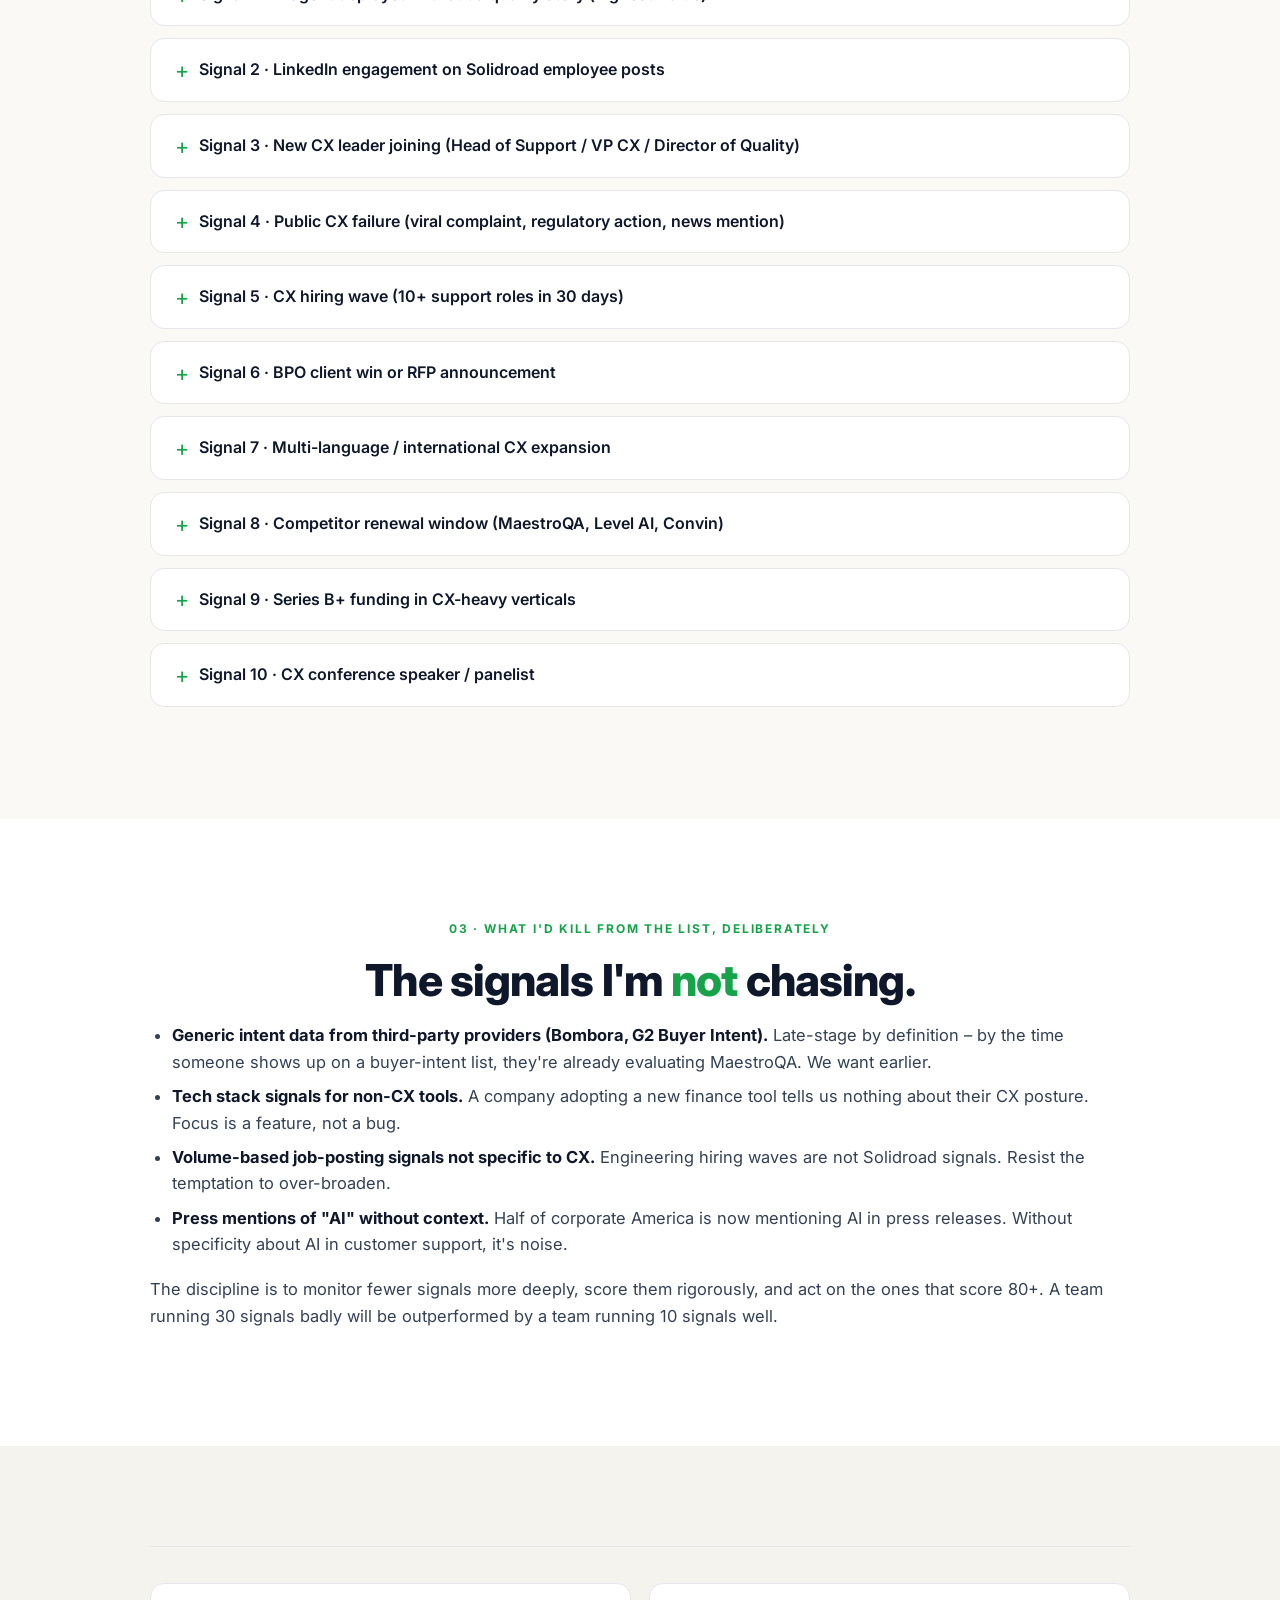
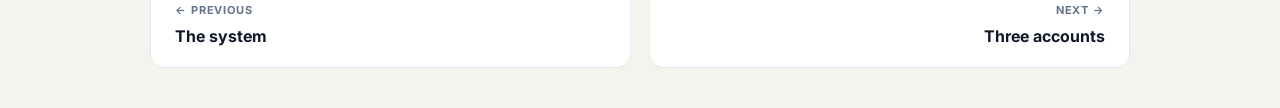
<file: signals.html>
<!DOCTYPE html>
<html lang="en">
<head>
<meta charset="UTF-8" />
<meta name="viewport" content="width=device-width, initial-scale=1.0" />
<title>Signals – Solidroad take-home</title>
<link rel="stylesheet" href="styles.css" />
</head>
<body>

<header class="topbar">
  <a href="index.html" class="topbar-brand">Adam Toland · Solidroad</a>
  <nav class="nav-pills">
    <a href="index.html">Home</a>
    <a href="thesis.html">The thesis</a>
    <a href="system.html">The system</a>
    <a href="signals.html" class="active">Signals</a>
    <a href="accounts.html">Accounts</a>
    <a href="experiments.html">Experiments</a>
    <a href="plan.html">60 days</a>
    <a href="about.html">Why me</a>
  </nav>
</header>

<section class="hero">
  <div class="hero-inner">
    <div class="hero-eyebrow">Page 3 · Signals</div>
    <h1>Ten signals worth a system. <span class="accent">Vanta-style, applied to CX.</span></h1>
    <p class="hero-sub">Vanta built a monitoring system that detects companies needing SOC2 before they realise it. The same pattern, applied to Solidroad's ICP, catches CX teams the moment they need to evaluate quality infrastructure – and lets us reach them before they know what to call the category.</p>
  </div>
</section>

<section class="section white">
  <div class="section-inner">
    <span class="section-eyebrow">01 · the framework</span>
    <h2>Every signal runs through FETC.</h2>
    <p class="section-sub">Clay's framework, applied per signal. Find (what to detect, where). Enrich (what to add once detected). Transform (how to score / qualify). Create (the outreach hook). Same shape for all ten.</p>

    <div class="card-grid">
      <div class="card">
        <h4>Signal categories</h4>
        <ul>
          <li><strong>Growth signals.</strong> Companies scaling, creating new CX needs.</li>
          <li><strong>Change signals.</strong> Transitions that disrupt vendor relationships – new CX leaders, AI agent deployments.</li>
          <li><strong>Distress signals.</strong> Public CX failures, viral complaints, regulatory pressure.</li>
          <li><strong>Intent signals.</strong> LinkedIn engagement, conference attendance, content downloads.</li>
        </ul>
      </div>
      <div class="card">
        <h4>How signals stack</h4>
        <p>A single signal alone is interesting. Multiple signals in 30 days is buying intent. Function 3 (Signal Scoring) weights ICP fit + signal strength + signal velocity. Three signals in 14 days on an ICP-fit account = call them today, not next week.</p>
        <p class="muted" style="margin-top:8px; font-size:14px;">(See <a href="system.html">The system</a> for the scoring Function spec.)</p>
      </div>
    </div>
  </div>
</section>

<section class="section">
  <div class="section-inner">
    <span class="section-eyebrow">02 · the ten signals</span>
    <h2>Each one a hypothesis. <span class="accent">Each one testable.</span></h2>

    <details>
      <summary>Signal 1 · AI agent deployed without a quality story (highest-value)</summary>
      <div class="detail-body">
        <p><strong>The hypothesis.</strong> Companies announcing AI chatbots / AI voicebots / AI email responders in customer support, without any mention of monitoring, evaluation, or quality infrastructure. They have a hidden quality problem that will compound; Solidroad solves it.</p>
        <p><strong>Find.</strong> Daily Claygent scrape of (a) earnings call transcripts for B2C-heavy companies mentioning "AI agent" or "AI support" + (b) homepage chat-widget detection (Intercom Fin, Ada, Decagon, Forethought live) + (c) press releases / SEC filings. Cross-reference with the existence of a Trust & Safety or AI Ethics page (negative signal: probably already thinking about it).</p>
        <p><strong>Enrich.</strong> Function 1 (Account ICP). Function 2 (Persona Mapper, targeting VP Customer Support, Head of AI, Director of CX Operations).</p>
        <p><strong>Transform.</strong> Score boost for: AI agent live + no public quality framework + recent CX leadership hire. This is the gold-mine triad.</p>
        <p><strong>Create.</strong> Outreach hook: "Saw [Company] just launched [AI agent name]. Curious how you're scoring the conversations it's handling – we work with [similar customer] on exactly this. Worth 15 minutes?"</p>
        <p><strong>Why this is signal #1.</strong> It's the Vanta play, structurally identical. Vanta catches companies that need SOC2 before they know what to call it. This catches companies that need Solidroad before they've started evaluating.</p>
      </div>
    </details>

    <details>
      <summary>Signal 2 · LinkedIn engagement on Solidroad employee posts</summary>
      <div class="detail-body">
        <p><strong>The hypothesis.</strong> Mark already said publicly that LinkedIn is Solidroad's top growth channel, and he's paying $5K/month bonuses to amplify reach. The reach is working. The conversion mechanism is manual. We can automate the conversion and turn engagement into pipeline within 24 hours.</p>
        <p><strong>Find.</strong> Function 6 (LinkedIn Engagement Harvester). Daily scrape of likes / comments / reposts on posts from Mark, Patrick, Paddy, Andrew Mooney, Robbie Carroll, and any team member posting consistently.</p>
        <p><strong>Enrich.</strong> Function 2 (Persona Mapper) on every engager. Pull their work email, title, recent posts of their own, company.</p>
        <p><strong>Transform.</strong> Function 3 (Signal Scoring) per engager: ICP fit + engagement type (comment > repost > like) + recency (last 7 days = hot) + their own company's CX signals.</p>
        <p><strong>Create.</strong> Daily Slack digest for the operator: top 5 engagers by score, with one-click "draft outreach" button that runs Function 4 (Outreach Drafter) referencing the specific post they engaged on.</p>
        <p><strong>Why this is signal #2.</strong> Mark has explicitly told the market this is Solidroad's top growth channel. The reach is working. The conversion mechanism is currently manual. This Function industrialises it.</p>
      </div>
    </details>

    <details>
      <summary>Signal 3 · New CX leader joining (Head of Support / VP CX / Director of Quality)</summary>
      <div class="detail-body">
        <p><strong>The hypothesis.</strong> New CX leaders within 60 days of starting are in their "make a mark" window. They have budget authority, mandate to change vendors, and incentive to ship visible wins fast. Highest single-signal conversion in B2B SaaS.</p>
        <p><strong>Find.</strong> Default signal: job changes at target accounts. Filter for titles matching CX leadership patterns: "Head of Support", "VP Customer Experience", "Director of CX", "Head of Quality", "VP Customer Operations".</p>
        <p><strong>Enrich.</strong> Function 2 on the new hire. Pull their previous-company context: did they use Solidroad's competitor? Did they speak publicly about quality, training, or AI agents at their last role?</p>
        <p><strong>Transform.</strong> Score boost: ICP-fit company + new hire in CX leadership + their previous role used a Solidroad competitor or wrote publicly about CX quality.</p>
        <p><strong>Create.</strong> Outreach hook tailored by previous role: "Saw you just joined [new company] as [title] – congrats. At [old company] you wrote about [specific thing]. We're working with [similar company] on exactly that shape of problem. Worth a quick intro?"</p>
      </div>
    </details>

    <details>
      <summary>Signal 4 · Public CX failure (viral complaint, regulatory action, news mention)</summary>
      <div class="detail-body">
        <p><strong>The hypothesis.</strong> Public CX failures create internal urgency at the affected company. Within 7 days of a viral support failure or a regulatory complaint, the CX leader is being asked by their CEO / board what's being done. Solidroad's "100% review" pitch lands hardest at this exact moment.</p>
        <p><strong>Find.</strong> RSS feed + Claygent monitoring of: (a) Reddit r/[company] threads tagged with support complaints, (b) Twitter mentions of [company] + support keywords with high engagement, (c) news mentions of [company] + "customer service" / "support failure" / "data breach", (d) regulatory complaint trackers for B2C-heavy verticals.</p>
        <p><strong>Enrich.</strong> Function 2 (Persona Mapper) immediately, targeting the senior-most CX leader at the company.</p>
        <p><strong>Transform.</strong> Auto-route as URGENT if the failure is within 7 days. These are 24-hour-response signals, not weekly-digest signals.</p>
        <p><strong>Create.</strong> Outreach is delicate: never reference the failure directly (corporate sensitivity); reference the category. "I saw the conversation about [topic] this week. Most CX teams I work with are getting asked by their CEOs how to prevent the next one. Solidroad does X for [similar company]. Worth a 15-min conversation?"</p>
      </div>
    </details>

    <details>
      <summary>Signal 5 · CX hiring wave (10+ support roles in 30 days)</summary>
      <div class="detail-body">
        <p><strong>The hypothesis.</strong> Companies hiring 10+ support agents in a 30-day window are scaling, which means onboarding is about to break and time-to-quality is a board-visible problem. Faire's 33% onboarding reduction is the proof case to lead with.</p>
        <p><strong>Find.</strong> Default signal: job postings. Filter for support / CX / customer success roles. Aggregate by company over rolling 30-day windows.</p>
        <p><strong>Enrich.</strong> Function 1 (Account ICP). Particularly: which support stack are they on? Intercom and Zendesk are warm – Solidroad integrates deeply with both.</p>
        <p><strong>Transform.</strong> Score by hiring velocity + ICP fit + stack compatibility. Hiring 10 agents on Intercom in 30 days = call this week.</p>
        <p><strong>Create.</strong> "Saw you're hiring [N] support roles in [city/region]. Faire ran into the same growth shape – they cut onboarding time 33% by [Solidroad capability]. Curious if you're feeling the same pressure?"</p>
      </div>
    </details>

    <details>
      <summary>Signal 6 · BPO client win or RFP announcement</summary>
      <div class="detail-body">
        <p><strong>The hypothesis.</strong> BPOs (Tech Mahindra, Crescendo-tier) win new client engagements all the time. When they do, they need to demonstrate quality infrastructure to the new client. Solidroad's pitch lands as a "use this in your client pitch" angle, not a "buy this for your ops" angle. BPOs are also unlocks: one BPO win can mean 10+ underlying client logos.</p>
        <p><strong>Find.</strong> RSS feed monitoring of BPO press releases + LinkedIn announcements about new client wins. Filter for B2C-heavy verticals where Solidroad has case studies (e-commerce, fintech, travel).</p>
        <p><strong>Enrich.</strong> Function 1 + Function 2 targeting BPO operations leaders (COO, VP Operations, Account Director on the specific new account).</p>
        <p><strong>Transform.</strong> Score boost: BPO + new client win in last 60 days + ICP-aligned underlying client.</p>
        <p><strong>Create.</strong> "Saw [BPO] just won the [new client] account. The Tech Mahindra team uses Solidroad to lead with their quality story in client pitches – worth showing you the angle before kickoff?"</p>
      </div>
    </details>

    <details>
      <summary>Signal 7 · Multi-language / international CX expansion</summary>
      <div class="detail-body">
        <p><strong>The hypothesis.</strong> International expansion = new languages = new agent cohorts = calibration drift across regions. Crescendo's 50% manual-assessment reduction across Honduras + Philippines is the proof case. The pain is acute and well-named.</p>
        <p><strong>Find.</strong> Combined signal: (a) job postings for support agents specifying new languages (Spanish, Portuguese, Tagalog, etc.) + (b) press releases about new market entry + (c) careers-page localisation changes.</p>
        <p><strong>Enrich.</strong> Function 1 + Function 2 targeting Director of CX Operations or Head of International Operations.</p>
        <p><strong>Transform.</strong> Score boost: 3+ international support roles in 30 days OR explicit market-entry announcement.</p>
        <p><strong>Create.</strong> "Saw you're expanding into [region]. Crescendo runs Solidroad across their Honduras and Philippines ops to keep quality consistent across sites – cut manual assessment 50%. Same shape of problem worth a conversation?"</p>
      </div>
    </details>

    <details>
      <summary>Signal 8 · Competitor renewal window (MaestroQA, Level AI, Convin)</summary>
      <div class="detail-body">
        <p><strong>The hypothesis.</strong> The strongest displacement deals come 60–90 days before a competitor contract renewal, when the buyer is open to alternatives. Most competitor signals are public-ish: G2 reviews dated by date of purchase, LinkedIn posts mentioning current tools, support job descriptions listing the QA stack.</p>
        <p><strong>Find.</strong> Claygent monitoring of (a) public G2 / TrustRadius reviews mentioning competitor names + dates + (b) job postings listing competitor tools in the stack + (c) Glassdoor reviews mentioning frustration with current tools.</p>
        <p><strong>Enrich.</strong> Function 1 + Function 2. Particularly the CX ops leader's tenure – longer tenure = stronger personal authority to switch vendors.</p>
        <p><strong>Transform.</strong> Score boost: competitor in stack + renewal window approaching + recent CX leadership change (the new leader didn't pick the old tool and has cover to switch).</p>
        <p><strong>Create.</strong> Never trash the competitor directly. "I noticed you're on [competitor]. We're built differently around the simulation-to-coaching loop, which is where [similar customer] told us they hit a ceiling. Worth showing you the difference before your next renewal cycle?"</p>
      </div>
    </details>

    <details>
      <summary>Signal 9 · Series B+ funding in CX-heavy verticals</summary>
      <div class="detail-body">
        <p><strong>The hypothesis.</strong> Newly funded companies in e-commerce, fintech, marketplaces, and consumer apps have budget, growth pressure, and CX is one of the first functions that breaks at scale. Series B is the sweet spot – Series A is too early (no CX team yet), Series C is too late (already chose a vendor).</p>
        <p><strong>Find.</strong> Default signal: funding announcements. Filter for Series B + CX-heavy verticals.</p>
        <p><strong>Enrich.</strong> Function 1 (Account ICP). Function 2 targeting VP Customer Support or first CX hire if no leader yet (also a wedge – we can help them shape the function from day one).</p>
        <p><strong>Transform.</strong> Score boost: Series B + B2C / marketplace / fintech + already deploying AI agents.</p>
        <p><strong>Create.</strong> "Congrats on the Series B. Most companies at your stage feel CX scaling break around the 50-agent mark. Faire ran into that and we [outcome]. Curious if you're seeing the same."</p>
      </div>
    </details>

    <details>
      <summary>Signal 10 · CX conference speaker / panelist</summary>
      <div class="detail-body">
        <p><strong>The hypothesis.</strong> CX leaders speaking at Support Driven, Customer Contact Week, ICMI, etc. are publicly committing to a position on a CX topic. That's the perfect cold-outreach hook – reference their specific talk, ask the question their talk implicitly raises, position Solidroad as the answer.</p>
        <p><strong>Find.</strong> RSS feed + manual maintained list of CX conference speaker pages. Claygent scrape of event sites monthly.</p>
        <p><strong>Enrich.</strong> Function 2 + a custom Claygent pull of the talk abstract / video / LinkedIn post about the talk.</p>
        <p><strong>Transform.</strong> Score boost: ICP fit + recent public talk + talk topic aligns with Solidroad capability (AI agents, QA, training, multi-language).</p>
        <p><strong>Create.</strong> "Saw your talk at [conference] on [topic]. You said [specific quote]. That's exactly the gap we close at Solidroad – worth comparing notes for 20 minutes?"</p>
      </div>
    </details>
  </div>
</section>

<section class="section white">
  <div class="section-inner">
    <span class="section-eyebrow">03 · what i'd kill from the list, deliberately</span>
    <h2>The signals I'm <span class="accent">not</span> chasing.</h2>

    <ul>
      <li><strong>Generic intent data from third-party providers (Bombora, G2 Buyer Intent).</strong> Late-stage by definition – by the time someone shows up on a buyer-intent list, they're already evaluating MaestroQA. We want earlier.</li>
      <li><strong>Tech stack signals for non-CX tools.</strong> A company adopting a new finance tool tells us nothing about their CX posture. Focus is a feature, not a bug.</li>
      <li><strong>Volume-based job-posting signals not specific to CX.</strong> Engineering hiring waves are not Solidroad signals. Resist the temptation to over-broaden.</li>
      <li><strong>Press mentions of "AI" without context.</strong> Half of corporate America is now mentioning AI in press releases. Without specificity about AI in customer support, it's noise.</li>
    </ul>

    <p class="muted" style="margin-top:18px;">The discipline is to monitor fewer signals more deeply, score them rigorously, and act on the ones that score 80+. A team running 30 signals badly will be outperformed by a team running 10 signals well.</p>
  </div>
</section>

<div class="section soft" style="padding: 40px 24px;">
  <div class="footer-nav">
    <a href="system.html">
      <span class="label">← Previous</span>
      <span class="title">The system</span>
    </a>
    <a href="accounts.html" class="next">
      <span class="label">Next →</span>
      <span class="title">Three accounts</span>
    </a>
  </div>
</div>

</body>
</html>
</file>
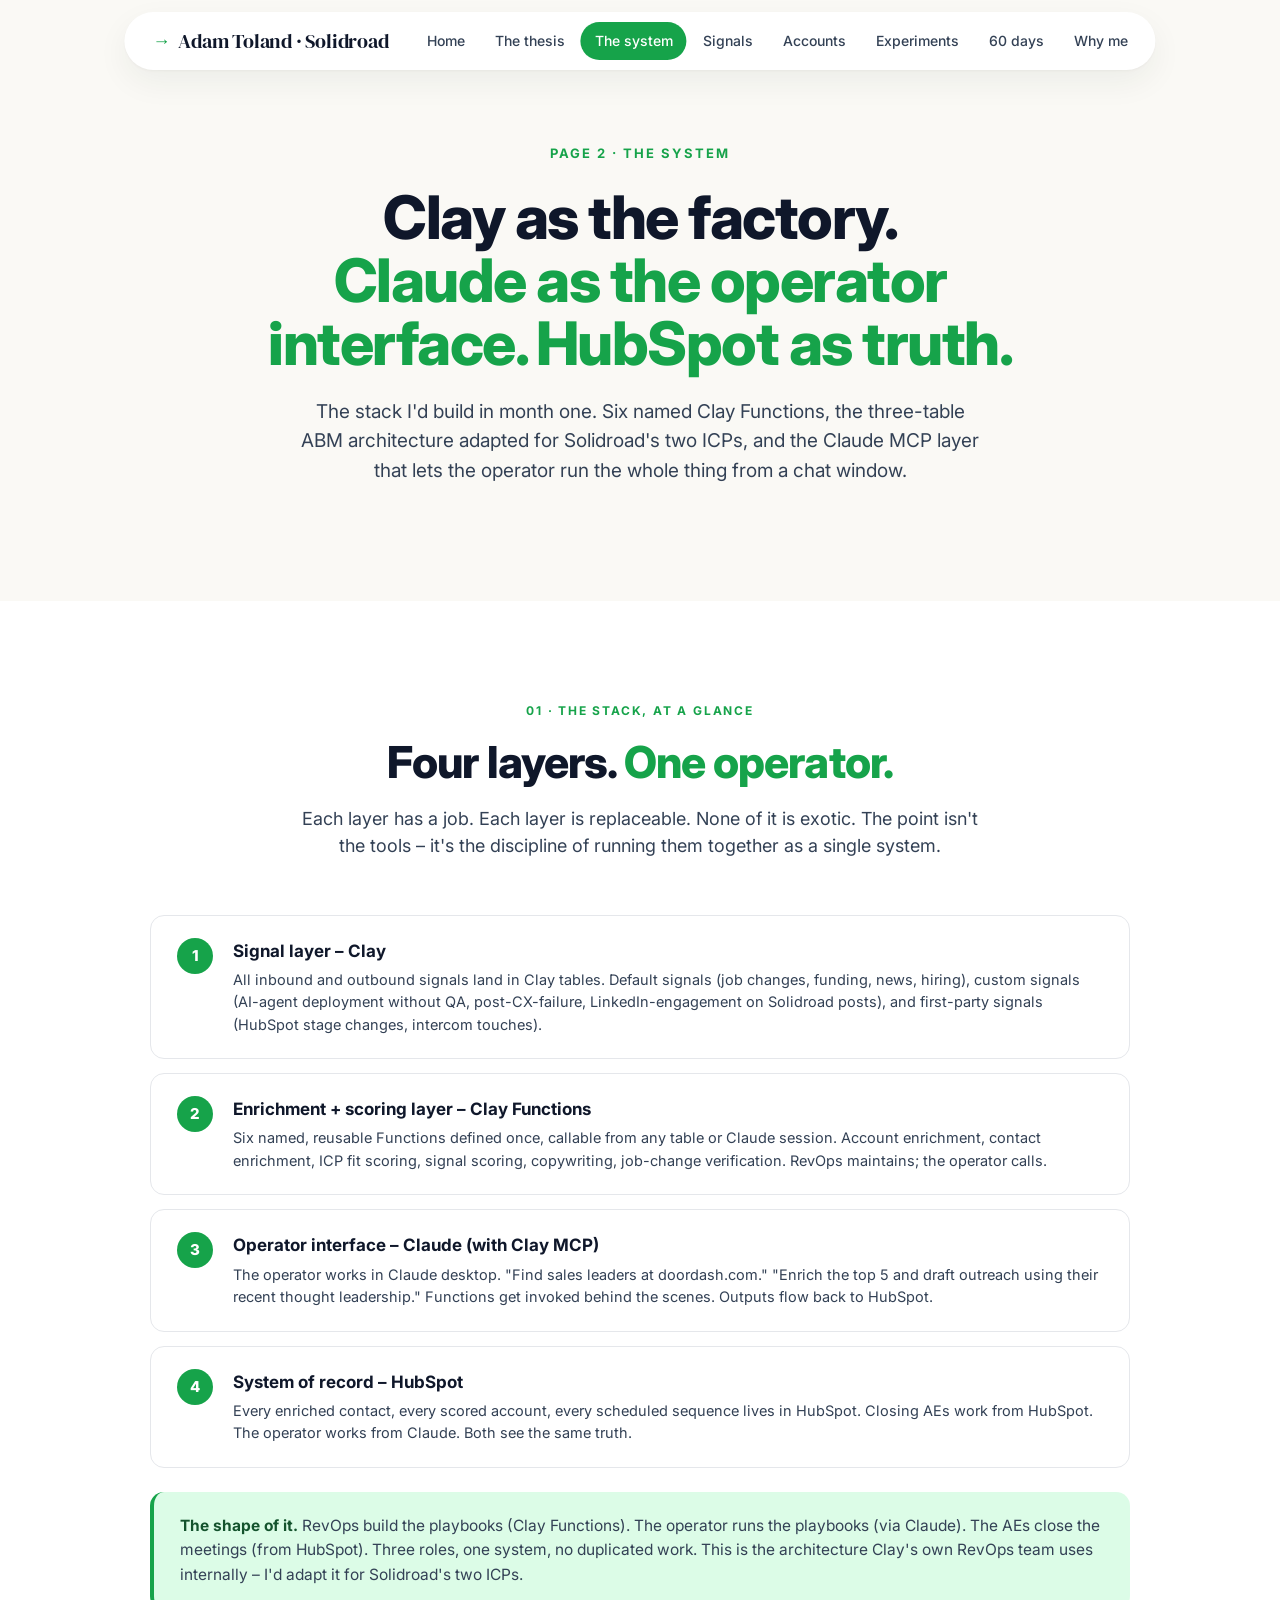
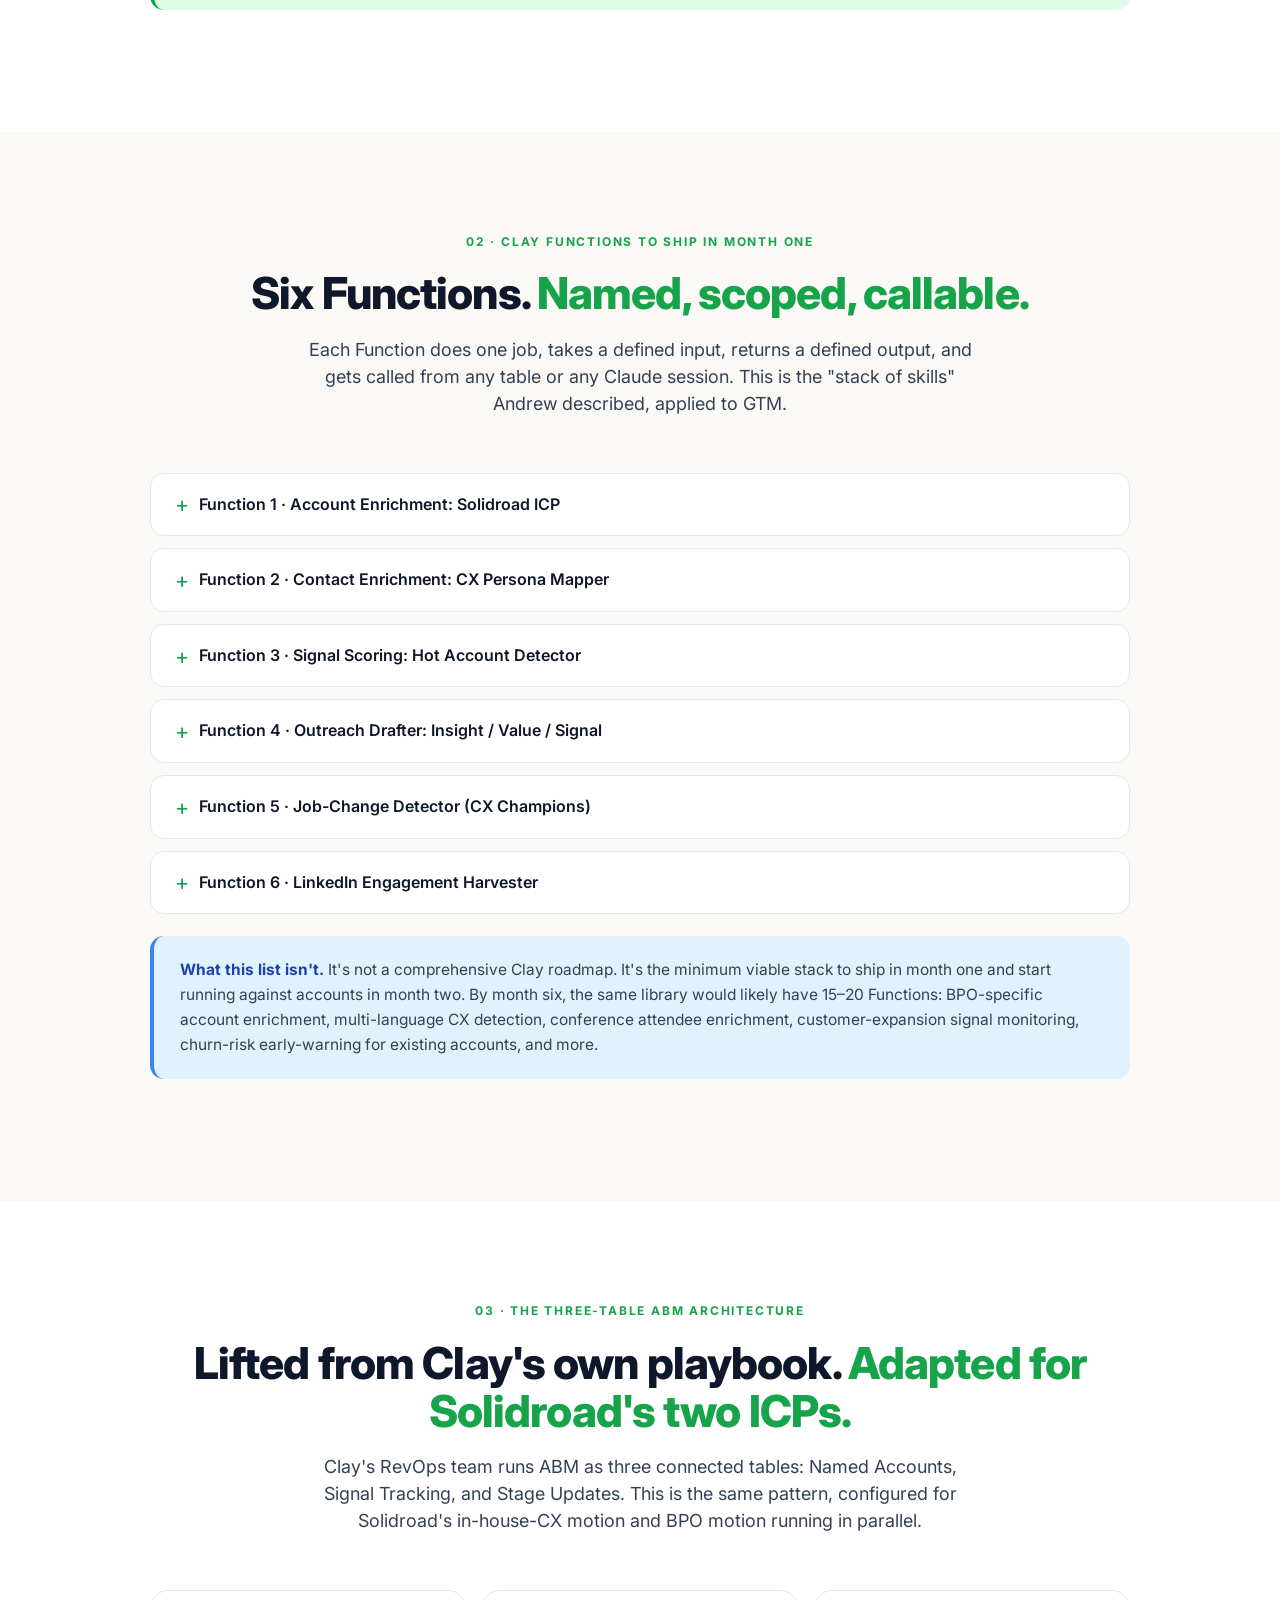
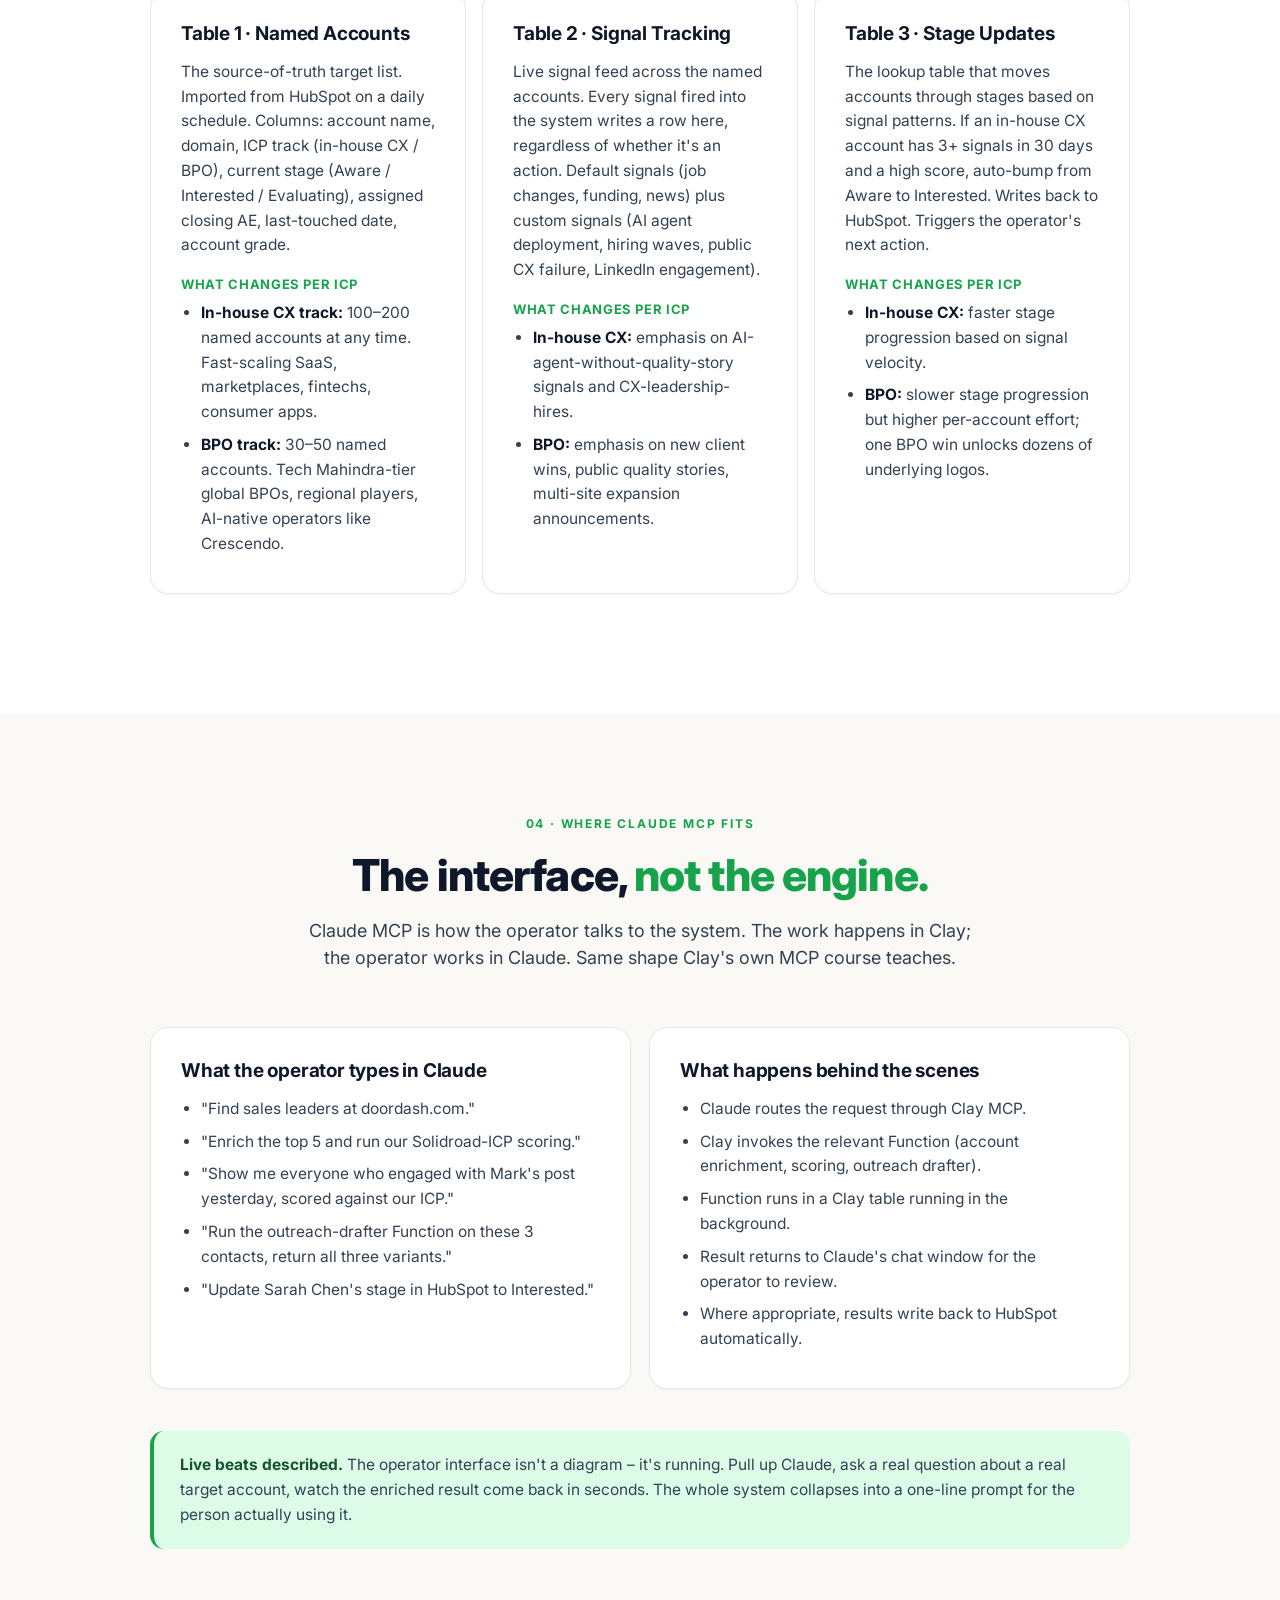
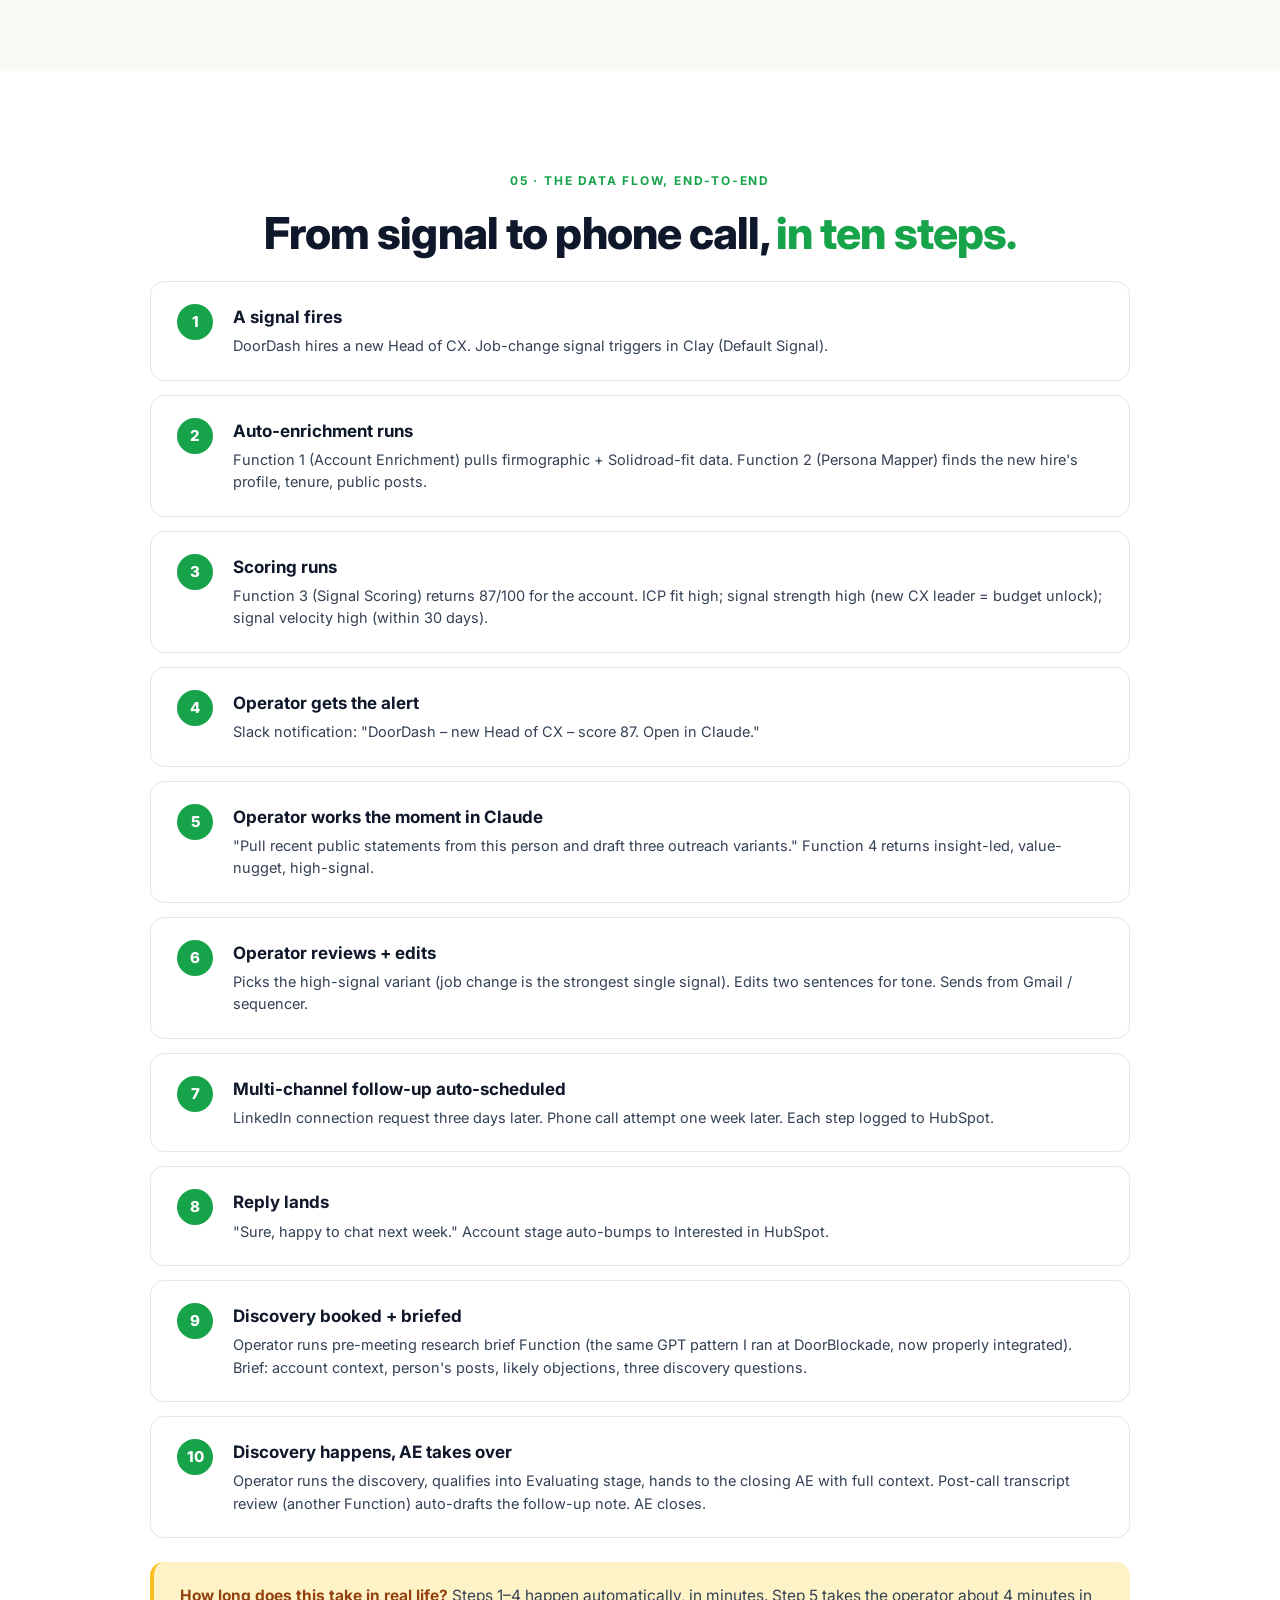
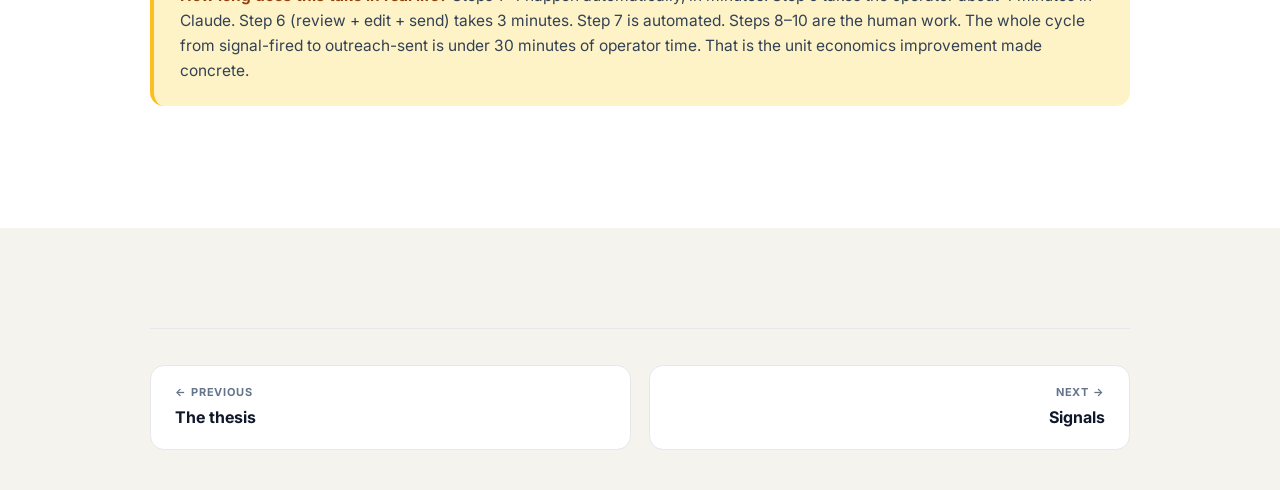
<file: system.html>
<!DOCTYPE html>
<html lang="en">
<head>
<meta charset="UTF-8" />
<meta name="viewport" content="width=device-width, initial-scale=1.0" />
<title>The system – Solidroad take-home</title>
<link rel="stylesheet" href="styles.css" />
</head>
<body>

<header class="topbar">
  <a href="index.html" class="topbar-brand">Adam Toland · Solidroad</a>
  <nav class="nav-pills">
    <a href="index.html">Home</a>
    <a href="thesis.html">The thesis</a>
    <a href="system.html" class="active">The system</a>
    <a href="signals.html">Signals</a>
    <a href="accounts.html">Accounts</a>
    <a href="experiments.html">Experiments</a>
    <a href="plan.html">60 days</a>
    <a href="about.html">Why me</a>
  </nav>
</header>

<section class="hero">
  <div class="hero-inner">
    <div class="hero-eyebrow">Page 2 · The system</div>
    <h1>Clay as the factory. <span class="accent">Claude as the operator interface. HubSpot as truth.</span></h1>
    <p class="hero-sub">The stack I'd build in month one. Six named Clay Functions, the three-table ABM architecture adapted for Solidroad's two ICPs, and the Claude MCP layer that lets the operator run the whole thing from a chat window.</p>
  </div>
</section>

<section class="section white">
  <div class="section-inner">
    <span class="section-eyebrow">01 · the stack, at a glance</span>
    <h2>Four layers. <span class="accent">One operator.</span></h2>
    <p class="section-sub">Each layer has a job. Each layer is replaceable. None of it is exotic. The point isn't the tools – it's the discipline of running them together as a single system.</p>

    <div class="steps">
      <div class="step">
        <div class="step-num">1</div>
        <div class="step-body">
          <div class="step-title">Signal layer – Clay</div>
          <div class="step-desc">All inbound and outbound signals land in Clay tables. Default signals (job changes, funding, news, hiring), custom signals (AI-agent deployment without QA, post-CX-failure, LinkedIn-engagement on Solidroad posts), and first-party signals (HubSpot stage changes, intercom touches).</div>
        </div>
      </div>
      <div class="step">
        <div class="step-num">2</div>
        <div class="step-body">
          <div class="step-title">Enrichment + scoring layer – Clay Functions</div>
          <div class="step-desc">Six named, reusable Functions defined once, callable from any table or Claude session. Account enrichment, contact enrichment, ICP fit scoring, signal scoring, copywriting, job-change verification. RevOps maintains; the operator calls.</div>
        </div>
      </div>
      <div class="step">
        <div class="step-num">3</div>
        <div class="step-body">
          <div class="step-title">Operator interface – Claude (with Clay MCP)</div>
          <div class="step-desc">The operator works in Claude desktop. "Find sales leaders at doordash.com." "Enrich the top 5 and draft outreach using their recent thought leadership." Functions get invoked behind the scenes. Outputs flow back to HubSpot.</div>
        </div>
      </div>
      <div class="step">
        <div class="step-num">4</div>
        <div class="step-body">
          <div class="step-title">System of record – HubSpot</div>
          <div class="step-desc">Every enriched contact, every scored account, every scheduled sequence lives in HubSpot. Closing AEs work from HubSpot. The operator works from Claude. Both see the same truth.</div>
        </div>
      </div>
    </div>

    <div class="highlight green">
      <strong>The shape of it.</strong> RevOps build the playbooks (Clay Functions). The operator runs the playbooks (via Claude). The AEs close the meetings (from HubSpot). Three roles, one system, no duplicated work. This is the architecture Clay's own RevOps team uses internally – I'd adapt it for Solidroad's two ICPs.
    </div>
  </div>
</section>

<section class="section">
  <div class="section-inner">
    <span class="section-eyebrow">02 · clay functions to ship in month one</span>
    <h2>Six Functions. <span class="accent">Named, scoped, callable.</span></h2>
    <p class="section-sub">Each Function does one job, takes a defined input, returns a defined output, and gets called from any table or any Claude session. This is the "stack of skills" Andrew described, applied to GTM.</p>

    <details>
      <summary>Function 1 · Account Enrichment: Solidroad ICP</summary>
      <div class="detail-body">
        <p><strong>Input:</strong> company domain</p>
        <p><strong>What it does:</strong> waterfalls firmographic data (revenue, employee count, web traffic, funding stage, tech stack) across HG Insights, People Data Labs, Pubrio, Clearbit. Adds Solidroad-specific custom enrichments via Claygent: CX team size (LinkedIn job-titles scrape), support channels in use (homepage chat-widget detect + careers-page mentions), AI agent deployed (analysing public help pages for AI-chat language), competitor signal (G2 reviews for MaestroQA / Level AI / Convin).</p>
        <p><strong>Output:</strong> one column written back to the calling table: a clean firmographic + Solidroad-fit-signal payload.</p>
        <p><strong>Why it matters:</strong> standardises what "Solidroad ICP fit" means across every table the team builds. No more SDR-by-SDR variation in qualification.</p>
      </div>
    </details>

    <details>
      <summary>Function 2 · Contact Enrichment: CX Persona Mapper</summary>
      <div class="detail-body">
        <p><strong>Input:</strong> company domain + persona target (e.g. "Head of Support" / "Director of Quality" / "VP CX")</p>
        <p><strong>What it does:</strong> finds people matching the persona at the company. Waterfalls work email + LinkedIn URL across 10+ providers. Enriches with work history, tenure-in-current-role, recent posts and thought leadership, recently-mentioned-pain-points (via Claygent on LinkedIn activity + podcast appearances).</p>
        <p><strong>Output:</strong> structured contact records with the personalisation hooks needed for outreach: a specific quote / event / signal per contact.</p>
        <p><strong>Why it matters:</strong> the difference between "I emailed the VP of CX" and "I emailed the VP of CX who just gave a podcast interview on AI-agent quality and started 3 months ago."</p>
      </div>
    </details>

    <details>
      <summary>Function 3 · Signal Scoring: Hot Account Detector</summary>
      <div class="detail-body">
        <p><strong>Input:</strong> account (post-enrichment) + recent signal feed</p>
        <p><strong>What it does:</strong> assigns a 1–100 score per account combining ICP fit (40%) + signal strength (40%) + signal velocity (20%, using concentrated-recent vs spread-over-months). Uses Claude inside Clay with explicit Solidroad context: "score this account from 1–100 for Solidroad fit. Best fits are high-volume CX teams (in-house mid-market SaaS or BPOs) deploying or about to deploy AI agents, with hiring signals on quality or training roles."</p>
        <p><strong>Output:</strong> score + 1–2 sentence rationale per account.</p>
        <p><strong>Why it matters:</strong> the operator stops opening every signal alert. They open the top 10% by score and work down. This is the difference between a system that produces noise and a system that produces calls.</p>
      </div>
    </details>

    <details>
      <summary>Function 4 · Outreach Drafter: Insight / Value / Signal</summary>
      <div class="detail-body">
        <p><strong>Input:</strong> contact + account + scoring rationale</p>
        <p><strong>What it does:</strong> generates three message variants per contact, following Clay's modular AI Snippets pattern.</p>
        <ul>
          <li><strong>Insight-led:</strong> three-to-four sentences. Opens with a specific personalised insight (their podcast, their hire, their stack), ties to a Solidroad capability, ends with a soft CTA.</li>
          <li><strong>Value-nugget:</strong> leads with a concrete tactical insight delivered up front. Useful for second-touch.</li>
          <li><strong>High-signal:</strong> two-to-three sentences. Leads with the highest-value qualifying signal (job change, public AI agent launch, competitor mention, recent CX failure). Fallback returns "NO HIGH SIGNAL – USE STANDARD" if none found.</li>
        </ul>
        <p><strong>Output:</strong> all three variants as a structured JSON object written back to the calling table. The operator picks the variant per contact, or the system auto-routes by signal strength.</p>
        <p><strong>Why it matters:</strong> the cookie-cutter "Notice you do X, do you have 15 min?" opening is the failure mode of generic outbound. This Function structurally enforces a problem-centric pattern instead – open with the problem the prospect has, name the solution, ask for the conversation that's worth their time.</p>
      </div>
    </details>

    <details>
      <summary>Function 5 · Job-Change Detector (CX Champions)</summary>
      <div class="detail-body">
        <p><strong>Input:</strong> a contact list (CX leaders, past Solidroad evaluators, customer champions)</p>
        <p><strong>What it does:</strong> daily check against LinkedIn for job-change signals. When a champion moves – say a Head of Support at a past prospect company joins a new company – fires a Slack alert and writes the new role + new company into the table. Backup waterfalls (LinkedIn → work email → company domain) ensure high coverage even when LinkedIn data is stale.</p>
        <p><strong>Output:</strong> Slack message: "[Name] just moved from [old company] to [new company] as [new title]. Old company was a [Solidroad stage]. Reach out within 24h?"</p>
        <p><strong>Why it matters:</strong> CX leaders moving = budget moving with them. This is the highest-converting signal in B2B SaaS. Most teams catch it weeks late.</p>
      </div>
    </details>

    <details>
      <summary>Function 6 · LinkedIn Engagement Harvester</summary>
      <div class="detail-body">
        <p><strong>Input:</strong> Solidroad employee LinkedIn URLs (Mark, Patrick, Paddy, Andrew, Robbie Carroll, and any team member posting consistently)</p>
        <p><strong>What it does:</strong> daily scrape of post engagements – likes, comments, reposts. Enriches each engager through Function 2 (CX Persona Mapper). Scores through Function 3 (Hot Account Detector). High-scoring engagers route to the operator's Slack with the post they engaged on, the engagement type, and their account context.</p>
        <p><strong>Output:</strong> daily Slack digest. "12 new engagers today. Top 3 by score: [name, title, company, engaged on Mark's AI-agent post, score 87]."</p>
        <p><strong>Why it matters:</strong> Mark already said publicly that LinkedIn is Solidroad's top growth channel and that he's paying $5K/month bonuses to amplify reach. The reach is working; the conversion mechanism is manual. This Function automates the conversion. <strong>It's the single highest-leverage Function in the stack.</strong></p>
      </div>
    </details>

    <div class="highlight blue">
      <strong>What this list isn't.</strong> It's not a comprehensive Clay roadmap. It's the minimum viable stack to ship in month one and start running against accounts in month two. By month six, the same library would likely have 15–20 Functions: BPO-specific account enrichment, multi-language CX detection, conference attendee enrichment, customer-expansion signal monitoring, churn-risk early-warning for existing accounts, and more.
    </div>
  </div>
</section>

<section class="section white">
  <div class="section-inner">
    <span class="section-eyebrow">03 · the three-table abm architecture</span>
    <h2>Lifted from Clay's own playbook. <span class="accent">Adapted for Solidroad's two ICPs.</span></h2>
    <p class="section-sub">Clay's RevOps team runs ABM as three connected tables: Named Accounts, Signal Tracking, and Stage Updates. This is the same pattern, configured for Solidroad's in-house-CX motion and BPO motion running in parallel.</p>

    <div class="card-grid-3">
      <div class="card">
        <h3>Table 1 · Named Accounts</h3>
        <p>The source-of-truth target list. Imported from HubSpot on a daily schedule. Columns: account name, domain, ICP track (in-house CX / BPO), current stage (Aware / Interested / Evaluating), assigned closing AE, last-touched date, account grade.</p>
        <h4>What changes per ICP</h4>
        <ul>
          <li><strong>In-house CX track:</strong> 100–200 named accounts at any time. Fast-scaling SaaS, marketplaces, fintechs, consumer apps.</li>
          <li><strong>BPO track:</strong> 30–50 named accounts. Tech Mahindra-tier global BPOs, regional players, AI-native operators like Crescendo.</li>
        </ul>
      </div>
      <div class="card">
        <h3>Table 2 · Signal Tracking</h3>
        <p>Live signal feed across the named accounts. Every signal fired into the system writes a row here, regardless of whether it's an action. Default signals (job changes, funding, news) plus custom signals (AI agent deployment, hiring waves, public CX failure, LinkedIn engagement).</p>
        <h4>What changes per ICP</h4>
        <ul>
          <li><strong>In-house CX:</strong> emphasis on AI-agent-without-quality-story signals and CX-leadership-hires.</li>
          <li><strong>BPO:</strong> emphasis on new client wins, public quality stories, multi-site expansion announcements.</li>
        </ul>
      </div>
      <div class="card">
        <h3>Table 3 · Stage Updates</h3>
        <p>The lookup table that moves accounts through stages based on signal patterns. If an in-house CX account has 3+ signals in 30 days and a high score, auto-bump from Aware to Interested. Writes back to HubSpot. Triggers the operator's next action.</p>
        <h4>What changes per ICP</h4>
        <ul>
          <li><strong>In-house CX:</strong> faster stage progression based on signal velocity.</li>
          <li><strong>BPO:</strong> slower stage progression but higher per-account effort; one BPO win unlocks dozens of underlying logos.</li>
        </ul>
      </div>
    </div>
  </div>
</section>

<section class="section">
  <div class="section-inner">
    <span class="section-eyebrow">04 · where claude mcp fits</span>
    <h2>The interface, <span class="accent">not the engine.</span></h2>
    <p class="section-sub">Claude MCP is how the operator talks to the system. The work happens in Clay; the operator works in Claude. Same shape Clay's own MCP course teaches.</p>

    <div class="card-grid">
      <div class="card">
        <h3>What the operator types in Claude</h3>
        <ul>
          <li>"Find sales leaders at doordash.com."</li>
          <li>"Enrich the top 5 and run our Solidroad-ICP scoring."</li>
          <li>"Show me everyone who engaged with Mark's post yesterday, scored against our ICP."</li>
          <li>"Run the outreach-drafter Function on these 3 contacts, return all three variants."</li>
          <li>"Update Sarah Chen's stage in HubSpot to Interested."</li>
        </ul>
      </div>
      <div class="card">
        <h3>What happens behind the scenes</h3>
        <ul>
          <li>Claude routes the request through Clay MCP.</li>
          <li>Clay invokes the relevant Function (account enrichment, scoring, outreach drafter).</li>
          <li>Function runs in a Clay table running in the background.</li>
          <li>Result returns to Claude's chat window for the operator to review.</li>
          <li>Where appropriate, results write back to HubSpot automatically.</li>
        </ul>
      </div>
    </div>

    <div class="highlight green">
      <strong>Live beats described.</strong> The operator interface isn't a diagram – it's running. Pull up Claude, ask a real question about a real target account, watch the enriched result come back in seconds. The whole system collapses into a one-line prompt for the person actually using it.
    </div>
  </div>
</section>

<section class="section white">
  <div class="section-inner">
    <span class="section-eyebrow">05 · the data flow, end-to-end</span>
    <h2>From signal to phone call, <span class="accent">in ten steps.</span></h2>

    <div class="steps">
      <div class="step">
        <div class="step-num">1</div>
        <div class="step-body">
          <div class="step-title">A signal fires</div>
          <div class="step-desc">DoorDash hires a new Head of CX. Job-change signal triggers in Clay (Default Signal).</div>
        </div>
      </div>
      <div class="step">
        <div class="step-num">2</div>
        <div class="step-body">
          <div class="step-title">Auto-enrichment runs</div>
          <div class="step-desc">Function 1 (Account Enrichment) pulls firmographic + Solidroad-fit data. Function 2 (Persona Mapper) finds the new hire's profile, tenure, public posts.</div>
        </div>
      </div>
      <div class="step">
        <div class="step-num">3</div>
        <div class="step-body">
          <div class="step-title">Scoring runs</div>
          <div class="step-desc">Function 3 (Signal Scoring) returns 87/100 for the account. ICP fit high; signal strength high (new CX leader = budget unlock); signal velocity high (within 30 days).</div>
        </div>
      </div>
      <div class="step">
        <div class="step-num">4</div>
        <div class="step-body">
          <div class="step-title">Operator gets the alert</div>
          <div class="step-desc">Slack notification: "DoorDash – new Head of CX – score 87. Open in Claude."</div>
        </div>
      </div>
      <div class="step">
        <div class="step-num">5</div>
        <div class="step-body">
          <div class="step-title">Operator works the moment in Claude</div>
          <div class="step-desc">"Pull recent public statements from this person and draft three outreach variants." Function 4 returns insight-led, value-nugget, high-signal.</div>
        </div>
      </div>
      <div class="step">
        <div class="step-num">6</div>
        <div class="step-body">
          <div class="step-title">Operator reviews + edits</div>
          <div class="step-desc">Picks the high-signal variant (job change is the strongest single signal). Edits two sentences for tone. Sends from Gmail / sequencer.</div>
        </div>
      </div>
      <div class="step">
        <div class="step-num">7</div>
        <div class="step-body">
          <div class="step-title">Multi-channel follow-up auto-scheduled</div>
          <div class="step-desc">LinkedIn connection request three days later. Phone call attempt one week later. Each step logged to HubSpot.</div>
        </div>
      </div>
      <div class="step">
        <div class="step-num">8</div>
        <div class="step-body">
          <div class="step-title">Reply lands</div>
          <div class="step-desc">"Sure, happy to chat next week." Account stage auto-bumps to Interested in HubSpot.</div>
        </div>
      </div>
      <div class="step">
        <div class="step-num">9</div>
        <div class="step-body">
          <div class="step-title">Discovery booked + briefed</div>
          <div class="step-desc">Operator runs pre-meeting research brief Function (the same GPT pattern I ran at DoorBlockade, now properly integrated). Brief: account context, person's posts, likely objections, three discovery questions.</div>
        </div>
      </div>
      <div class="step">
        <div class="step-num">10</div>
        <div class="step-body">
          <div class="step-title">Discovery happens, AE takes over</div>
          <div class="step-desc">Operator runs the discovery, qualifies into Evaluating stage, hands to the closing AE with full context. Post-call transcript review (another Function) auto-drafts the follow-up note. AE closes.</div>
        </div>
      </div>
    </div>

    <div class="highlight yellow">
      <strong>How long does this take in real life?</strong> Steps 1–4 happen automatically, in minutes. Step 5 takes the operator about 4 minutes in Claude. Step 6 (review + edit + send) takes 3 minutes. Step 7 is automated. Steps 8–10 are the human work. The whole cycle from signal-fired to outreach-sent is under 30 minutes of operator time. That is the unit economics improvement made concrete.
    </div>
  </div>
</section>

<div class="section soft" style="padding: 40px 24px;">
  <div class="footer-nav">
    <a href="thesis.html">
      <span class="label">← Previous</span>
      <span class="title">The thesis</span>
    </a>
    <a href="signals.html" class="next">
      <span class="label">Next →</span>
      <span class="title">Signals</span>
    </a>
  </div>
</div>

</body>
</html>
</file>
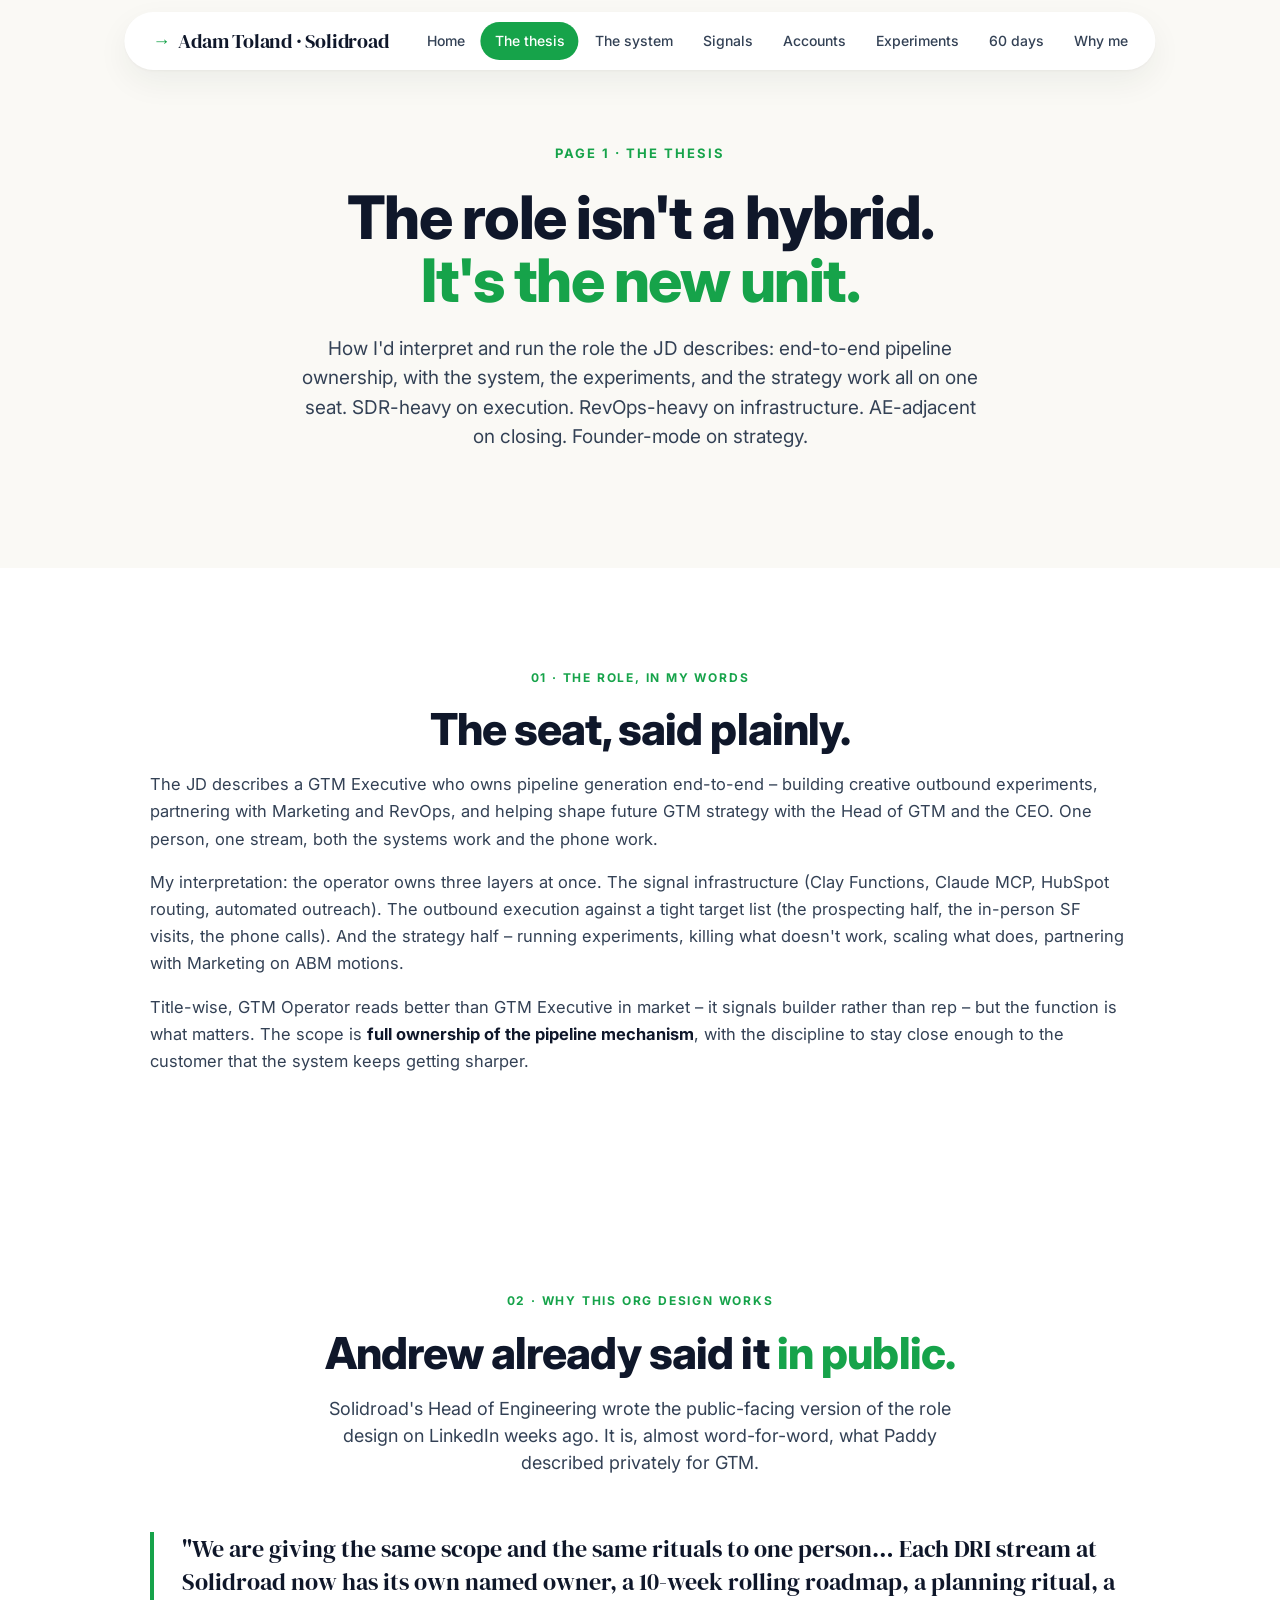
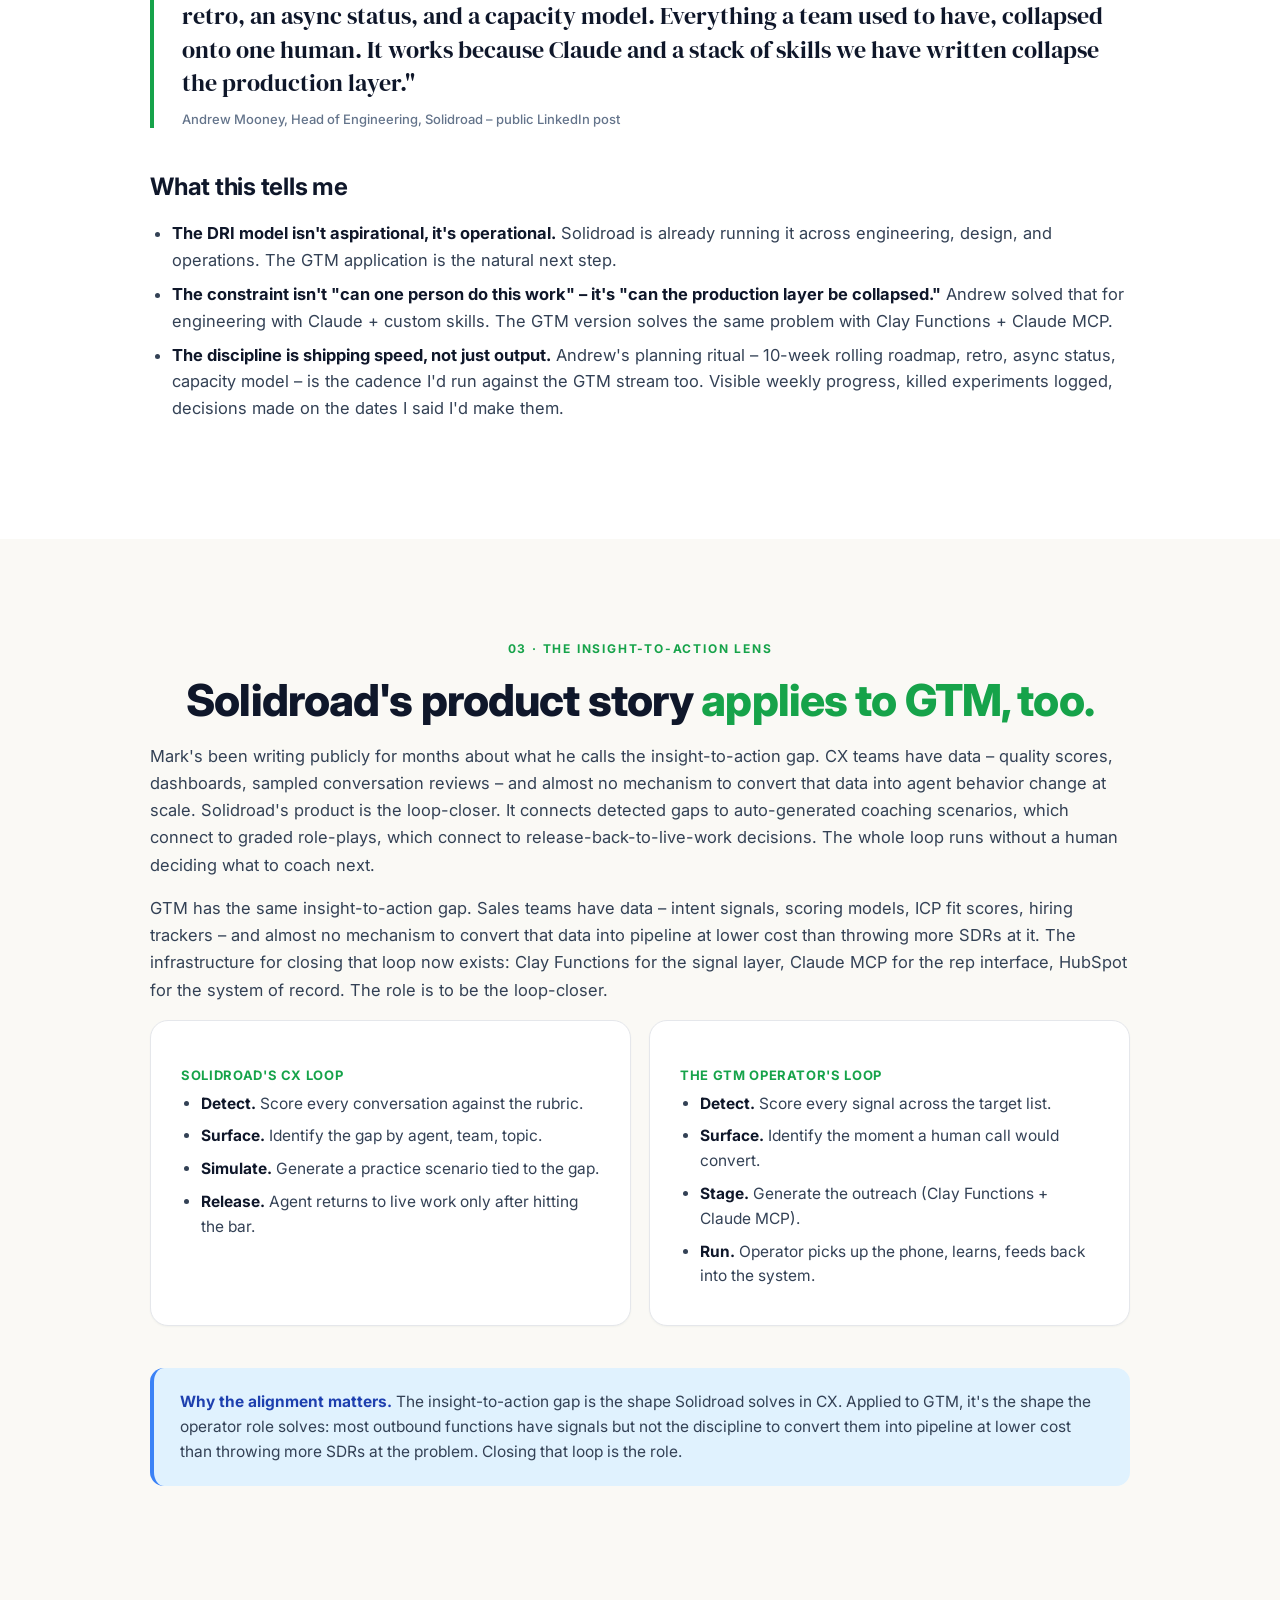
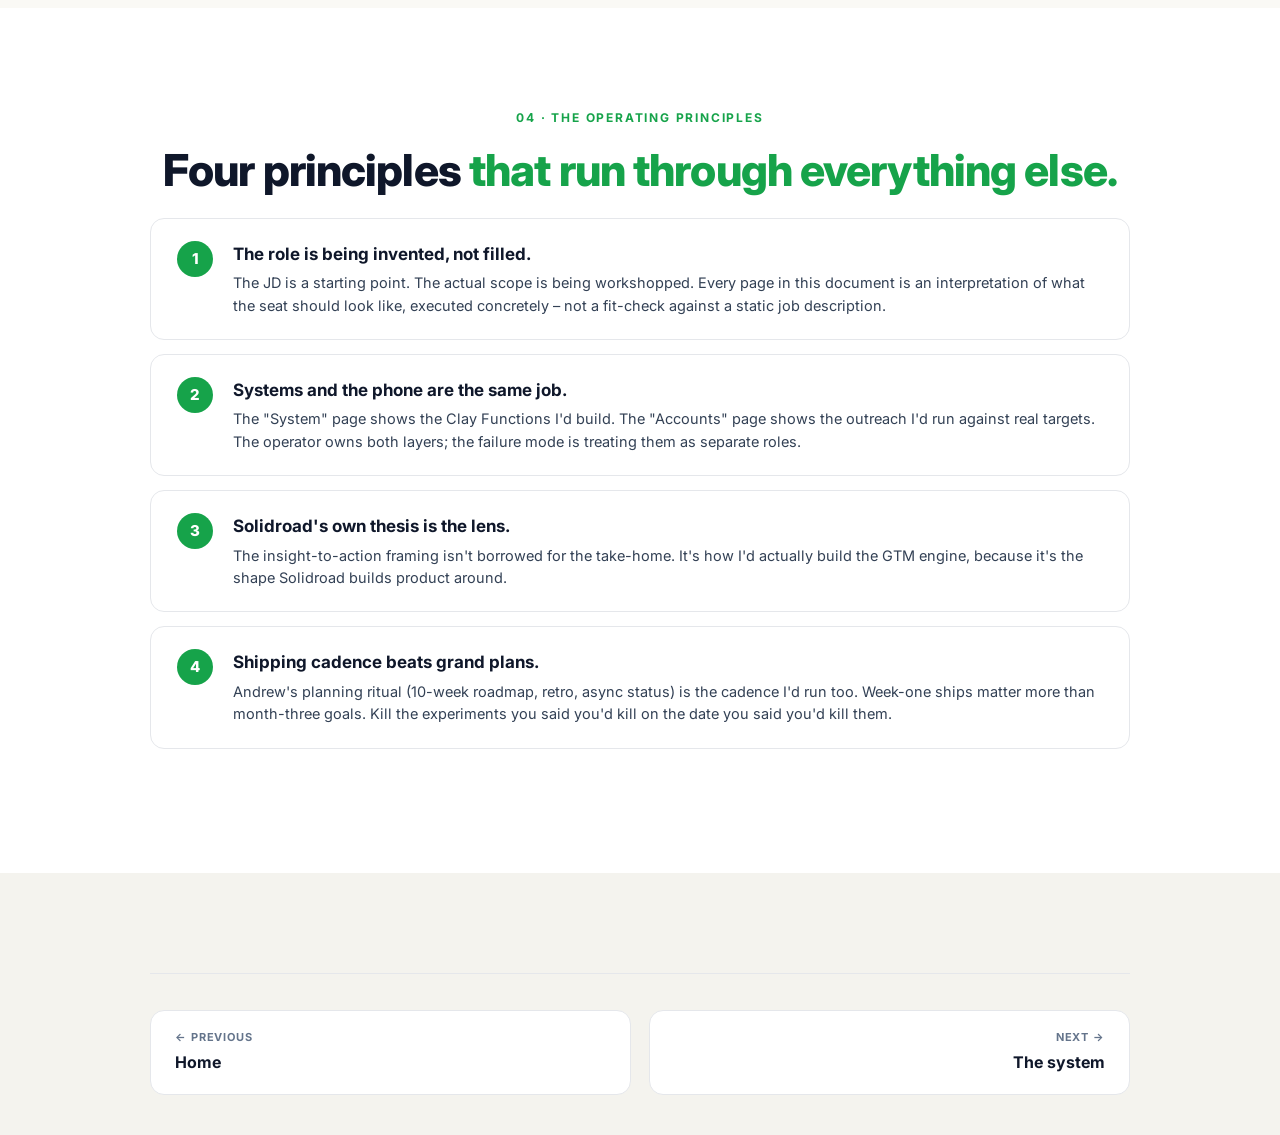
<file: thesis.html>
<!DOCTYPE html>
<html lang="en">
<head>
<meta charset="UTF-8" />
<meta name="viewport" content="width=device-width, initial-scale=1.0" />
<title>The thesis – Solidroad take-home</title>
<link rel="stylesheet" href="styles.css" />
</head>
<body>

<header class="topbar">
  <a href="index.html" class="topbar-brand">Adam Toland · Solidroad</a>
  <nav class="nav-pills">
    <a href="index.html">Home</a>
    <a href="thesis.html" class="active">The thesis</a>
    <a href="system.html">The system</a>
    <a href="signals.html">Signals</a>
    <a href="accounts.html">Accounts</a>
    <a href="experiments.html">Experiments</a>
    <a href="plan.html">60 days</a>
    <a href="about.html">Why me</a>
  </nav>
</header>

<section class="hero">
  <div class="hero-inner">
    <div class="hero-eyebrow">Page 1 · The thesis</div>
    <h1>The role isn't a hybrid. <span class="accent">It's the new unit.</span></h1>
    <p class="hero-sub">How I'd interpret and run the role the JD describes: end-to-end pipeline ownership, with the system, the experiments, and the strategy work all on one seat. SDR-heavy on execution. RevOps-heavy on infrastructure. AE-adjacent on closing. Founder-mode on strategy.</p>
  </div>
</section>

<section class="section white">
  <div class="section-inner">
    <span class="section-eyebrow">01 · the role, in my words</span>
    <h2>The seat, said plainly.</h2>

    <p>The JD describes a GTM Executive who owns pipeline generation end-to-end – building creative outbound experiments, partnering with Marketing and RevOps, and helping shape future GTM strategy with the Head of GTM and the CEO. One person, one stream, both the systems work and the phone work.</p>

    <p>My interpretation: the operator owns three layers at once. The signal infrastructure (Clay Functions, Claude MCP, HubSpot routing, automated outreach). The outbound execution against a tight target list (the prospecting half, the in-person SF visits, the phone calls). And the strategy half – running experiments, killing what doesn't work, scaling what does, partnering with Marketing on ABM motions.</p>

    <p>Title-wise, GTM Operator reads better than GTM Executive in market – it signals builder rather than rep – but the function is what matters. The scope is <strong>full ownership of the pipeline mechanism</strong>, with the discipline to stay close enough to the customer that the system keeps getting sharper.</p>
  </div>
</section>


<section class="section white">
  <div class="section-inner">
    <span class="section-eyebrow">02 · why this org design works</span>
    <h2>Andrew already said it <span class="accent">in public.</span></h2>
    <p class="section-sub">Solidroad's Head of Engineering wrote the public-facing version of the role design on LinkedIn weeks ago. It is, almost word-for-word, what Paddy described privately for GTM.</p>

    <div class="quote">
      "We are giving the same scope and the same rituals to one person… Each DRI stream at Solidroad now has its own named owner, a 10-week rolling roadmap, a planning ritual, a retro, an async status, and a capacity model. Everything a team used to have, collapsed onto one human. It works because Claude and a stack of skills we have written collapse the production layer."
      <span class="quote-attribution">Andrew Mooney, Head of Engineering, Solidroad – public LinkedIn post</span>
    </div>

    <h3>What this tells me</h3>
    <ul>
      <li><strong>The DRI model isn't aspirational, it's operational.</strong> Solidroad is already running it across engineering, design, and operations. The GTM application is the natural next step.</li>
      <li><strong>The constraint isn't "can one person do this work" – it's "can the production layer be collapsed."</strong> Andrew solved that for engineering with Claude + custom skills. The GTM version solves the same problem with Clay Functions + Claude MCP.</li>
      <li><strong>The discipline is shipping speed, not just output.</strong> Andrew's planning ritual – 10-week rolling roadmap, retro, async status, capacity model – is the cadence I'd run against the GTM stream too. Visible weekly progress, killed experiments logged, decisions made on the dates I said I'd make them.</li>
    </ul>
  </div>
</section>

<section class="section">
  <div class="section-inner">
    <span class="section-eyebrow">03 · the insight-to-action lens</span>
    <h2>Solidroad's product story <span class="accent">applies to GTM, too.</span></h2>

    <p>Mark's been writing publicly for months about what he calls the insight-to-action gap. CX teams have data – quality scores, dashboards, sampled conversation reviews – and almost no mechanism to convert that data into agent behavior change at scale. Solidroad's product is the loop-closer. It connects detected gaps to auto-generated coaching scenarios, which connect to graded role-plays, which connect to release-back-to-live-work decisions. The whole loop runs without a human deciding what to coach next.</p>

    <p>GTM has the same insight-to-action gap. Sales teams have data – intent signals, scoring models, ICP fit scores, hiring trackers – and almost no mechanism to convert that data into pipeline at lower cost than throwing more SDRs at it. The infrastructure for closing that loop now exists: Clay Functions for the signal layer, Claude MCP for the rep interface, HubSpot for the system of record. The role is to be the loop-closer.</p>

    <div class="card-grid">
      <div class="card">
        <h4>Solidroad's CX loop</h4>
        <ul>
          <li><strong>Detect.</strong> Score every conversation against the rubric.</li>
          <li><strong>Surface.</strong> Identify the gap by agent, team, topic.</li>
          <li><strong>Simulate.</strong> Generate a practice scenario tied to the gap.</li>
          <li><strong>Release.</strong> Agent returns to live work only after hitting the bar.</li>
        </ul>
      </div>
      <div class="card">
        <h4>The GTM operator's loop</h4>
        <ul>
          <li><strong>Detect.</strong> Score every signal across the target list.</li>
          <li><strong>Surface.</strong> Identify the moment a human call would convert.</li>
          <li><strong>Stage.</strong> Generate the outreach (Clay Functions + Claude MCP).</li>
          <li><strong>Run.</strong> Operator picks up the phone, learns, feeds back into the system.</li>
        </ul>
      </div>
    </div>

    <div class="highlight blue">
      <strong>Why the alignment matters.</strong> The insight-to-action gap is the shape Solidroad solves in CX. Applied to GTM, it's the shape the operator role solves: most outbound functions have signals but not the discipline to convert them into pipeline at lower cost than throwing more SDRs at the problem. Closing that loop is the role.
    </div>
  </div>
</section>

<section class="section white">
  <div class="section-inner">
    <span class="section-eyebrow">04 · the operating principles</span>
    <h2>Four principles <span class="accent">that run through everything else.</span></h2>

    <div class="steps">
      <div class="step">
        <div class="step-num">1</div>
        <div class="step-body">
          <div class="step-title">The role is being invented, not filled.</div>
          <div class="step-desc">The JD is a starting point. The actual scope is being workshopped. Every page in this document is an interpretation of what the seat should look like, executed concretely – not a fit-check against a static job description.</div>
        </div>
      </div>
      <div class="step">
        <div class="step-num">2</div>
        <div class="step-body">
          <div class="step-title">Systems and the phone are the same job.</div>
          <div class="step-desc">The "System" page shows the Clay Functions I'd build. The "Accounts" page shows the outreach I'd run against real targets. The operator owns both layers; the failure mode is treating them as separate roles.</div>
        </div>
      </div>
      <div class="step">
        <div class="step-num">3</div>
        <div class="step-body">
          <div class="step-title">Solidroad's own thesis is the lens.</div>
          <div class="step-desc">The insight-to-action framing isn't borrowed for the take-home. It's how I'd actually build the GTM engine, because it's the shape Solidroad builds product around.</div>
        </div>
      </div>
      <div class="step">
        <div class="step-num">4</div>
        <div class="step-body">
          <div class="step-title">Shipping cadence beats grand plans.</div>
          <div class="step-desc">Andrew's planning ritual (10-week roadmap, retro, async status) is the cadence I'd run too. Week-one ships matter more than month-three goals. Kill the experiments you said you'd kill on the date you said you'd kill them.</div>
        </div>
      </div>
    </div>
  </div>
</section>

<div class="section soft" style="padding: 40px 24px;">
  <div class="footer-nav">
    <a href="index.html">
      <span class="label">← Previous</span>
      <span class="title">Home</span>
    </a>
    <a href="system.html" class="next">
      <span class="label">Next →</span>
      <span class="title">The system</span>
    </a>
  </div>
</div>

</body>
</html>
</file>
<file: styles.css>
/* Solidroad take-home design system — mirrors solidroad.com */

@import url('https://fonts.googleapis.com/css2?family=Inter:wght@400;500;600;700;800;900&family=DM+Serif+Display&display=swap');

:root {
  /* Greens */
  --green-primary: #16a34a;
  --green-bright: #22c55e;
  --green-soft: #dcfce7;
  --green-eyebrow: #16a34a;
  --green-dark: #14532d;
  --green-forest: #0f3a20;

  /* Yellows */
  --yellow-accent: #fbbf24;
  --yellow-warm: #fcd34d;
  --yellow-soft: #fef3c7;

  /* Neutrals */
  --bg-cream: #faf9f5;
  --bg-soft: #f4f3ee;
  --bg-white: #ffffff;
  --text-dark: #0f172a;
  --text-body: #334155;
  --text-muted: #64748b;
  --text-soft: #94a3b8;
  --border: #e5e7eb;
  --border-soft: #f1f5f9;

  /* Accents */
  --sky-soft: #e0f2fe;
  --blue-accent: #3b82f6;
  --red-warning: #dc2626;
  --orange-warning: #ea580c;
}

* { margin: 0; padding: 0; box-sizing: border-box; }
html { scroll-behavior: smooth; }
body {
  font-family: 'Inter', -apple-system, BlinkMacSystemFont, sans-serif;
  background: var(--bg-cream);
  color: var(--text-body);
  line-height: 1.6;
  -webkit-font-smoothing: antialiased;
  font-size: 16px;
}

a { color: var(--green-primary); text-decoration: none; transition: opacity 0.2s; }
a:hover { opacity: 0.75; }

/* TOPBAR — mimics solidroad.com floating nav */
.topbar {
  position: fixed;
  top: 12px;
  left: 50%;
  transform: translateX(-50%);
  z-index: 100;
  background: var(--bg-white);
  border-radius: 100px;
  padding: 10px 14px 10px 28px;
  box-shadow: 0 1px 3px rgba(0,0,0,0.04), 0 12px 32px rgba(15,58,32,0.06);
  display: flex;
  align-items: center;
  gap: 16px;
  max-width: calc(100vw - 24px);
  overflow-x: auto;
  scrollbar-width: none;
}
.topbar::-webkit-scrollbar { display: none; }
.topbar-brand {
  font-family: 'DM Serif Display', serif;
  font-size: 20px;
  color: var(--text-dark);
  font-weight: 400;
  letter-spacing: -0.01em;
  white-space: nowrap;
  padding-right: 8px;
  display: flex;
  align-items: center;
  gap: 8px;
}
.topbar-brand::before {
  content: '→';
  color: var(--green-primary);
  font-size: 18px;
}
.nav-pills {
  display: flex;
  gap: 2px;
  align-items: center;
}
.nav-pills a {
  padding: 8px 14px;
  font-size: 14px;
  font-weight: 500;
  color: var(--text-body);
  border-radius: 100px;
  white-space: nowrap;
  transition: all 0.15s;
}
.nav-pills a:hover { background: var(--bg-soft); color: var(--text-dark); opacity: 1; }
.nav-pills a.active {
  background: var(--green-primary);
  color: white;
}
.nav-cta {
  background: var(--green-primary);
  color: white !important;
  padding: 9px 18px !important;
  border-radius: 100px;
  font-weight: 600 !important;
  font-size: 14px !important;
  display: flex;
  align-items: center;
  gap: 6px;
  margin-left: 4px;
}
.nav-cta:hover { background: var(--green-dark); opacity: 1; }
.nav-cta::after { content: '→'; }

/* HERO */
.hero {
  padding: 140px 24px 80px;
  text-align: center;
  background: var(--bg-cream);
  position: relative;
  overflow: hidden;
}
.hero-inner {
  max-width: 860px;
  margin: 0 auto;
  position: relative;
  z-index: 1;
}
.hero-eyebrow {
  display: inline-block;
  font-size: 13px;
  font-weight: 700;
  color: var(--green-primary);
  letter-spacing: 0.15em;
  text-transform: uppercase;
  margin-bottom: 22px;
}
.hero h1 {
  font-size: 60px;
  font-weight: 800;
  line-height: 1.05;
  letter-spacing: -0.025em;
  color: var(--text-dark);
  margin-bottom: 22px;
}
.hero h1 .accent {
  color: var(--green-primary);
  display: block;
}
.hero-sub {
  font-size: 19px;
  line-height: 1.55;
  color: var(--text-body);
  max-width: 680px;
  margin: 0 auto 36px;
}
.hero-cta-row {
  display: flex;
  gap: 12px;
  justify-content: center;
  flex-wrap: wrap;
  margin-bottom: 60px;
}

/* BUTTONS */
.btn {
  display: inline-flex;
  align-items: center;
  gap: 8px;
  padding: 14px 26px;
  border-radius: 100px;
  font-weight: 600;
  font-size: 15px;
  border: none;
  cursor: pointer;
  text-decoration: none;
  transition: transform 0.15s, box-shadow 0.15s, background 0.15s;
}
.btn::after { content: '→'; font-size: 16px; }
.btn-primary {
  background: var(--green-primary);
  color: white;
}
.btn-primary:hover {
  background: var(--green-dark);
  transform: translateY(-1px);
  opacity: 1;
}
.btn-yellow {
  background: var(--yellow-accent);
  color: var(--text-dark);
}
.btn-yellow:hover {
  background: var(--yellow-warm);
  transform: translateY(-1px);
  opacity: 1;
}
.btn-ghost {
  background: transparent;
  color: var(--text-dark);
  border: 1px solid var(--border);
}
.btn-ghost:hover { background: var(--bg-white); opacity: 1; }

/* LOGO STRIP */
.logo-strip {
  display: flex;
  gap: 56px;
  align-items: center;
  justify-content: center;
  flex-wrap: wrap;
  padding: 30px 24px 10px;
  max-width: 1080px;
  margin: 0 auto;
  opacity: 0.7;
}
.logo-strip span {
  font-family: 'Inter', sans-serif;
  font-weight: 800;
  font-size: 16px;
  color: var(--text-muted);
  letter-spacing: 0.05em;
}

/* SECTIONS */
.section {
  padding: 100px 24px;
  background: var(--bg-cream);
}
.section.white { background: var(--bg-white); }
.section.soft { background: var(--bg-soft); }
.section-inner {
  max-width: 980px;
  margin: 0 auto;
}
.section-inner.wide { max-width: 1120px; }

.section-eyebrow {
  display: block;
  font-size: 12px;
  font-weight: 700;
  color: var(--green-primary);
  letter-spacing: 0.15em;
  text-transform: uppercase;
  margin-bottom: 18px;
  text-align: center;
}
.section h2 {
  font-size: 44px;
  font-weight: 800;
  line-height: 1.1;
  letter-spacing: -0.02em;
  color: var(--text-dark);
  margin-bottom: 18px;
  text-align: center;
}
.section h2.left { text-align: left; }
.section .section-sub {
  font-size: 18px;
  color: var(--text-body);
  max-width: 680px;
  margin: 0 auto 56px;
  text-align: center;
  line-height: 1.5;
}
.section .section-sub.left { text-align: left; margin-left: 0; }

.section h3 {
  font-size: 24px;
  font-weight: 700;
  letter-spacing: -0.01em;
  color: var(--text-dark);
  margin-top: 40px;
  margin-bottom: 14px;
}
.section h4 {
  font-size: 17px;
  font-weight: 700;
  color: var(--green-primary);
  margin-top: 24px;
  margin-bottom: 8px;
  text-transform: uppercase;
  letter-spacing: 0.05em;
}
.section p {
  font-size: 16.5px;
  line-height: 1.65;
  color: var(--text-body);
  margin-bottom: 16px;
}
.section ul, .section ol {
  padding-left: 22px;
  margin-bottom: 18px;
}
.section li {
  margin-bottom: 8px;
  font-size: 16.5px;
  color: var(--text-body);
  line-height: 1.6;
}
.section strong { color: var(--text-dark); font-weight: 700; }

/* CARDS */
.card {
  background: var(--bg-white);
  border: 1px solid var(--border);
  border-radius: 18px;
  padding: 28px 30px;
  margin-bottom: 20px;
  box-shadow: 0 1px 2px rgba(15,58,32,0.04);
  transition: transform 0.2s, box-shadow 0.2s;
}
.card.lift:hover {
  transform: translateY(-3px);
  box-shadow: 0 12px 32px rgba(15,58,32,0.08);
}
.card h3 {
  font-size: 19px;
  font-weight: 700;
  color: var(--text-dark);
  margin-top: 0;
  margin-bottom: 10px;
}
.card h4 {
  font-size: 13px;
  font-weight: 700;
  color: var(--green-primary);
  margin-top: 16px;
  margin-bottom: 6px;
  text-transform: uppercase;
  letter-spacing: 0.05em;
}
.card p, .card li {
  font-size: 15.5px;
  line-height: 1.6;
  color: var(--text-body);
}
.card ul { padding-left: 20px; margin-bottom: 8px; }

.card-grid {
  display: grid;
  grid-template-columns: 1fr 1fr;
  gap: 18px;
}
.card-grid-3 {
  display: grid;
  grid-template-columns: 1fr 1fr 1fr;
  gap: 16px;
}
@media (max-width: 800px) {
  .card-grid, .card-grid-3 { grid-template-columns: 1fr; }
}

/* HIGHLIGHT BOXES */
.highlight {
  border-radius: 14px;
  padding: 22px 26px;
  margin: 22px 0;
  font-size: 15.5px;
  line-height: 1.6;
}
.highlight.green {
  background: var(--green-soft);
  border-left: 4px solid var(--green-primary);
}
.highlight.green strong { color: var(--green-dark); }
.highlight.yellow {
  background: var(--yellow-soft);
  border-left: 4px solid var(--yellow-accent);
}
.highlight.yellow strong { color: #92400e; }
.highlight.blue {
  background: var(--sky-soft);
  border-left: 4px solid var(--blue-accent);
}
.highlight.blue strong { color: #1e40af; }
.highlight.red {
  background: #fee2e2;
  border-left: 4px solid var(--red-warning);
}
.highlight.red strong { color: #991b1b; }

/* QUOTES */
.quote {
  font-family: 'DM Serif Display', serif;
  font-size: 24px;
  line-height: 1.4;
  color: var(--text-dark);
  font-weight: 400;
  margin: 32px 0;
  padding: 0 0 0 28px;
  border-left: 4px solid var(--green-primary);
  position: relative;
}
.quote-small {
  font-family: 'Inter', sans-serif;
  font-style: italic;
  font-size: 17px;
  line-height: 1.5;
  color: var(--text-body);
  padding: 0 0 0 20px;
  border-left: 3px solid var(--yellow-accent);
  margin: 20px 0;
}
.quote-attribution {
  display: block;
  margin-top: 10px;
  font-family: 'Inter', sans-serif;
  font-size: 13px;
  font-weight: 500;
  color: var(--text-muted);
  font-style: normal;
}

/* METRICS */
.metric-row {
  display: grid;
  grid-template-columns: repeat(4, 1fr);
  gap: 14px;
  margin: 24px 0 32px;
}
@media (max-width: 720px) {
  .metric-row { grid-template-columns: 1fr 1fr; }
}
.metric {
  background: var(--bg-white);
  border: 1px solid var(--border);
  border-radius: 14px;
  padding: 20px 22px;
  text-align: left;
}
.metric .num {
  font-size: 30px;
  font-weight: 800;
  color: var(--green-primary);
  letter-spacing: -0.02em;
  line-height: 1.1;
}
.metric .label {
  font-size: 12.5px;
  color: var(--text-muted);
  text-transform: uppercase;
  letter-spacing: 0.06em;
  margin-top: 6px;
  font-weight: 600;
}

/* TABLES */
table {
  width: 100%;
  border-collapse: collapse;
  margin: 18px 0;
  background: var(--bg-white);
  border: 1px solid var(--border);
  border-radius: 14px;
  overflow: hidden;
}
th, td {
  padding: 14px 18px;
  text-align: left;
  border-bottom: 1px solid var(--border-soft);
  font-size: 14.5px;
  vertical-align: top;
}
th {
  background: var(--bg-soft);
  color: var(--text-dark);
  font-weight: 700;
  font-size: 12.5px;
  text-transform: uppercase;
  letter-spacing: 0.06em;
}
tr:last-child td { border-bottom: none; }
td strong { color: var(--text-dark); }

/* TAGS */
.tag {
  display: inline-block;
  padding: 4px 12px;
  border-radius: 100px;
  font-size: 12px;
  font-weight: 600;
  background: var(--green-soft);
  color: var(--green-dark);
  margin-right: 6px;
  margin-bottom: 4px;
  letter-spacing: 0.02em;
}
.tag.yellow { background: var(--yellow-soft); color: #92400e; }
.tag.blue { background: var(--sky-soft); color: #1e40af; }
.tag.gray { background: var(--bg-soft); color: var(--text-muted); }

/* DETAILS / ACCORDIONS */
details {
  background: var(--bg-white);
  border: 1px solid var(--border);
  border-radius: 14px;
  margin-bottom: 12px;
  overflow: hidden;
  transition: border-color 0.2s;
}
details[open] { border-color: var(--green-primary); }
summary {
  padding: 18px 24px;
  cursor: pointer;
  font-weight: 600;
  font-size: 16px;
  color: var(--text-dark);
  display: flex;
  align-items: center;
  gap: 10px;
  user-select: none;
}
summary::before {
  content: '+';
  color: var(--green-primary);
  font-size: 22px;
  font-weight: 400;
  line-height: 1;
  transition: transform 0.2s;
}
details[open] summary::before { content: '–'; }
summary::-webkit-details-marker { display: none; }
.detail-body { padding: 0 24px 22px; font-size: 15.5px; line-height: 1.6; }
.detail-body p { margin-bottom: 12px; }
.detail-body ul { padding-left: 20px; margin-bottom: 12px; }
.detail-body li { margin-bottom: 6px; font-size: 15.5px; }

/* CODE BLOCK (for sample outreach / scripts) */
.codeblock {
  background: var(--green-forest);
  color: #f1f5f9;
  border-radius: 14px;
  padding: 22px 26px;
  font-family: 'SF Mono', Monaco, 'Cascadia Code', monospace;
  font-size: 13.5px;
  line-height: 1.65;
  margin: 16px 0;
  white-space: pre-wrap;
  overflow-x: auto;
}
.codeblock.email {
  background: var(--bg-white);
  color: var(--text-body);
  border: 1px solid var(--border);
  font-family: 'Inter', sans-serif;
  font-size: 15px;
  line-height: 1.6;
}
.codeblock.email .subject {
  font-weight: 700;
  color: var(--text-dark);
  border-bottom: 1px solid var(--border-soft);
  padding-bottom: 10px;
  margin-bottom: 12px;
  font-size: 14px;
}
.codeblock.email .meta {
  font-size: 12px;
  color: var(--text-muted);
  text-transform: uppercase;
  letter-spacing: 0.05em;
  font-weight: 600;
  margin-bottom: 4px;
}

/* PERSON / ACCOUNT CARDS */
.account-header {
  display: flex;
  align-items: flex-start;
  gap: 22px;
  margin-bottom: 28px;
  padding-bottom: 22px;
  border-bottom: 1px solid var(--border);
}
.account-logo {
  width: 64px;
  height: 64px;
  border-radius: 18px;
  background: var(--green-soft);
  color: var(--green-dark);
  display: flex;
  align-items: center;
  justify-content: center;
  font-weight: 800;
  font-size: 22px;
  flex-shrink: 0;
  letter-spacing: -0.02em;
}
.account-meta { flex: 1; }
.account-name {
  font-size: 28px;
  font-weight: 800;
  color: var(--text-dark);
  margin-bottom: 4px;
  letter-spacing: -0.02em;
}
.account-tagline {
  font-size: 15px;
  color: var(--text-muted);
  margin-bottom: 10px;
}

/* STEP / WORKFLOW */
.steps {
  display: grid;
  grid-template-columns: 1fr;
  gap: 14px;
  margin: 24px 0;
}
.step {
  background: var(--bg-white);
  border: 1px solid var(--border);
  border-radius: 14px;
  padding: 22px 26px;
  display: flex;
  gap: 20px;
  align-items: flex-start;
}
.step-num {
  width: 36px;
  height: 36px;
  background: var(--green-primary);
  color: white;
  border-radius: 100px;
  display: flex;
  align-items: center;
  justify-content: center;
  font-weight: 800;
  font-size: 15px;
  flex-shrink: 0;
}
.step-body { flex: 1; }
.step-title { font-size: 17px; font-weight: 700; color: var(--text-dark); margin-bottom: 4px; }
.step-desc { font-size: 14.5px; color: var(--text-body); line-height: 1.55; margin-bottom: 0; }

/* FOOTER NAV */
.footer-nav {
  display: flex;
  justify-content: space-between;
  gap: 18px;
  margin-top: 60px;
  padding-top: 36px;
  border-top: 1px solid var(--border);
  max-width: 980px;
  margin-left: auto;
  margin-right: auto;
}
.footer-nav a {
  display: flex;
  flex-direction: column;
  padding: 18px 24px;
  background: var(--bg-white);
  border: 1px solid var(--border);
  border-radius: 14px;
  flex: 1;
  transition: all 0.2s;
  text-decoration: none;
}
.footer-nav a:hover {
  border-color: var(--green-primary);
  transform: translateY(-2px);
  opacity: 1;
}
.footer-nav .label {
  font-size: 11px;
  color: var(--text-muted);
  text-transform: uppercase;
  letter-spacing: 0.08em;
  font-weight: 700;
  margin-bottom: 4px;
}
.footer-nav .title {
  font-size: 16px;
  font-weight: 700;
  color: var(--text-dark);
}
.footer-nav .next { text-align: right; align-items: flex-end; }

/* UTILITIES */
.center { text-align: center; }
.muted { color: var(--text-muted); }
.bright { color: var(--text-dark); }
.accent { color: var(--green-primary); }
.spacer-sm { height: 16px; }
.spacer-md { height: 32px; }
.spacer-lg { height: 56px; }

/* RESPONSIVE */
@media (max-width: 720px) {
  .hero { padding: 110px 20px 60px; }
  .hero h1 { font-size: 40px; }
  .section { padding: 60px 20px; }
  .section h2 { font-size: 32px; }
  .topbar { padding: 8px 8px 8px 16px; }
  .topbar-brand { font-size: 17px; }
  .nav-pills a { padding: 6px 10px; font-size: 13px; }
}
</file>
